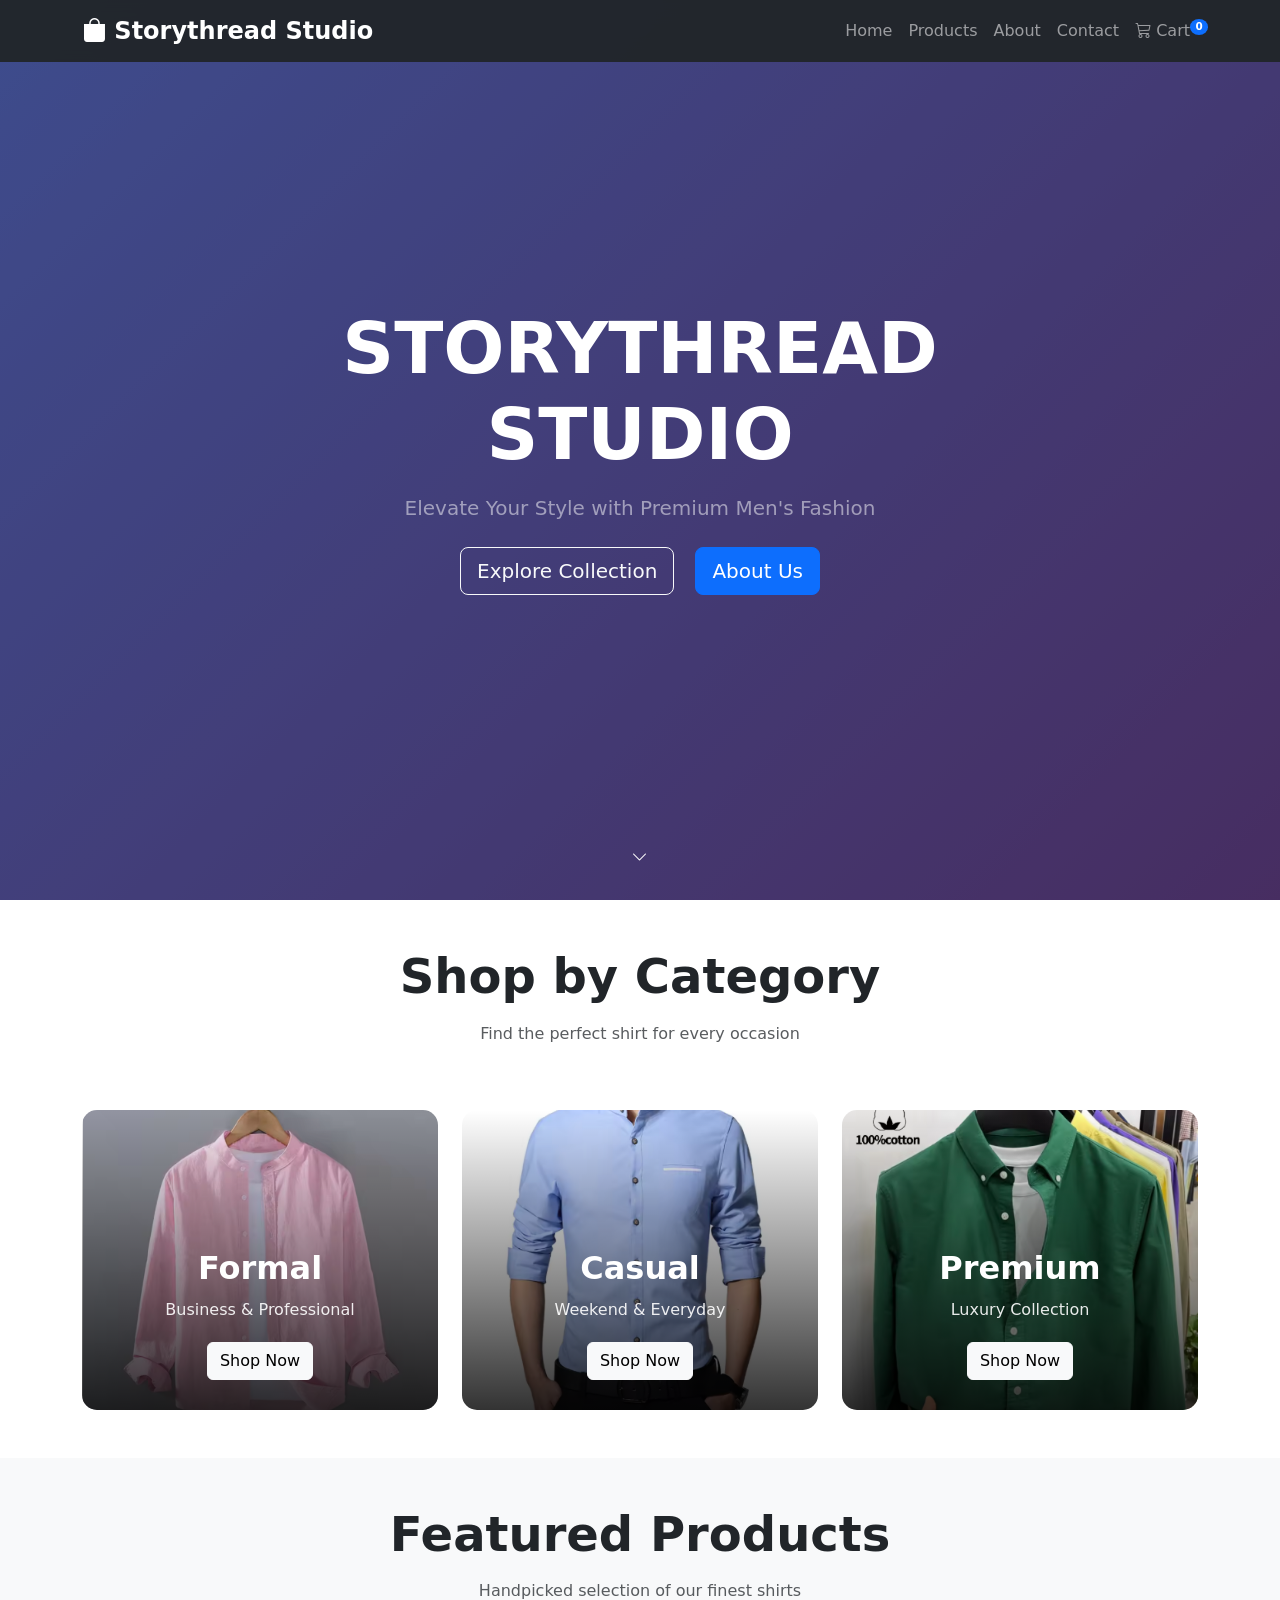
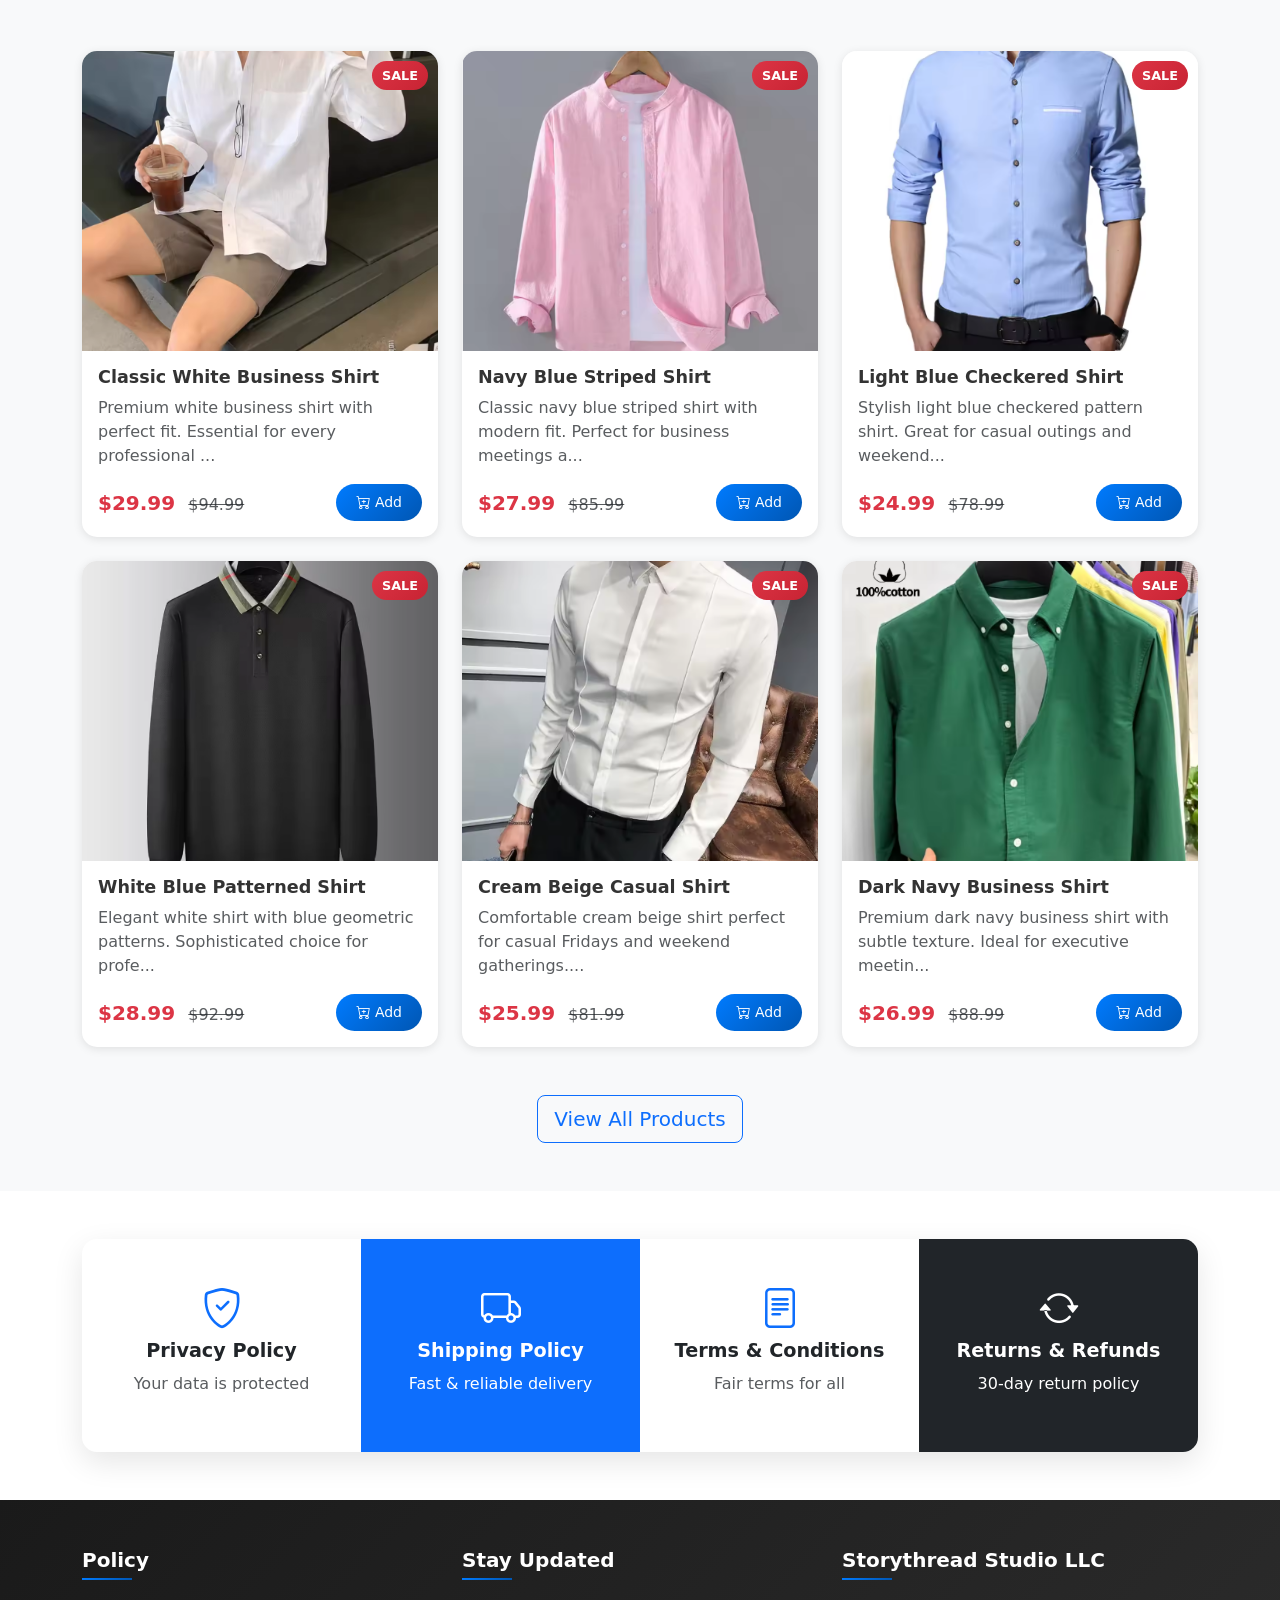
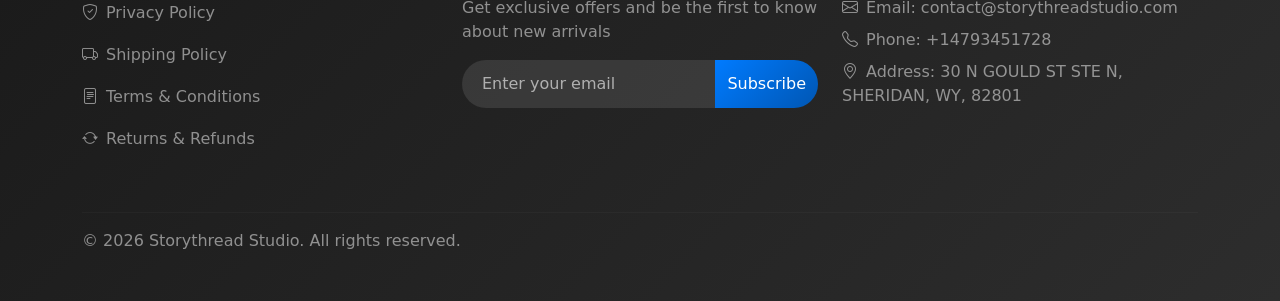
<file: index.html>
<!DOCTYPE html>
<html lang="en">
<head>
    <meta charset="UTF-8">
    <meta name="viewport" content="width=device-width, initial-scale=1.0">
    <title>Storythread Studio - Premium Men's Fashion</title>
    
    <!-- Bootstrap CSS -->
    <link href="https://cdn.jsdelivr.net/npm/bootstrap@5.3.0/dist/css/bootstrap.min.css" rel="stylesheet">
    <!-- Bootstrap Icons -->
    <link rel="stylesheet" href="https://cdn.jsdelivr.net/npm/bootstrap-icons@1.11.0/font/bootstrap-icons.css">
    <!-- Custom CSS -->
    <link rel="stylesheet" href="css/style.css">
</head>
<body>
    <!-- Navigation -->
    <nav class="navbar navbar-expand-lg navbar-dark bg-dark fixed-top">
        <div class="container">
            <a class="navbar-brand" href="index.html">
                <i class="bi bi-bag-fill"></i> Storythread Studio
            </a>
            <button class="navbar-toggler" type="button" data-bs-toggle="collapse" data-bs-target="#navbarNav">
                <span class="navbar-toggler-icon"></span>
            </button>
            <div class="collapse navbar-collapse" id="navbarNav">
                <ul class="navbar-nav ms-auto">
                    <li class="nav-item">
                        <a class="nav-link" href="index.html">Home</a>
                    </li>
                    <li class="nav-item">
                        <a class="nav-link" href="products.html">Products</a>
                    </li>
                    <li class="nav-item">
                        <a class="nav-link" href="about.html">About</a>
                    </li>
                    <li class="nav-item">
                        <a class="nav-link" href="contact.html">Contact</a>
                    </li>
                    <li class="nav-item">
                        <a class="nav-link" href="cart.html">
                            <i class="bi bi-cart3"></i> Cart
                            <span class="badge bg-primary cart-count">0</span>
                        </a>
                    </li>
                </ul>
            </div>
        </div>
    </nav>

    <!-- Hero Section -->
    <section class="hero-section-modern">
        <div class="hero-overlay"></div>
        <div class="container h-100">
            <div class="row h-100 align-items-center">
                <div class="col-lg-12 text-center">
                    <div class="hero-content">
                        <h1 class="display-2 fw-bold text-white mb-3 animate-fade-in">STORYTHREAD STUDIO</h1>
                        <p class="lead text-white-50 mb-4 animate-slide-up">Elevate Your Style with Premium Men's Fashion</p>
                        <div class="hero-buttons animate-slide-up-delay">
                            <a href="#products" class="btn btn-outline-light btn-lg me-3">Explore Collection</a>
                            <a href="about.html" class="btn btn-primary btn-lg">About Us</a>
                        </div>
                    </div>
                </div>
            </div>
        </div>
        <div class="scroll-indicator">
            <i class="bi bi-chevron-down text-white"></i>
        </div>
    </section>

    <!-- Categories Section -->
    <section class="py-5">
        <div class="container">
            <div class="row text-center mb-5">
                <div class="col-lg-8 mx-auto">
                    <h2 class="display-5 fw-bold mb-3">Shop by Category</h2>
                    <p class="text-muted">Find the perfect shirt for every occasion</p>
                </div>
            </div>
            <div class="row g-4">
                <div class="col-md-4">
                    <div class="category-card">
                        <div class="category-image">
                            <img src="san pham 2/Ảnh chụp màn hình 2026-03-25 174828.png" alt="Formal Shirts">
                        </div>
                        <div class="category-overlay">
                            <h3>Formal</h3>
                            <p>Business & Professional</p>
                            <a href="products.html?category=formal" class="btn btn-light">Shop Now</a>
                        </div>
                    </div>
                </div>
                <div class="col-md-4">
                    <div class="category-card">
                        <div class="category-image">
                            <img src="san pham 3/Ảnh chụp màn hình 2026-03-25 175047.png" alt="Casual Shirts">
                        </div>
                        <div class="category-overlay">
                            <h3>Casual</h3>
                            <p>Weekend & Everyday</p>
                            <a href="products.html?category=casual" class="btn btn-light">Shop Now</a>
                        </div>
                    </div>
                </div>
                <div class="col-md-4">
                    <div class="category-card">
                        <div class="category-image">
                            <img src="san pham 6/Ảnh chụp màn hình 2026-03-25 175507.png" alt="Premium Collection">
                        </div>
                        <div class="category-overlay">
                            <h3>Premium</h3>
                            <p>Luxury Collection</p>
                            <a href="products.html?category=premium" class="btn btn-light">Shop Now</a>
                        </div>
                    </div>
                </div>
            </div>
        </div>
    </section>

    <!-- Featured Products -->
    <section id="products" class="py-5 bg-light">
        <div class="container">
            <div class="text-center mb-5">
                <h2 class="display-5 fw-bold mb-3">Featured Products</h2>
                <p class="text-muted">Handpicked selection of our finest shirts</p>
            </div>
            <div class="row" id="product-grid">
                <!-- Products will be loaded here by JavaScript -->
            </div>
            <div class="text-center mt-4">
                <a href="products.html" class="btn btn-outline-primary btn-lg">View All Products</a>
            </div>
        </div>
    </section>

    <!-- Features Grid -->
    <section class="py-5">
        <div class="container">
            <div class="row g-0 features-grid">
                <div class="col-lg-3 col-md-6 feature-item">
                    <div class="feature-content text-center">
                        <i class="bi bi-shield-check fs-1 text-primary mb-3"></i>
                        <h4><a href="privacy-policy.html" class="text-decoration-none text-dark">Privacy Policy</a></h4>
                        <p class="text-muted">Your data is protected</p>
                    </div>
                </div>
                <div class="col-lg-3 col-md-6 feature-item bg-primary">
                    <div class="feature-content text-center text-white">
                        <i class="bi bi-truck fs-1 mb-3"></i>
                        <h4><a href="shipping-policy.html" class="text-decoration-none text-white">Shipping Policy</a></h4>
                        <p>Fast & reliable delivery</p>
                    </div>
                </div>
                <div class="col-lg-3 col-md-6 feature-item">
                    <div class="feature-content text-center">
                        <i class="bi bi-file-text fs-1 text-primary mb-3"></i>
                        <h4><a href="terms-conditions.html" class="text-decoration-none text-dark">Terms & Conditions</a></h4>
                        <p class="text-muted">Fair terms for all</p>
                    </div>
                </div>
                <div class="col-lg-3 col-md-6 feature-item bg-dark">
                    <div class="feature-content text-center text-white">
                        <i class="bi bi-arrow-repeat fs-1 mb-3"></i>
                        <h4><a href="returns-refunds.html" class="text-decoration-none text-white">Returns & Refunds</a></h4>
                        <p>30-day return policy</p>
                    </div>
                </div>
            </div>
        </div>
    </section>

    <!-- Newsletter Section -->

    <!-- Footer -->
    <footer class="bg-dark text-white py-5">
        <div class="container">
            <div class="row">
                <!-- Policy Section -->
                <div class="col-lg-4 col-md-6 mb-4">
                    <h5 class="mb-3">Policy</h5>
                    <ul class="list-unstyled">
                        <li class="mb-2">
                            <a href="privacy-policy.html" class="text-white-50 text-decoration-none">
                                <i class="bi bi-shield-check me-2"></i>Privacy Policy
                            </a>
                        </li>
                        <li class="mb-2">
                            <a href="shipping-policy.html" class="text-white-50 text-decoration-none">
                                <i class="bi bi-truck me-2"></i>Shipping Policy
                            </a>
                        </li>
                        <li class="mb-2">
                            <a href="terms-conditions.html" class="text-white-50 text-decoration-none">
                                <i class="bi bi-file-text me-2"></i>Terms & Conditions
                            </a>
                        </li>
                        <li class="mb-2">
                            <a href="returns-refunds.html" class="text-white-50 text-decoration-none">
                                <i class="bi bi-arrow-repeat me-2"></i>Returns & Refunds
                            </a>
                        </li>
                    </ul>
                </div>
                
                <!-- Stay Updated Section -->
                <div class="col-lg-4 col-md-6 mb-4">
                    <h5 class="mb-3">Stay Updated</h5>
                    <p class="text-white-50 mb-3">Get exclusive offers and be the first to know about new arrivals</p>
                    <form class="newsletter-form">
                        <div class="input-group mb-3">
                            <input type="email" class="form-control" placeholder="Enter your email" required>
                            <button class="btn btn-primary" type="submit">Subscribe</button>
                        </div>
                    </form>
                </div>
                
                <!-- Storythread Studio Section -->
                <div class="col-lg-4 col-md-12 mb-4">
                    <h5 class="mb-3">Storythread Studio LLC</h5>
                    <p class="text-white-50 mb-2">
                        <i class="bi bi-envelope me-2"></i>Email: contact@storythreadstudio.com
                    </p>
                    <p class="text-white-50 mb-2">
                        <i class="bi bi-telephone me-2"></i>Phone: +14793451728
                    </p>
                    <p class="text-white-50 mb-0">
                        <i class="bi bi-geo-alt me-2"></i>Address: 30 N GOULD ST STE N, SHERIDAN, WY, 82801
                    </p>
                </div>
            </div>
            
            <!-- Bottom Footer -->
            <hr class="border-secondary">
            <div class="row">
                <div class="col-md-6">
                    <p class="text-white-50 mb-0">&copy; 2026 Storythread Studio. All rights reserved.</p>
                </div>
            </div>
        </div>
    </footer>

    <!-- Bootstrap JS -->
    <script src="https://cdn.jsdelivr.net/npm/bootstrap@5.3.0/dist/js/bootstrap.bundle.min.js"></script>
    <!-- Custom JS -->
    <script src="js/main.js"></script>
</body>
</html>
</file>
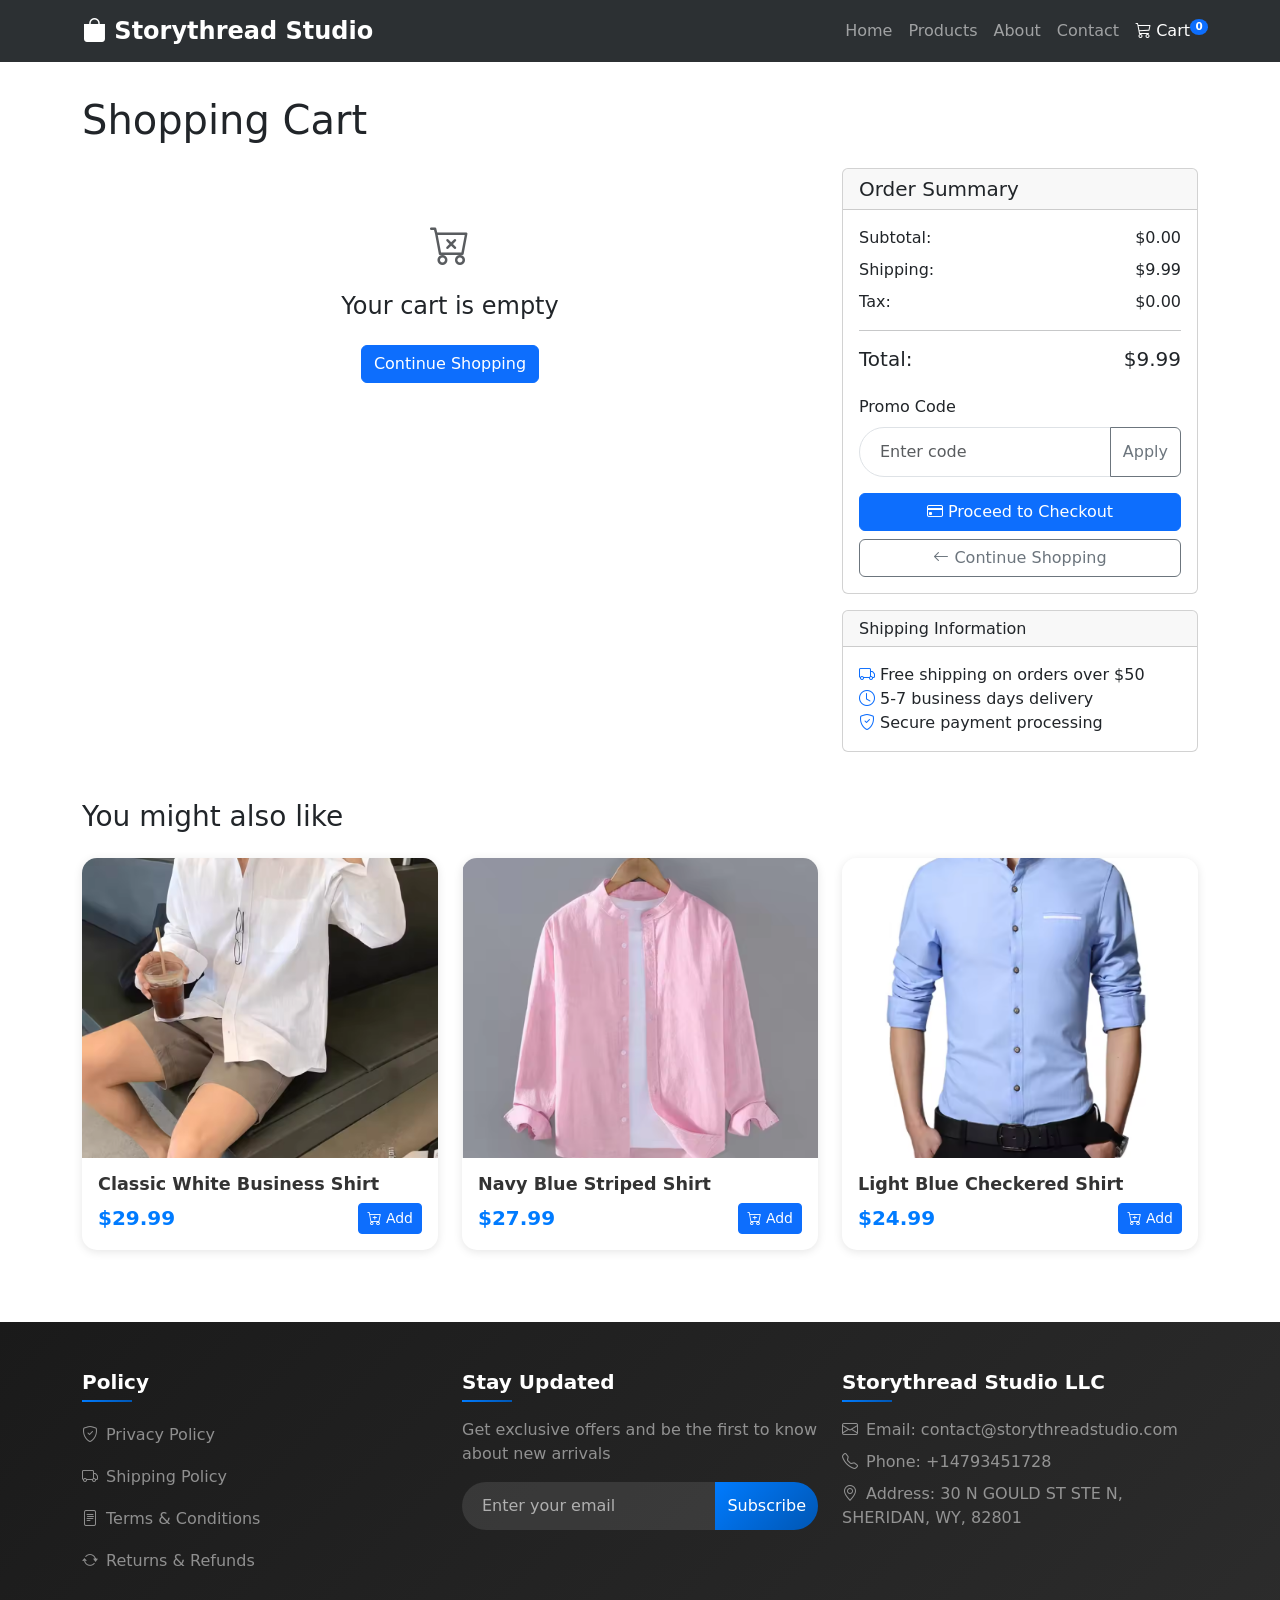
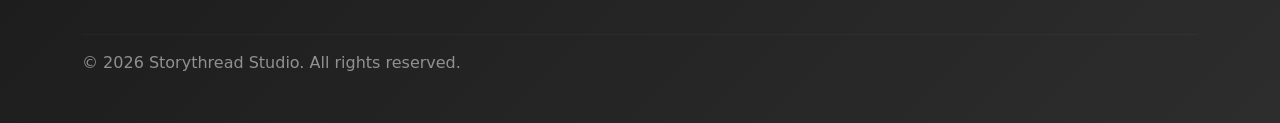
<file: cart.html>
<!DOCTYPE html>
<html lang="en">
<head>
    <meta charset="UTF-8">
    <meta name="viewport" content="width=device-width, initial-scale=1.0">
    <title>Shopping Cart - Storythread Studio</title>
    
    <!-- Bootstrap CSS -->
    <link href="https://cdn.jsdelivr.net/npm/bootstrap@5.3.0/dist/css/bootstrap.min.css" rel="stylesheet">
    <!-- Bootstrap Icons -->
    <link rel="stylesheet" href="https://cdn.jsdelivr.net/npm/bootstrap-icons@1.11.0/font/bootstrap-icons.css">
    <!-- Custom CSS -->
    <link rel="stylesheet" href="css/style.css">
</head>
<body>
    <!-- Navigation -->
    <nav class="navbar navbar-expand-lg navbar-dark bg-dark fixed-top">
        <div class="container">
            <a class="navbar-brand" href="index.html">
                <i class="bi bi-bag-fill"></i> Storythread Studio
            </a>
            <button class="navbar-toggler" type="button" data-bs-toggle="collapse" data-bs-target="#navbarNav">
                <span class="navbar-toggler-icon"></span>
            </button>
            <div class="collapse navbar-collapse" id="navbarNav">
                <ul class="navbar-nav ms-auto">
                    <li class="nav-item">
                        <a class="nav-link" href="index.html">Home</a>
                    </li>
                    <li class="nav-item">
                        <a class="nav-link" href="products.html">Products</a>
                    </li>
                    <li class="nav-item">
                        <a class="nav-link" href="about.html">About</a>
                    </li>
                    <li class="nav-item">
                        <a class="nav-link" href="contact.html">Contact</a>
                    </li>
                    <li class="nav-item">
                        <a class="nav-link active" href="cart.html">
                            <i class="bi bi-cart3"></i> Cart
                            <span class="badge bg-primary cart-count">0</span>
                        </a>
                    </li>
                </ul>
            </div>
        </div>
    </nav>

    <!-- Cart Section -->
    <section class="py-5 mt-5">
        <div class="container">
            <h1 class="mb-4">Shopping Cart</h1>
            
            <div class="row">
                <div class="col-lg-8">
                    <div id="cart-items">
                        <!-- Cart items will be loaded by JavaScript -->
                    </div>
                </div>
                
                <div class="col-lg-4">
                    <div class="card">
                        <div class="card-header">
                            <h5 class="mb-0">Order Summary</h5>
                        </div>
                        <div class="card-body">
                            <div class="d-flex justify-content-between mb-2">
                                <span>Subtotal:</span>
                                <span id="cart-subtotal">$0.00</span>
                            </div>
                            <div class="d-flex justify-content-between mb-2">
                                <span>Shipping:</span>
                                <span id="shipping-cost">$0.00</span>
                            </div>
                            <div class="d-flex justify-content-between mb-2">
                                <span>Tax:</span>
                                <span id="tax-cost">$0.00</span>
                            </div>
                            <hr>
                            <div class="d-flex justify-content-between mb-3">
                                <h5>Total:</h5>
                                <h5 id="cart-total">$0.00</h5>
                            </div>
                            
                            <div class="mb-3">
                                <label for="promo-code" class="form-label">Promo Code</label>
                                <div class="input-group">
                                    <input type="text" class="form-control" id="promo-code" placeholder="Enter code">
                                    <button class="btn btn-outline-secondary" type="button" onclick="applyPromoCode()">Apply</button>
                                </div>
                            </div>
                            
                            <button class="btn btn-primary w-100 mb-2" onclick="proceedToCheckout()">
                                <i class="bi bi-credit-card"></i> Proceed to Checkout
                            </button>
                            <a href="index.html" class="btn btn-outline-secondary w-100">
                                <i class="bi bi-arrow-left"></i> Continue Shopping
                            </a>
                        </div>
                    </div>
                    
                    <!-- Shipping Info -->
                    <div class="card mt-3">
                        <div class="card-header">
                            <h6 class="mb-0">Shipping Information</h6>
                        </div>
                        <div class="card-body">
                            <ul class="list-unstyled mb-0">
                                <li><i class="bi bi-truck text-primary"></i> Free shipping on orders over $50</li>
                                <li><i class="bi bi-clock text-primary"></i> 5-7 business days delivery</li>
                                <li><i class="bi bi-shield-check text-primary"></i> Secure payment processing</li>
                            </ul>
                        </div>
                    </div>
                </div>
            </div>
            
            <!-- Recommended Products -->
            <div class="row mt-5">
                <div class="col-12">
                    <h3 class="mb-4">You might also like</h3>
                    <div class="row" id="recommended-products">
                        <!-- Recommended products will be loaded by JavaScript -->
                    </div>
                </div>
            </div>
        </div>
    </section>

    <!-- Checkout Modal -->
    <div class="modal fade" id="checkoutModal" tabindex="-1">
        <div class="modal-dialog modal-lg">
            <div class="modal-content">
                <div class="modal-header">
                    <h5 class="modal-title">Checkout</h5>
                    <button type="button" class="btn-close" data-bs-dismiss="modal"></button>
                </div>
                <div class="modal-body">
                    <form id="checkout-form">
                        <div class="row">
                            <div class="col-md-6">
                                <h6 class="mb-3">Billing Information</h6>
                                <div class="mb-3">
                                    <label for="firstName" class="form-label">First Name</label>
                                    <input type="text" class="form-control" id="firstName" required>
                                </div>
                                <div class="mb-3">
                                    <label for="lastName" class="form-label">Last Name</label>
                                    <input type="text" class="form-control" id="lastName" required>
                                </div>
                                <div class="mb-3">
                                    <label for="email" class="form-label">Email</label>
                                    <input type="email" class="form-control" id="email" required>
                                </div>
                                <div class="mb-3">
                                    <label for="phone" class="form-label">Phone</label>
                                    <input type="tel" class="form-control" id="phone" required>
                                </div>
                            </div>
                            <div class="col-md-6">
                                <h6 class="mb-3">Shipping Address</h6>
                                <div class="mb-3">
                                    <label for="address" class="form-label">Address</label>
                                    <input type="text" class="form-control" id="address" required>
                                </div>
                                <div class="mb-3">
                                    <label for="city" class="form-label">City</label>
                                    <input type="text" class="form-control" id="city" required>
                                </div>
                                <div class="mb-3">
                                    <label for="state" class="form-label">State</label>
                                    <input type="text" class="form-control" id="state" required>
                                </div>
                                <div class="mb-3">
                                    <label for="zipCode" class="form-label">ZIP Code</label>
                                    <input type="text" class="form-control" id="zipCode" required>
                                </div>
                            </div>
                        </div>
                        
                        <h6 class="mb-3 mt-4">Payment Information</h6>
                        <div class="mb-3">
                            <label for="cardNumber" class="form-label">Card Number</label>
                            <input type="text" class="form-control" id="cardNumber" placeholder="1234 5678 9012 3456" required>
                        </div>
                        <div class="row">
                            <div class="col-md-6">
                                <div class="mb-3">
                                    <label for="expiry" class="form-label">Expiry Date</label>
                                    <input type="text" class="form-control" id="expiry" placeholder="MM/YY" required>
                                </div>
                            </div>
                            <div class="col-md-6">
                                <div class="mb-3">
                                    <label for="cvv" class="form-label">CVV</label>
                                    <input type="text" class="form-control" id="cvv" placeholder="123" required>
                                </div>
                            </div>
                        </div>
                    </form>
                </div>
                <div class="modal-footer">
                    <button type="button" class="btn btn-secondary" data-bs-dismiss="modal">Cancel</button>
                    <button type="button" class="btn btn-primary" onclick="completeOrder()">Complete Order</button>
                </div>
            </div>
        </div>
    </div>

    <!-- Footer -->
    <footer class="bg-dark text-white py-5">
        <div class="container">
            <div class="row">
                <!-- Policy Section -->
                <div class="col-lg-4 col-md-6 mb-4">
                    <h5 class="mb-3">Policy</h5>
                    <ul class="list-unstyled">
                        <li class="mb-2">
                            <a href="privacy-policy.html" class="text-white-50 text-decoration-none">
                                <i class="bi bi-shield-check me-2"></i>Privacy Policy
                            </a>
                        </li>
                        <li class="mb-2">
                            <a href="shipping-policy.html" class="text-white-50 text-decoration-none">
                                <i class="bi bi-truck me-2"></i>Shipping Policy
                            </a>
                        </li>
                        <li class="mb-2">
                            <a href="terms-conditions.html" class="text-white-50 text-decoration-none">
                                <i class="bi bi-file-text me-2"></i>Terms & Conditions
                            </a>
                        </li>
                        <li class="mb-2">
                            <a href="returns-refunds.html" class="text-white-50 text-decoration-none">
                                <i class="bi bi-arrow-repeat me-2"></i>Returns & Refunds
                            </a>
                        </li>
                    </ul>
                </div>
                
                <!-- Stay Updated Section -->
                <div class="col-lg-4 col-md-6 mb-4">
                    <h5 class="mb-3">Stay Updated</h5>
                    <p class="text-white-50 mb-3">Get exclusive offers and be the first to know about new arrivals</p>
                    <form class="newsletter-form">
                        <div class="input-group mb-3">
                            <input type="email" class="form-control" placeholder="Enter your email" required>
                            <button class="btn btn-primary" type="submit">Subscribe</button>
                        </div>
                    </form>
                </div>
                
                <!-- Storythread Studio Section -->
                <div class="col-lg-4 col-md-12 mb-4">
                    <h5 class="mb-3">Storythread Studio LLC</h5>
                    <p class="text-white-50 mb-2">
                        <i class="bi bi-envelope me-2"></i>Email: contact@storythreadstudio.com
                    </p>
                    <p class="text-white-50 mb-2">
                        <i class="bi bi-telephone me-2"></i>Phone: +14793451728
                    </p>
                    <p class="text-white-50 mb-0">
                        <i class="bi bi-geo-alt me-2"></i>Address: 30 N GOULD ST STE N, SHERIDAN, WY, 82801
                    </p>
                </div>
            </div>
            
            <!-- Bottom Footer -->
            <hr class="border-secondary">
            <div class="row">
                <div class="col-md-6">
                    <p class="text-white-50 mb-0">&copy; 2026 Storythread Studio. All rights reserved.</p>
                </div>
            </div>
        </div>
    </footer>

    <!-- Bootstrap JS -->
    <script src="https://cdn.jsdelivr.net/npm/bootstrap@5.3.0/dist/js/bootstrap.bundle.min.js"></script>
    <!-- Custom JS -->
    <script src="js/main.js"></script>
    
    <script>
        // Additional cart-specific functions
        let promoApplied = false;
        let discountAmount = 0;

        function updateOrderSummary() {
            const subtotal = cart.reduce((sum, item) => sum + (item.price * item.quantity), 0);
            const shipping = subtotal > 50 ? 0 : 9.99;
            const tax = subtotal * 0.08; // 8% tax
            const total = subtotal + shipping + tax - discountAmount;

            document.getElementById('cart-subtotal').textContent = `$${subtotal.toFixed(2)}`;
            document.getElementById('shipping-cost').textContent = shipping === 0 ? 'FREE' : `$${shipping.toFixed(2)}`;
            document.getElementById('tax-cost').textContent = `$${tax.toFixed(2)}`;
            document.getElementById('cart-total').textContent = `$${total.toFixed(2)}`;
        }

        function applyPromoCode() {
            const promoCode = document.getElementById('promo-code').value.toUpperCase();
            
            if (promoApplied) {
                showToast('Promo code already applied', 'error');
                return;
            }

            // Simple promo code logic
            if (promoCode === 'SAVE10') {
                discountAmount = 10;
                promoApplied = true;
                updateOrderSummary();
                showToast('Promo code applied! $10 discount', 'success');
                document.getElementById('promo-code').disabled = true;
            } else if (promoCode === 'SAVE20') {
                const subtotal = cart.reduce((sum, item) => sum + (item.price * item.quantity), 0);
                discountAmount = subtotal * 0.2; // 20% discount
                promoApplied = true;
                updateOrderSummary();
                showToast('Promo code applied! 20% discount', 'success');
                document.getElementById('promo-code').disabled = true;
            } else {
                showToast('Invalid promo code', 'error');
            }
        }

        function proceedToCheckout() {
            if (cart.length === 0) {
                showToast('Your cart is empty', 'error');
                return;
            }
            
            const modal = new bootstrap.Modal(document.getElementById('checkoutModal'));
            modal.show();
        }

        function completeOrder() {
            const form = document.getElementById('checkout-form');
            
            if (!form.checkValidity()) {
                form.reportValidity();
                return;
            }

            // Simulate order completion
            showToast('Order placed successfully! Thank you for your purchase.', 'success');
            
            // Clear cart
            cart = [];
            saveCart();
            updateCartCount();
            displayCart();
            updateOrderSummary();
            
            // Close modal
            const modal = bootstrap.Modal.getInstance(document.getElementById('checkoutModal'));
            modal.hide();
            
            // Reset form
            form.reset();
            promoApplied = false;
            discountAmount = 0;
            document.getElementById('promo-code').disabled = false;
            document.getElementById('promo-code').value = '';
        }

        // Load recommended products
        function loadRecommendedProducts() {
            const recommendedContainer = document.getElementById('recommended-products');
            if (!recommendedContainer) return;

            const recommended = products.slice(0, 3); // Show first 3 products as recommendations
            
            recommendedContainer.innerHTML = recommended.map(product => `
                <div class="col-md-4 mb-4">
                    <div class="card product-card clickable-product" onclick="window.location.href='product-detail.html?id=${product.id}'">
                        <img src="${product.images[0]}" class="card-img-top product-image" alt="${product.name}">
                        <div class="card-body">
                            <h6 class="card-title product-title">${product.name}</h6>
                            <div class="d-flex justify-content-between align-items-center">
                                <span class="product-price">$${product.price}</span>
                                <button class="btn btn-primary btn-sm" onclick="event.stopPropagation(); addToCart(${product.id})">
                                    <i class="bi bi-cart-plus"></i> Add
                                </button>
                            </div>
                        </div>
                    </div>
                </div>
            `).join('');
        }

        // Override the displayCart function to include order summary update
        const originalDisplayCart = displayCart;
        displayCart = function() {
            originalDisplayCart();
            updateOrderSummary();
            loadRecommendedProducts();
        };
    </script>
</body>
</html>
</file>
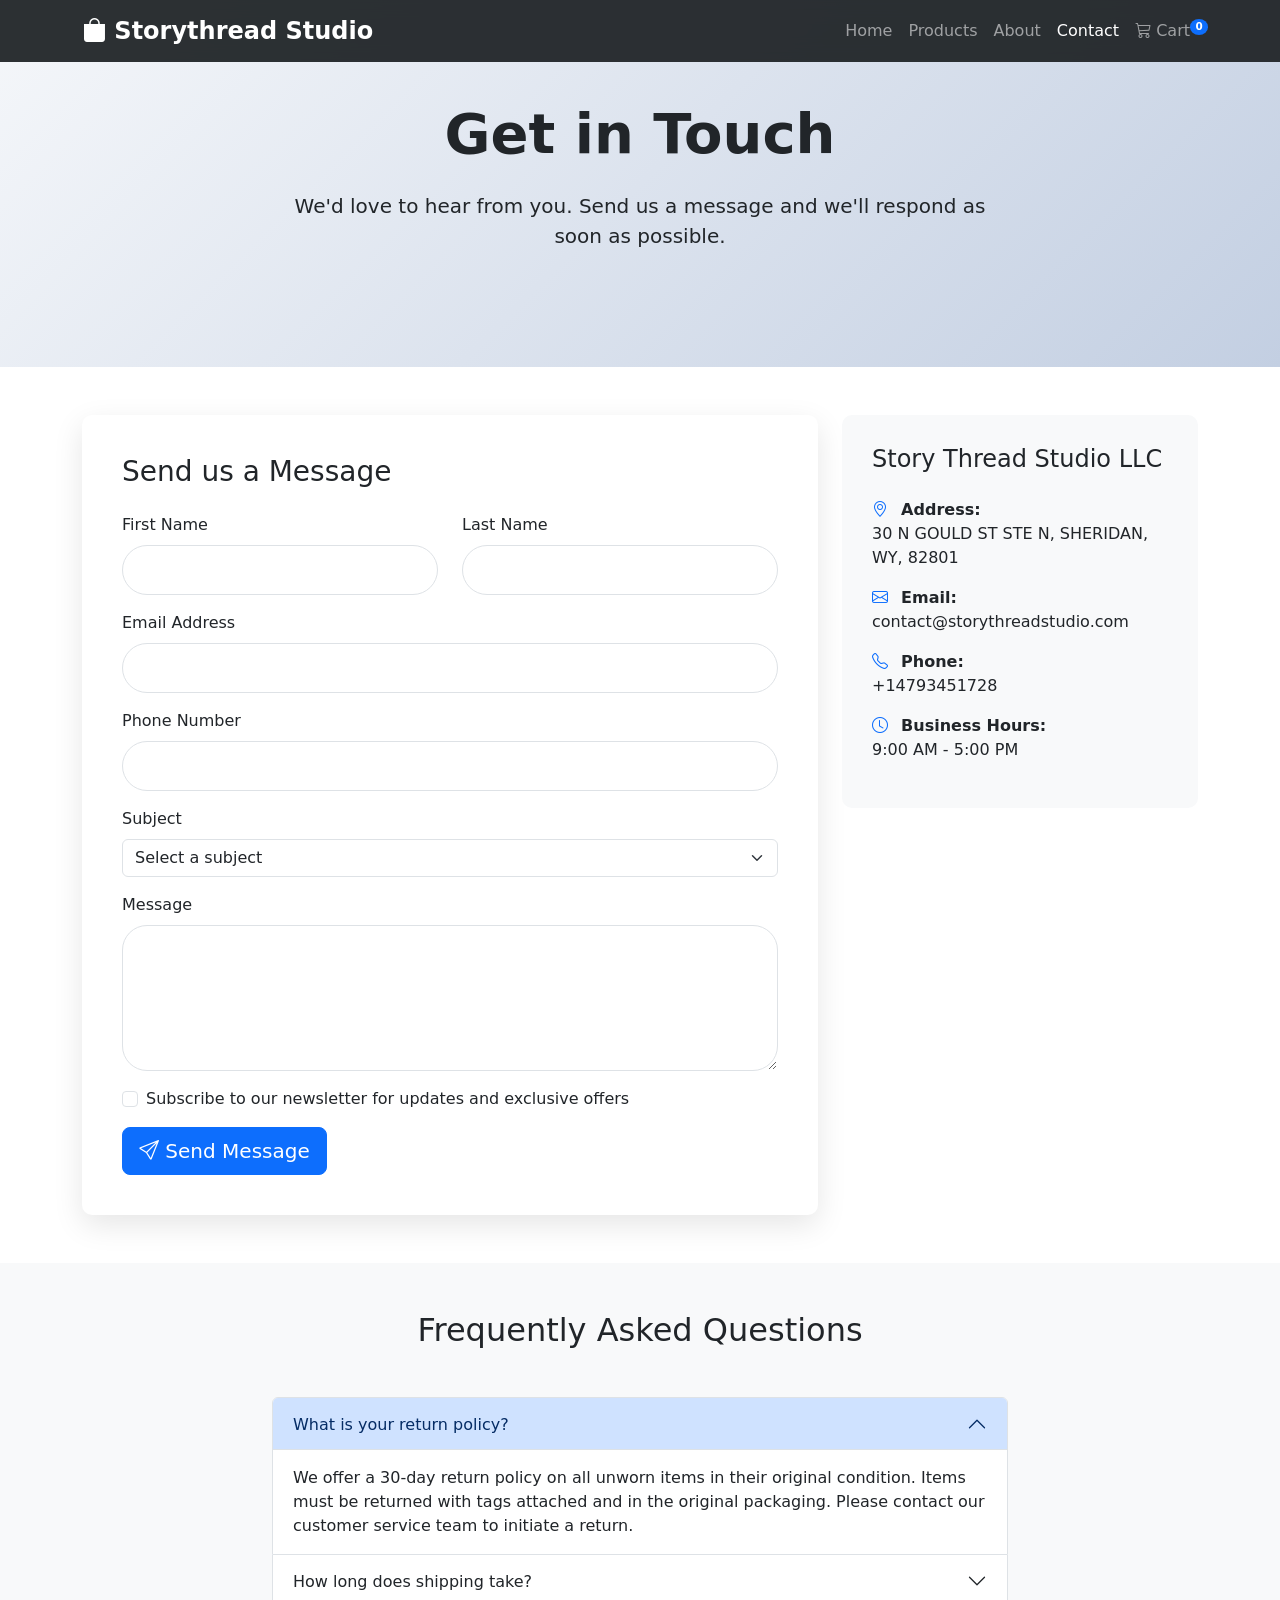
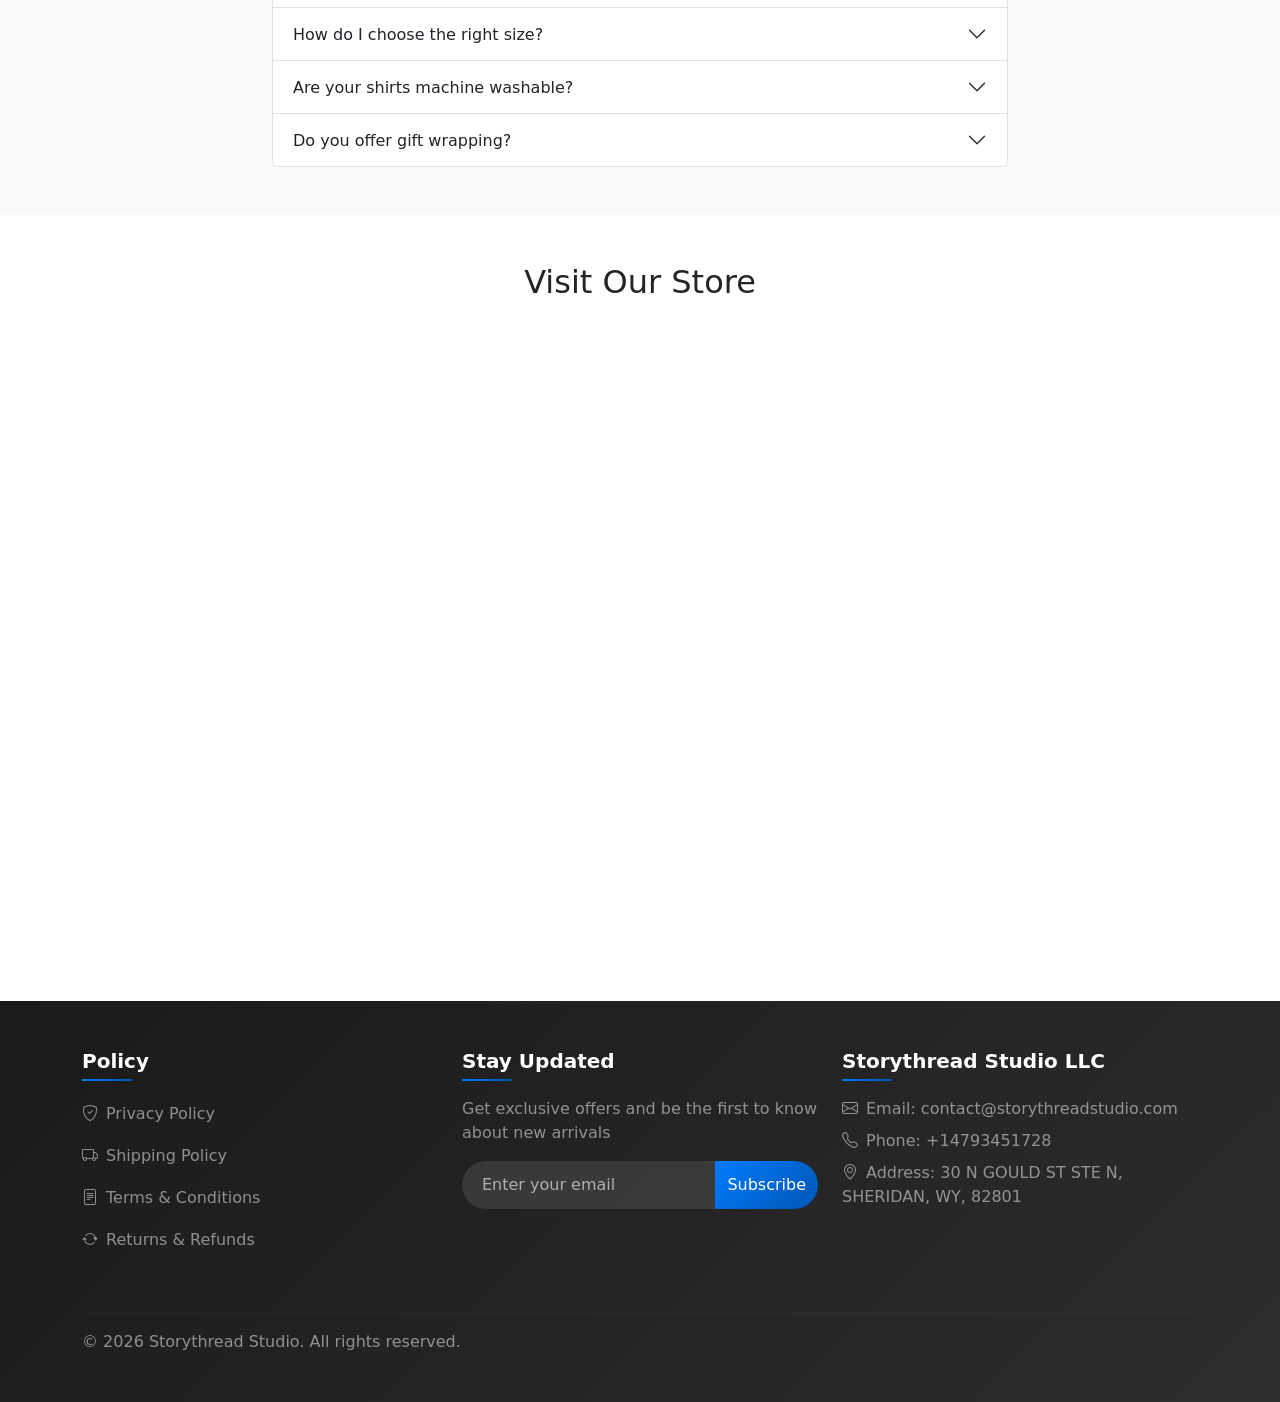
<file: contact.html>
<!DOCTYPE html>
<html lang="en">
<head>
    <meta charset="UTF-8">
    <meta name="viewport" content="width=device-width, initial-scale=1.0">
    <title>Contact Us - Storythread Studio</title>
    
    <!-- Bootstrap CSS -->
    <link href="https://cdn.jsdelivr.net/npm/bootstrap@5.3.0/dist/css/bootstrap.min.css" rel="stylesheet">
    <!-- Bootstrap Icons -->
    <link rel="stylesheet" href="https://cdn.jsdelivr.net/npm/bootstrap-icons@1.11.0/font/bootstrap-icons.css">
    <!-- Custom CSS -->
    <link rel="stylesheet" href="css/style.css">
</head>
<body>
    <!-- Navigation -->
    <nav class="navbar navbar-expand-lg navbar-dark bg-dark fixed-top">
        <div class="container">
            <a class="navbar-brand" href="index.html">
                <i class="bi bi-bag-fill"></i> Storythread Studio
            </a>
            <button class="navbar-toggler" type="button" data-bs-toggle="collapse" data-bs-target="#navbarNav">
                <span class="navbar-toggler-icon"></span>
            </button>
            <div class="collapse navbar-collapse" id="navbarNav">
                <ul class="navbar-nav ms-auto">
                    <li class="nav-item">
                        <a class="nav-link" href="index.html">Home</a>
                    </li>
                    <li class="nav-item">
                        <a class="nav-link" href="products.html">Products</a>
                    </li>
                    <li class="nav-item">
                        <a class="nav-link" href="about.html">About</a>
                    </li>
                    <li class="nav-item">
                        <a class="nav-link active" href="contact.html">Contact</a>
                    </li>
                    <li class="nav-item">
                        <a class="nav-link" href="cart.html">
                            <i class="bi bi-cart3"></i> Cart
                            <span class="badge bg-primary cart-count">0</span>
                        </a>
                    </li>
                </ul>
            </div>
        </div>
    </nav>

    <!-- Contact Hero Section -->
    <section class="about-hero">
        <div class="container">
            <div class="row">
                <div class="col-lg-8 mx-auto text-center">
                    <h1 class="display-4 fw-bold mb-4">Get in Touch</h1>
                    <p class="lead">We'd love to hear from you. Send us a message and we'll respond as soon as possible.</p>
                </div>
            </div>
        </div>
    </section>

    <!-- Contact Section -->
    <section class="py-5">
        <div class="container">
            <div class="row">
                <div class="col-lg-8">
                    <div class="contact-form">
                        <h3 class="mb-4">Send us a Message</h3>
                        <form id="contact-form">
                            <div class="row">
                                <div class="col-md-6 mb-3">
                                    <label for="firstName" class="form-label">First Name</label>
                                    <input type="text" class="form-control" id="firstName" required>
                                </div>
                                <div class="col-md-6 mb-3">
                                    <label for="lastName" class="form-label">Last Name</label>
                                    <input type="text" class="form-control" id="lastName" required>
                                </div>
                            </div>
                            <div class="mb-3">
                                <label for="email" class="form-label">Email Address</label>
                                <input type="email" class="form-control" id="email" required>
                            </div>
                            <div class="mb-3">
                                <label for="phone" class="form-label">Phone Number</label>
                                <input type="tel" class="form-control" id="phone">
                            </div>
                            <div class="mb-3">
                                <label for="subject" class="form-label">Subject</label>
                                <select class="form-select" id="subject" required>
                                    <option value="">Select a subject</option>
                                    <option value="general">General Inquiry</option>
                                    <option value="order">Order Status</option>
                                    <option value="return">Returns & Exchanges</option>
                                    <option value="product">Product Information</option>
                                    <option value="feedback">Feedback</option>
                                </select>
                            </div>
                            <div class="mb-3">
                                <label for="message" class="form-label">Message</label>
                                <textarea class="form-control" id="message" rows="5" required></textarea>
                            </div>
                            <div class="mb-3 form-check">
                                <input type="checkbox" class="form-check-input" id="newsletter">
                                <label class="form-check-label" for="newsletter">
                                    Subscribe to our newsletter for updates and exclusive offers
                                </label>
                            </div>
                            <button type="submit" class="btn btn-primary btn-lg">
                                <i class="bi bi-send"></i> Send Message
                            </button>
                        </form>
                    </div>
                </div>
                
                <div class="col-lg-4">
                    <div class="contact-info mb-4">
                        <h4 class="mb-4">Story Thread Studio LLC</h4>
                        <div class="mb-3">
                            <i class="bi bi-geo-alt text-primary me-2"></i>
                            <strong>Address:</strong><br>
                            30 N GOULD ST STE N, SHERIDAN, WY, 82801
                        </div>
                        <div class="mb-3">
                            <i class="bi bi-envelope text-primary me-2"></i>
                            <strong>Email:</strong><br>
                            contact@storythreadstudio.com
                        </div>
                        <div class="mb-3">
                            <i class="bi bi-telephone text-primary me-2"></i>
                            <strong>Phone:</strong><br>
                            +14793451728
                        </div>
                        <div class="mb-3">
                            <i class="bi bi-clock text-primary me-2"></i>
                            <strong>Business Hours:</strong><br>
                            9:00 AM - 5:00 PM
                        </div>
                    </div>
                </div>
            </div>
        </div>
    </section>

    <!-- FAQ Section -->
    <section class="py-5 bg-light">
        <div class="container">
            <h2 class="text-center mb-5">Frequently Asked Questions</h2>
            <div class="row">
                <div class="col-lg-8 mx-auto">
                    <div class="accordion" id="faqAccordion">
                        <div class="accordion-item">
                            <h2 class="accordion-header" id="heading1">
                                <button class="accordion-button" type="button" data-bs-toggle="collapse" data-bs-target="#collapse1">
                                    What is your return policy?
                                </button>
                            </h2>
                            <div id="collapse1" class="accordion-collapse collapse show" data-bs-parent="#faqAccordion">
                                <div class="accordion-body">
                                    We offer a 30-day return policy on all unworn items in their original condition. Items must be returned with tags attached and in the original packaging. Please contact our customer service team to initiate a return.
                                </div>
                            </div>
                        </div>
                        <div class="accordion-item">
                            <h2 class="accordion-header" id="heading2">
                                <button class="accordion-button collapsed" type="button" data-bs-toggle="collapse" data-bs-target="#collapse2">
                                    How long does shipping take?
                                </button>
                            </h2>
                            <div id="collapse2" class="accordion-collapse collapse" data-bs-parent="#faqAccordion">
                                <div class="accordion-body">
                                    Standard shipping takes 5-7 business days. Express shipping (2-3 business days) is available for an additional fee. Free shipping is offered on orders over $50. International shipping times vary by location.
                                </div>
                            </div>
                        </div>
                        <div class="accordion-item">
                            <h2 class="accordion-header" id="heading3">
                                <button class="accordion-button collapsed" type="button" data-bs-toggle="collapse" data-bs-target="#collapse3">
                                    How do I choose the right size?
                                </button>
                            </h2>
                            <div id="collapse3" class="accordion-collapse collapse" data-bs-parent="#faqAccordion">
                                <div class="accordion-body">
                                    We provide a detailed size chart on each product page. We recommend measuring your chest and neck circumference and comparing with our size guide. If you're between sizes, we suggest sizing up for a more comfortable fit.
                                </div>
                            </div>
                        </div>
                        <div class="accordion-item">
                            <h2 class="accordion-header" id="heading4">
                                <button class="accordion-button collapsed" type="button" data-bs-toggle="collapse" data-bs-target="#collapse4">
                                    Are your shirts machine washable?
                                </button>
                            </h2>
                            <div id="collapse4" class="accordion-collapse collapse" data-bs-parent="#faqAccordion">
                                <div class="accordion-body">
                                    Yes, all our shirts are machine washable. We recommend washing in cold water on a gentle cycle and tumble drying on low heat. For best results, iron while slightly damp to maintain a crisp appearance.
                                </div>
                            </div>
                        </div>
                        <div class="accordion-item">
                            <h2 class="accordion-header" id="heading5">
                                <button class="accordion-button collapsed" type="button" data-bs-toggle="collapse" data-bs-target="#collapse5">
                                    Do you offer gift wrapping?
                                </button>
                            </h2>
                            <div id="collapse5" class="accordion-collapse collapse" data-bs-parent="#faqAccordion">
                                <div class="accordion-body">
                                    Yes, we offer premium gift wrapping services for a small additional fee. You can select this option during checkout and include a personalized message with your gift.
                                </div>
                            </div>
                        </div>
                    </div>
                </div>
            </div>
        </div>
    </section>

    <!-- Map Section -->
    <section class="py-5">
        <div class="container">
            <h2 class="text-center mb-4">Visit Our Store</h2>
            <div class="row">
                <div class="col-12">
                    <div class="ratio ratio-16x9">
                        <iframe src="https://www.google.com/maps/embed?pb=!1m18!1m12!1m3!1d3022.9663095919355!2d-74.00425878459418!3d40.74844097933028!2m3!1f0!2f0!3f0!3m2!1i1024!2i768!4f13.1!3m3!1m2!1s0x89c2593c6b5b4b6b%3A0x1234567890abcdef!2sEmpire%20State%20Building!5e0!3m2!1sen!2sus!4v1234567890" 
                                style="border:0;" allowfullscreen="" loading="lazy"></iframe>
                    </div>
                </div>
            </div>
        </div>
    </section>

    <!-- Footer -->
    <footer class="bg-dark text-white py-5">
        <div class="container">
            <div class="row">
                <!-- Policy Section -->
                <div class="col-lg-4 col-md-6 mb-4">
                    <h5 class="mb-3">Policy</h5>
                    <ul class="list-unstyled">
                        <li class="mb-2">
                            <a href="privacy-policy.html" class="text-white-50 text-decoration-none">
                                <i class="bi bi-shield-check me-2"></i>Privacy Policy
                            </a>
                        </li>
                        <li class="mb-2">
                            <a href="shipping-policy.html" class="text-white-50 text-decoration-none">
                                <i class="bi bi-truck me-2"></i>Shipping Policy
                            </a>
                        </li>
                        <li class="mb-2">
                            <a href="terms-conditions.html" class="text-white-50 text-decoration-none">
                                <i class="bi bi-file-text me-2"></i>Terms & Conditions
                            </a>
                        </li>
                        <li class="mb-2">
                            <a href="returns-refunds.html" class="text-white-50 text-decoration-none">
                                <i class="bi bi-arrow-repeat me-2"></i>Returns & Refunds
                            </a>
                        </li>
                    </ul>
                </div>
                
                <!-- Stay Updated Section -->
                <div class="col-lg-4 col-md-6 mb-4">
                    <h5 class="mb-3">Stay Updated</h5>
                    <p class="text-white-50 mb-3">Get exclusive offers and be the first to know about new arrivals</p>
                    <form class="newsletter-form">
                        <div class="input-group mb-3">
                            <input type="email" class="form-control" placeholder="Enter your email" required>
                            <button class="btn btn-primary" type="submit">Subscribe</button>
                        </div>
                    </form>
                </div>
                
                <!-- Storythread Studio Section -->
                <div class="col-lg-4 col-md-12 mb-4">
                    <h5 class="mb-3">Storythread Studio LLC</h5>
                    <p class="text-white-50 mb-2">
                        <i class="bi bi-envelope me-2"></i>Email: contact@storythreadstudio.com
                    </p>
                    <p class="text-white-50 mb-2">
                        <i class="bi bi-telephone me-2"></i>Phone: +14793451728
                    </p>
                    <p class="text-white-50 mb-0">
                        <i class="bi bi-geo-alt me-2"></i>Address: 30 N GOULD ST STE N, SHERIDAN, WY, 82801
                    </p>
                </div>
            </div>
            
            <!-- Bottom Footer -->
            <hr class="border-secondary">
            <div class="row">
                <div class="col-md-6">
                    <p class="text-white-50 mb-0">&copy; 2026 Storythread Studio. All rights reserved.</p>
                </div>
            </div>
        </div>
    </footer>

    <!-- Bootstrap JS -->
    <script src="https://cdn.jsdelivr.net/npm/bootstrap@5.3.0/dist/js/bootstrap.bundle.min.js"></script>
    <!-- Custom JS -->
    <script src="js/main.js"></script>
    
    <script>
        // Contact form submission
        document.getElementById('contact-form').addEventListener('submit', function(e) {
            e.preventDefault();
            
            // Get form data
            const formData = {
                firstName: document.getElementById('firstName').value,
                lastName: document.getElementById('lastName').value,
                email: document.getElementById('email').value,
                phone: document.getElementById('phone').value,
                subject: document.getElementById('subject').value,
                message: document.getElementById('message').value,
                newsletter: document.getElementById('newsletter').checked
            };
            
            // Simulate form submission
            showToast('Thank you for your message! We will get back to you soon.', 'success');
            
            // Reset form
            this.reset();
            
            // Log form data (in a real application, this would be sent to a server)
            console.log('Contact form submitted:', formData);
        });
    </script>
</body>
</html>
</file>
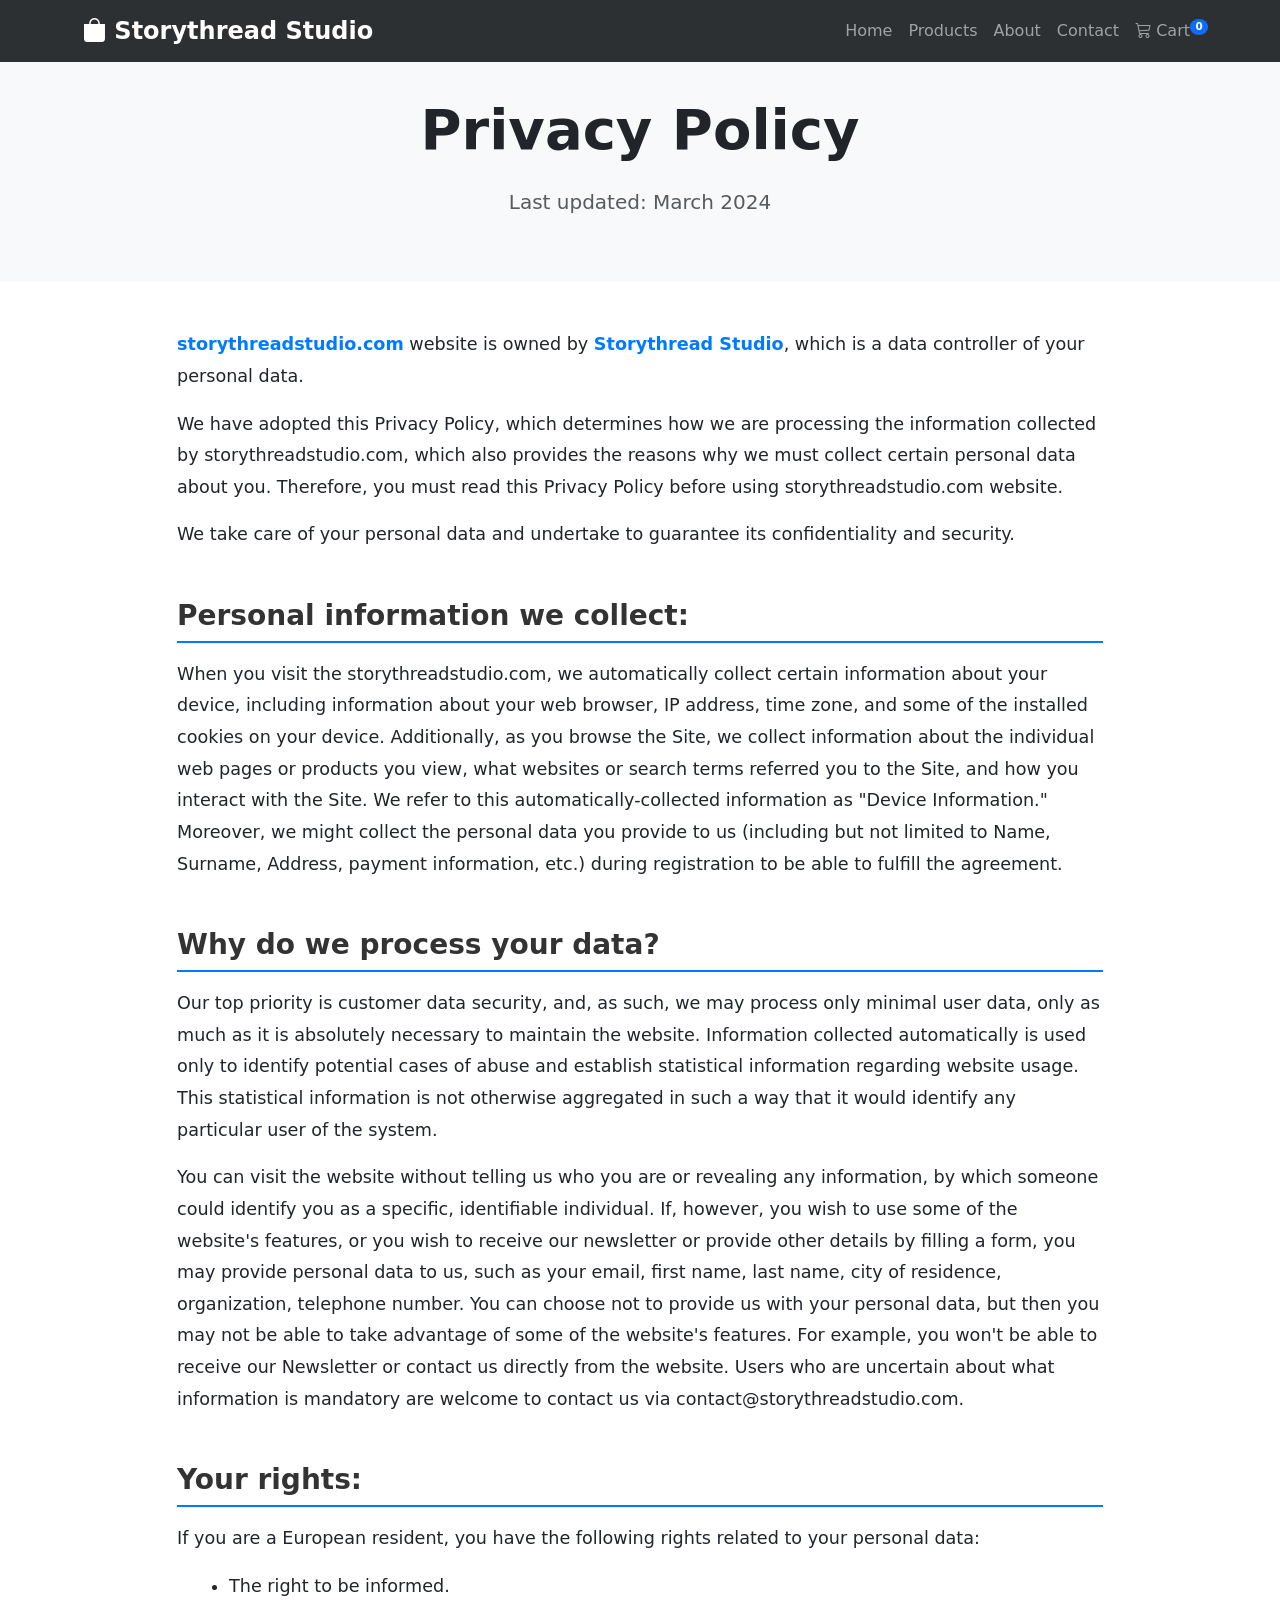
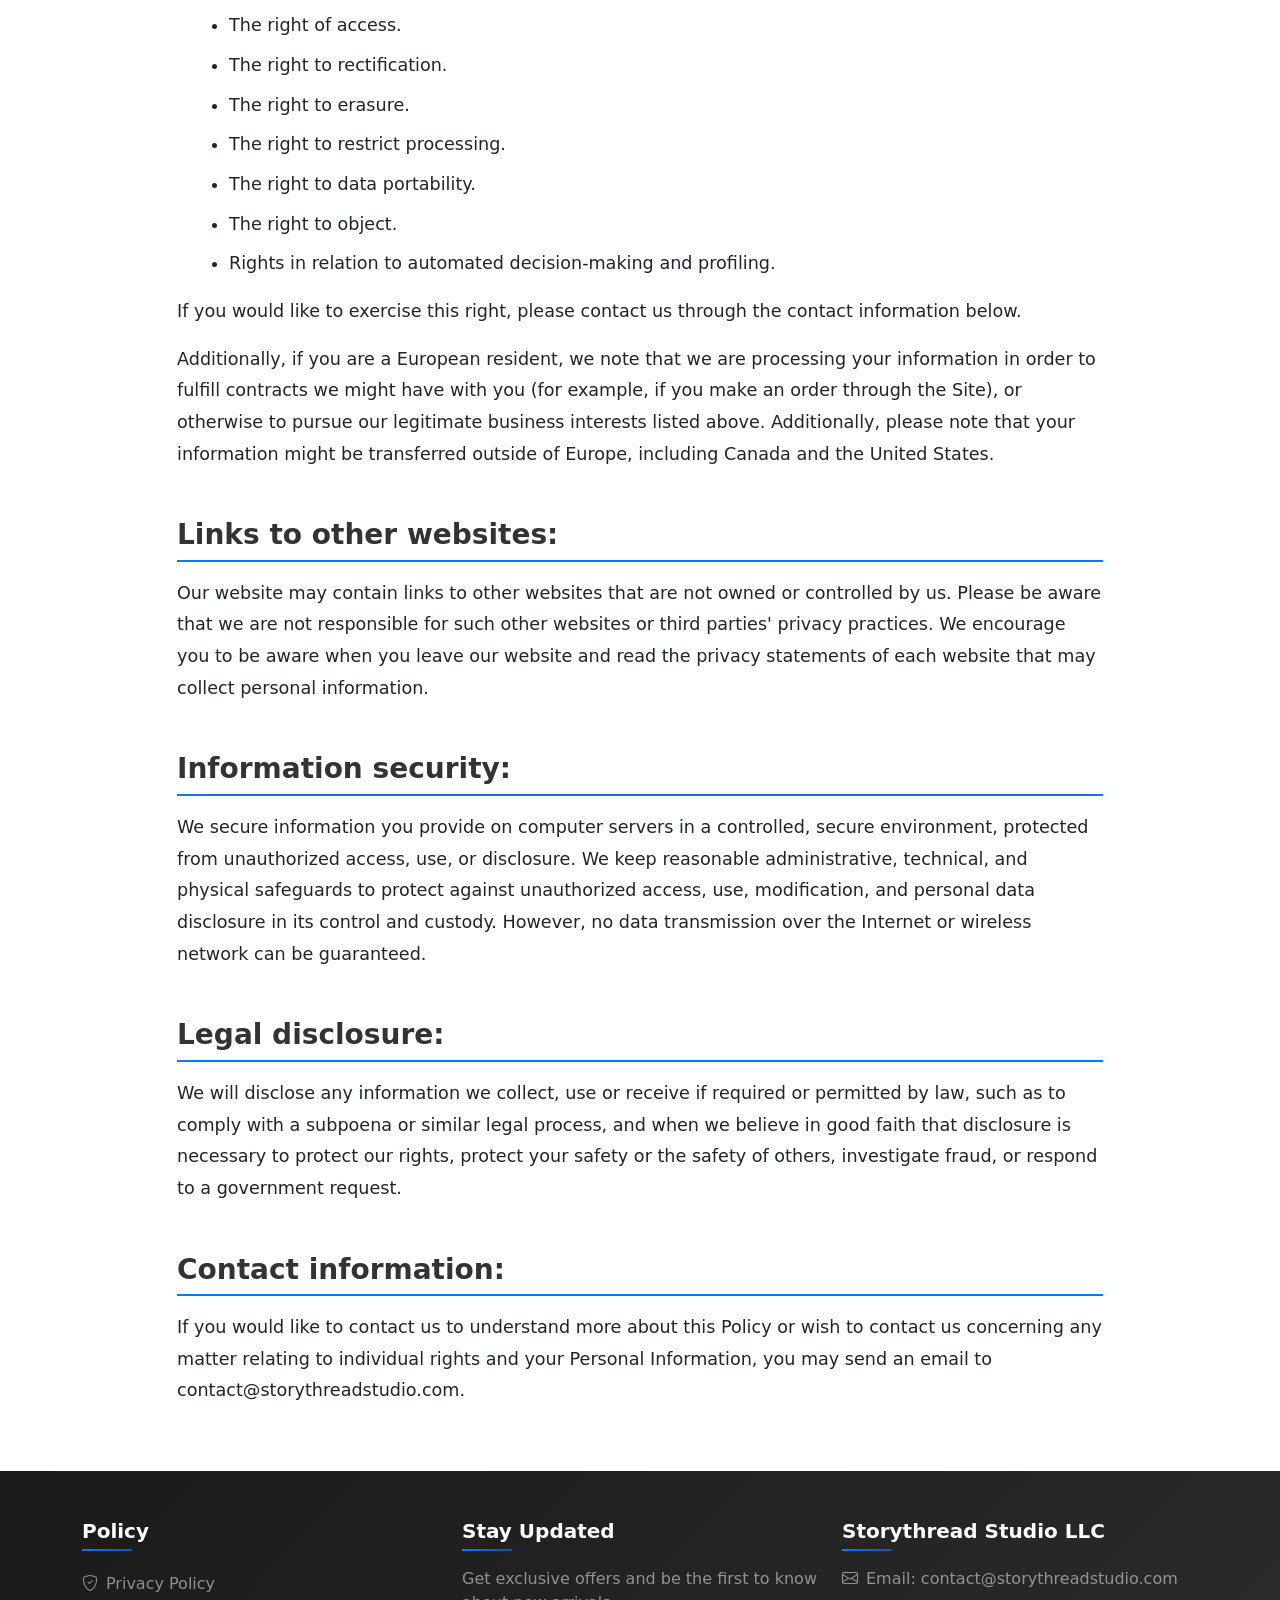
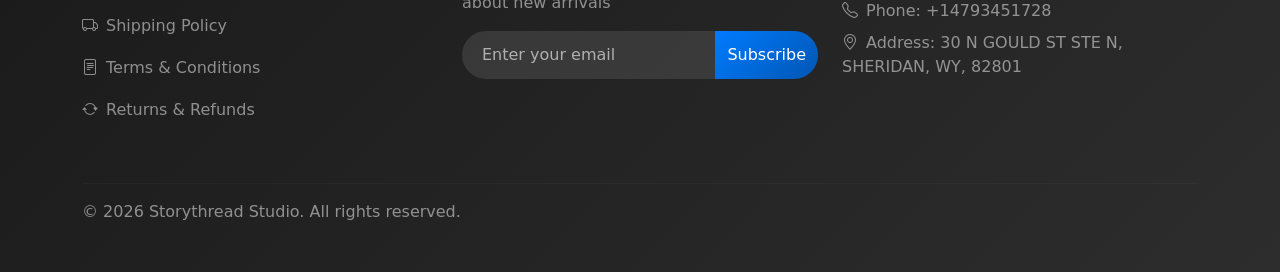
<file: privacy-policy.html>
<!DOCTYPE html>
<html lang="en">
<head>
    <meta charset="UTF-8">
    <meta name="viewport" content="width=device-width, initial-scale=1.0">
    <title>Privacy Policy - Storythread Studio</title>
    
    <!-- Bootstrap CSS -->
    <link href="https://cdn.jsdelivr.net/npm/bootstrap@5.3.0/dist/css/bootstrap.min.css" rel="stylesheet">
    <!-- Bootstrap Icons -->
    <link rel="stylesheet" href="https://cdn.jsdelivr.net/npm/bootstrap-icons@1.11.0/font/bootstrap-icons.css">
    <!-- Custom CSS -->
    <link rel="stylesheet" href="css/style.css">
</head>
<body>
    <!-- Navigation -->
    <nav class="navbar navbar-expand-lg navbar-dark bg-dark fixed-top">
        <div class="container">
            <a class="navbar-brand" href="index.html">
                <i class="bi bi-bag-fill"></i> Storythread Studio
            </a>
            <button class="navbar-toggler" type="button" data-bs-toggle="collapse" data-bs-target="#navbarNav">
                <span class="navbar-toggler-icon"></span>
            </button>
            <div class="collapse navbar-collapse" id="navbarNav">
                <ul class="navbar-nav ms-auto">
                    <li class="nav-item">
                        <a class="nav-link" href="index.html">Home</a>
                    </li>
                    <li class="nav-item">
                        <a class="nav-link" href="products.html">Products</a>
                    </li>
                    <li class="nav-item">
                        <a class="nav-link" href="about.html">About</a>
                    </li>
                    <li class="nav-item">
                        <a class="nav-link" href="contact.html">Contact</a>
                    </li>
                    <li class="nav-item">
                        <a class="nav-link" href="cart.html">
                            <i class="bi bi-cart3"></i> Cart
                            <span class="badge bg-primary cart-count">0</span>
                        </a>
                    </li>
                </ul>
            </div>
        </div>
    </nav>

    <!-- Privacy Policy Header -->
    <section class="py-5 mt-5 bg-light">
        <div class="container">
            <div class="row">
                <div class="col-lg-8 mx-auto text-center">
                    <h1 class="display-4 fw-bold mb-4">Privacy Policy</h1>
                    <p class="lead text-muted">Last updated: March 2024</p>
                </div>
            </div>
        </div>
    </section>

    <!-- Privacy Policy Content -->
    <section class="py-5">
        <div class="container">
            <div class="row">
                <div class="col-lg-10 mx-auto">
                    <div class="privacy-content">
                        <p><strong>storythreadstudio.com</strong> website is owned by <strong>Storythread Studio</strong>, which is a data controller of your personal data.</p>
                        
                        <p>We have adopted this Privacy Policy, which determines how we are processing the information collected by storythreadstudio.com, which also provides the reasons why we must collect certain personal data about you. Therefore, you must read this Privacy Policy before using storythreadstudio.com website.</p>
                        
                        <p>We take care of your personal data and undertake to guarantee its confidentiality and security.</p>
                        
                        <h3 class="mt-5 mb-3">Personal information we collect:</h3>
                        <p>When you visit the storythreadstudio.com, we automatically collect certain information about your device, including information about your web browser, IP address, time zone, and some of the installed cookies on your device. Additionally, as you browse the Site, we collect information about the individual web pages or products you view, what websites or search terms referred you to the Site, and how you interact with the Site. We refer to this automatically-collected information as "Device Information." Moreover, we might collect the personal data you provide to us (including but not limited to Name, Surname, Address, payment information, etc.) during registration to be able to fulfill the agreement.</p>
                        
                        <h3 class="mt-5 mb-3">Why do we process your data?</h3>
                        <p>Our top priority is customer data security, and, as such, we may process only minimal user data, only as much as it is absolutely necessary to maintain the website. Information collected automatically is used only to identify potential cases of abuse and establish statistical information regarding website usage. This statistical information is not otherwise aggregated in such a way that it would identify any particular user of the system.</p>
                        
                        <p>You can visit the website without telling us who you are or revealing any information, by which someone could identify you as a specific, identifiable individual. If, however, you wish to use some of the website's features, or you wish to receive our newsletter or provide other details by filling a form, you may provide personal data to us, such as your email, first name, last name, city of residence, organization, telephone number. You can choose not to provide us with your personal data, but then you may not be able to take advantage of some of the website's features. For example, you won't be able to receive our Newsletter or contact us directly from the website. Users who are uncertain about what information is mandatory are welcome to contact us via contact@storythreadstudio.com.</p>
                        
                        <h3 class="mt-5 mb-3">Your rights:</h3>
                        <p>If you are a European resident, you have the following rights related to your personal data:</p>
                        <ul>
                            <li>The right to be informed.</li>
                            <li>The right of access.</li>
                            <li>The right to rectification.</li>
                            <li>The right to erasure.</li>
                            <li>The right to restrict processing.</li>
                            <li>The right to data portability.</li>
                            <li>The right to object.</li>
                            <li>Rights in relation to automated decision-making and profiling.</li>
                        </ul>
                        
                        <p>If you would like to exercise this right, please contact us through the contact information below.</p>
                        
                        <p>Additionally, if you are a European resident, we note that we are processing your information in order to fulfill contracts we might have with you (for example, if you make an order through the Site), or otherwise to pursue our legitimate business interests listed above. Additionally, please note that your information might be transferred outside of Europe, including Canada and the United States.</p>
                        
                        <h3 class="mt-5 mb-3">Links to other websites:</h3>
                        <p>Our website may contain links to other websites that are not owned or controlled by us. Please be aware that we are not responsible for such other websites or third parties' privacy practices. We encourage you to be aware when you leave our website and read the privacy statements of each website that may collect personal information.</p>
                        
                        <h3 class="mt-5 mb-3">Information security:</h3>
                        <p>We secure information you provide on computer servers in a controlled, secure environment, protected from unauthorized access, use, or disclosure. We keep reasonable administrative, technical, and physical safeguards to protect against unauthorized access, use, modification, and personal data disclosure in its control and custody. However, no data transmission over the Internet or wireless network can be guaranteed.</p>
                        
                        <h3 class="mt-5 mb-3">Legal disclosure:</h3>
                        <p>We will disclose any information we collect, use or receive if required or permitted by law, such as to comply with a subpoena or similar legal process, and when we believe in good faith that disclosure is necessary to protect our rights, protect your safety or the safety of others, investigate fraud, or respond to a government request.</p>
                        
                        <h3 class="mt-5 mb-3">Contact information:</h3>
                        <p>If you would like to contact us to understand more about this Policy or wish to contact us concerning any matter relating to individual rights and your Personal Information, you may send an email to contact@storythreadstudio.com.</p>
                    </div>
                </div>
            </div>
        </div>
    </section>

    <!-- Footer -->
    <footer class="bg-dark text-white py-5">
        <div class="container">
            <div class="row">
                <!-- Policy Section -->
                <div class="col-lg-4 col-md-6 mb-4">
                    <h5 class="mb-3">Policy</h5>
                    <ul class="list-unstyled">
                        <li class="mb-2">
                            <a href="privacy-policy.html" class="text-white-50 text-decoration-none">
                                <i class="bi bi-shield-check me-2"></i>Privacy Policy
                            </a>
                        </li>
                        <li class="mb-2">
                            <a href="shipping-policy.html" class="text-white-50 text-decoration-none">
                                <i class="bi bi-truck me-2"></i>Shipping Policy
                            </a>
                        </li>
                        <li class="mb-2">
                            <a href="terms-conditions.html" class="text-white-50 text-decoration-none">
                                <i class="bi bi-file-text me-2"></i>Terms & Conditions
                            </a>
                        </li>
                        <li class="mb-2">
                            <a href="returns-refunds.html" class="text-white-50 text-decoration-none">
                                <i class="bi bi-arrow-repeat me-2"></i>Returns & Refunds
                            </a>
                        </li>
                    </ul>
                </div>
                
                <!-- Stay Updated Section -->
                <div class="col-lg-4 col-md-6 mb-4">
                    <h5 class="mb-3">Stay Updated</h5>
                    <p class="text-white-50 mb-3">Get exclusive offers and be the first to know about new arrivals</p>
                    <form class="newsletter-form">
                        <div class="input-group mb-3">
                            <input type="email" class="form-control" placeholder="Enter your email" required>
                            <button class="btn btn-primary" type="submit">Subscribe</button>
                        </div>
                    </form>
                </div>
                
                <!-- Storythread Studio Section -->
                <div class="col-lg-4 col-md-12 mb-4">
                    <h5 class="mb-3">Storythread Studio LLC</h5>
                    <p class="text-white-50 mb-2">
                        <i class="bi bi-envelope me-2"></i>Email: contact@storythreadstudio.com
                    </p>
                    <p class="text-white-50 mb-2">
                        <i class="bi bi-telephone me-2"></i>Phone: +14793451728
                    </p>
                    <p class="text-white-50 mb-0">
                        <i class="bi bi-geo-alt me-2"></i>Address: 30 N GOULD ST STE N, SHERIDAN, WY, 82801
                    </p>
                </div>
            </div>
            
            <!-- Bottom Footer -->
            <hr class="border-secondary">
            <div class="row">
                <div class="col-md-6">
                    <p class="text-white-50 mb-0">&copy; 2026 Storythread Studio. All rights reserved.</p>
                </div>
            </div>
        </div>
    </footer>

    <!-- Bootstrap JS -->
    <script src="https://cdn.jsdelivr.net/npm/bootstrap@5.3.0/dist/js/bootstrap.bundle.min.js"></script>
    <!-- Custom JS -->
    <script src="js/main.js"></script>
</body>
</html>
</file>
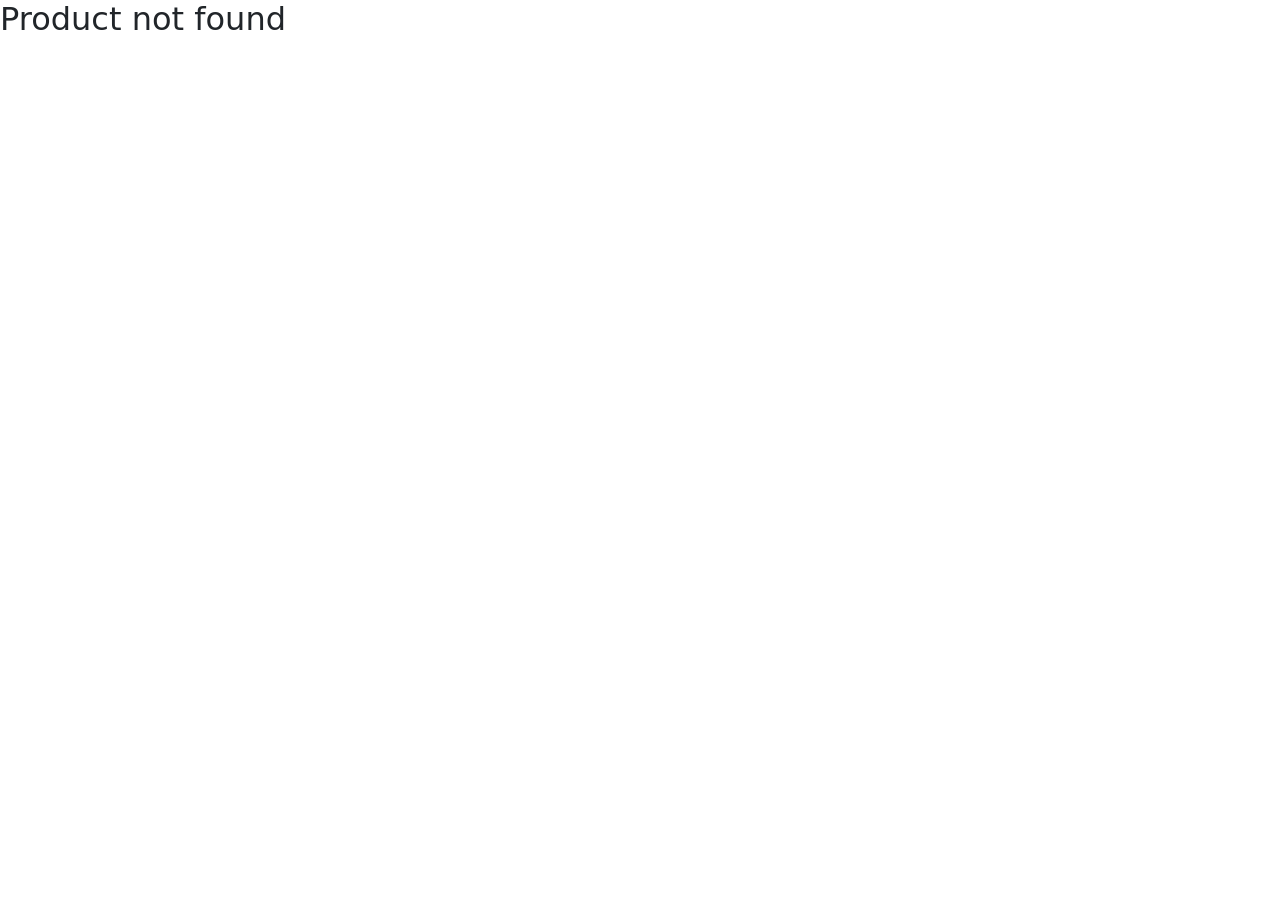
<file: product-detail.html>
<!DOCTYPE html>
<html lang="en">
<head>
    <meta charset="UTF-8">
    <meta name="viewport" content="width=device-width, initial-scale=1.0">
    <title>Product Details - Storythread Studio</title>
    <link href="https://cdn.jsdelivr.net/npm/bootstrap@5.3.0/dist/css/bootstrap.min.css" rel="stylesheet">
    <link href="https://cdn.jsdelivr.net/npm/bootstrap-icons@1.11.0/font/bootstrap-icons.css" rel="stylesheet">
    <link href="css/style.css" rel="stylesheet">
    <style>
        .product-detail-section {
            padding: 80px 0;
            background: linear-gradient(135deg, #f5f7fa 0%, #c3cfe2 100%);
            min-height: 100vh;
        }
        
        .product-image-container {
            position: relative;
            overflow: hidden;
            border-radius: 20px;
            box-shadow: 0 20px 40px rgba(0,0,0,0.1);
            background: white;
            padding: 20px;
        }
        
        .main-product-image {
            width: 100%;
            height: 500px;
            object-fit: cover;
            border-radius: 15px;
            transition: transform 0.3s ease;
        }
        
        .main-product-image:hover {
            transform: scale(1.05);
        }
        
        .thumbnail-container {
            display: flex;
            gap: 10px;
            margin-top: 20px;
            overflow-x: auto;
            padding: 10px 0;
        }
        
        .thumbnail {
            width: 80px;
            height: 80px;
            object-fit: cover;
            border-radius: 10px;
            cursor: pointer;
            border: 3px solid transparent;
            transition: all 0.3s ease;
        }
        
        .thumbnail:hover {
            border-color: #667eea;
            transform: translateY(-5px);
        }
        
        .thumbnail.active {
            border-color: #667eea;
            box-shadow: 0 5px 15px rgba(102, 126, 234, 0.3);
        }
        
        .product-info {
            background: white;
            padding: 40px;
            border-radius: 20px;
            box-shadow: 0 20px 40px rgba(0,0,0,0.1);
            height: 100%;
        }
        
        .product-title {
            font-size: 2.5rem;
            font-weight: 700;
            color: #2c3e50;
            margin-bottom: 20px;
            line-height: 1.2;
        }
        
        .product-price-container {
            display: flex;
            align-items: center;
            gap: 15px;
            margin-bottom: 25px;
        }
        
        .product-price {
            font-size: 2rem;
            font-weight: 700;
            color: #e74c3c;
        }
        
        .original-price {
            font-size: 1.2rem;
            color: #95a5a6;
            text-decoration: line-through;
        }
        
        .discount-badge {
            background: linear-gradient(135deg, #e74c3c, #c0392b);
            color: white;
            padding: 5px 15px;
            border-radius: 25px;
            font-size: 0.9rem;
            font-weight: 600;
        }
        
        .product-description {
            color: #7f8c8d;
            font-size: 1.1rem;
            line-height: 1.8;
            margin-bottom: 30px;
        }
        
        .size-selector {
            margin-bottom: 30px;
        }
        
        .size-label {
            font-weight: 600;
            color: #2c3e50;
            margin-bottom: 15px;
            font-size: 1.1rem;
        }
        
        .size-buttons {
            display: flex;
            gap: 10px;
            flex-wrap: wrap;
        }
        
        .size-btn {
            padding: 12px 20px;
            border: 2px solid #ddd;
            background: white;
            border-radius: 10px;
            cursor: pointer;
            transition: all 0.3s ease;
            font-weight: 600;
            min-width: 50px;
        }
        
        .size-btn:hover {
            border-color: #667eea;
            background: #f8f9fa;
        }
        
        .size-btn.selected {
            background: linear-gradient(135deg, #667eea, #764ba2);
            color: white;
            border-color: #667eea;
        }
        
        .quantity-selector {
            display: flex;
            align-items: center;
            gap: 15px;
            margin-bottom: 30px;
        }
        
        .quantity-label {
            font-weight: 600;
            color: #2c3e50;
        }
        
        .quantity-controls {
            display: flex;
            align-items: center;
            border: 2px solid #ddd;
            border-radius: 10px;
            overflow: hidden;
        }
        
        .quantity-btn {
            padding: 10px 15px;
            border: none;
            background: #f8f9fa;
            cursor: pointer;
            transition: background 0.3s ease;
        }
        
        .quantity-btn:hover {
            background: #e9ecef;
        }
        
        .quantity-input {
            width: 60px;
            text-align: center;
            border: none;
            padding: 10px;
            font-weight: 600;
        }
        
        .action-buttons {
            display: flex;
            gap: 15px;
            margin-bottom: 30px;
        }
        
        .btn-add-cart {
            background: linear-gradient(135deg, #667eea, #764ba2);
            color: white;
            border: none;
            padding: 15px 30px;
            border-radius: 10px;
            font-weight: 600;
            transition: all 0.3s ease;
            flex: 1;
        }
        
        .btn-add-cart:hover {
            transform: translateY(-2px);
            box-shadow: 0 10px 20px rgba(102, 126, 234, 0.3);
        }
        
        .btn-buy-now {
            background: linear-gradient(135deg, #e74c3c, #c0392b);
            color: white;
            border: none;
            padding: 15px 30px;
            border-radius: 10px;
            font-weight: 600;
            transition: all 0.3s ease;
            flex: 1;
        }
        
        .btn-buy-now:hover {
            transform: translateY(-2px);
            box-shadow: 0 10px 20px rgba(231, 76, 60, 0.3);
        }
        
        .product-meta {
            display: flex;
            gap: 30px;
            padding-top: 30px;
            border-top: 1px solid #ecf0f1;
        }
        
        .meta-item {
            display: flex;
            align-items: center;
            gap: 10px;
            color: #7f8c8d;
        }
        
        .meta-item i {
            color: #667eea;
            font-size: 1.2rem;
        }
        
        .related-products {
            padding: 80px 0;
            background: white;
        }
        
        .section-title {
            font-size: 2.5rem;
            font-weight: 700;
            color: #2c3e50;
            text-align: center;
            margin-bottom: 50px;
        }
        
        .related-product-card {
            background: white;
            border-radius: 15px;
            overflow: hidden;
            box-shadow: 0 10px 30px rgba(0,0,0,0.1);
            transition: all 0.3s ease;
            cursor: pointer;
        }
        
        .related-product-card:hover {
            transform: translateY(-10px);
            box-shadow: 0 20px 40px rgba(0,0,0,0.15);
        }
        
        .related-product-image {
            width: 100%;
            height: 200px;
            object-fit: cover;
        }
        
        .related-product-body {
            padding: 20px;
        }
        
        .related-product-title {
            font-size: 1.1rem;
            font-weight: 600;
            color: #2c3e50;
            margin-bottom: 10px;
        }
        
        .related-product-price {
            font-size: 1.2rem;
            font-weight: 700;
            color: #e74c3c;
        }
        
        .toast-container {
            position: fixed;
            top: 20px;
            right: 20px;
            z-index: 9999;
        }
        
        .custom-toast {
            background: white;
            border-radius: 10px;
            padding: 15px 20px;
            box-shadow: 0 10px 30px rgba(0,0,0,0.2);
            margin-bottom: 10px;
            display: flex;
            align-items: center;
            gap: 10px;
            animation: slideIn 0.3s ease;
        }
        
        @keyframes slideIn {
            from {
                transform: translateX(100%);
                opacity: 0;
            }
            to {
                transform: translateX(0);
                opacity: 1;
            }
        }
        
        .toast-success {
            border-left: 4px solid #27ae60;
        }
        
        .toast-error {
            border-left: 4px solid #e74c3c;
        }
        
        @media (max-width: 768px) {
            .product-title {
                font-size: 1.8rem;
            }
            
            .product-info {
                padding: 20px;
            }
            
            .action-buttons {
                flex-direction: column;
            }
            
            .main-product-image {
                height: 300px;
            }
        }
    </style>
</head>
<body>
    <!-- Navigation -->
    <nav class="navbar navbar-expand-lg navbar-dark bg-dark fixed-top">
        <div class="container">
            <a class="navbar-brand" href="index.html">
                <i class="bi bi-bag-fill"></i> Storythread Studio
            </a>
            <button class="navbar-toggler" type="button" data-bs-toggle="collapse" data-bs-target="#navbarNav">
                <span class="navbar-toggler-icon"></span>
            </button>
            <div class="collapse navbar-collapse" id="navbarNav">
                <ul class="navbar-nav ms-auto">
                    <li class="nav-item">
                        <a class="nav-link" href="index.html">Home</a>
                    </li>
                    <li class="nav-item">
                        <a class="nav-link" href="products.html">Products</a>
                    </li>
                    <li class="nav-item">
                        <a class="nav-link" href="about.html">About</a>
                    </li>
                    <li class="nav-item">
                        <a class="nav-link" href="contact.html">Contact</a>
                    </li>
                    <li class="nav-item">
                        <a class="nav-link" href="cart.html">
                            <i class="bi bi-cart3"></i> Cart
                            <span class="badge bg-primary cart-count">0</span>
                        </a>
                    </li>
                </ul>
            </div>
        </div>
    </nav>

    <!-- Product Detail Section -->
    <section class="product-detail-section">
        <div class="container">
            <div class="row">
                <div class="col-lg-6 mb-4">
                    <div class="product-image-container">
                        <img id="main-product-image" class="main-product-image" src="" alt="Product">
                        <div class="thumbnail-container" id="thumbnail-container">
                            <!-- Thumbnails will be generated by JavaScript -->
                        </div>
                    </div>
                </div>
                <div class="col-lg-6 mb-4">
                    <div class="product-info">
                        <h1 class="product-title" id="product-title">Product Name</h1>
                        
                        <div class="product-price-container">
                            <span class="product-price" id="product-price">$0.00</span>
                            <span class="original-price" id="original-price">$0.00</span>
                            <span class="discount-badge" id="discount-badge">0% OFF</span>
                        </div>
                        
                        <p class="product-description" id="product-description">Product description goes here...</p>
                        
                        <div class="size-selector">
                            <div class="size-label">Select Size:</div>
                            <div class="size-buttons" id="size-buttons">
                                <!-- Size buttons will be generated by JavaScript -->
                            </div>
                        </div>
                        
                        <div class="quantity-selector">
                            <div class="quantity-label">Quantity:</div>
                            <div class="quantity-controls">
                                <button class="quantity-btn" onclick="decreaseQuantity()">-</button>
                                <input type="number" class="quantity-input" id="quantity-input" value="1" min="1" max="10">
                                <button class="quantity-btn" onclick="increaseQuantity()">+</button>
                            </div>
                        </div>
                        
                        <div class="action-buttons">
                            <button class="btn btn-add-cart w-100" onclick="addToCartAndRedirect()">
                                <i class="bi bi-cart-plus"></i> Add to Cart
                            </button>
                        </div>
                        
                        <div class="product-meta">
                            <div class="meta-item">
                                <i class="bi bi-truck"></i>
                                <span>Free Shipping</span>
                            </div>
                            <div class="meta-item">
                                <i class="bi bi-shield-check"></i>
                                <span>Quality Guaranteed</span>
                            </div>
                            <div class="meta-item">
                                <i class="bi bi-arrow-repeat"></i>
                                <span>Easy Returns</span>
                            </div>
                        </div>
                    </div>
                </div>
            </div>
        </div>
    </section>

    <!-- Related Products Section -->
    <section class="related-products">
        <div class="container">
            <h2 class="section-title">Related Products</h2>
            <div class="row" id="related-products">
                <!-- Related products will be generated by JavaScript -->
            </div>
        </div>
    </section>

    <!-- Footer -->
    <footer class="bg-dark text-white py-5">
        <div class="container">
            <div class="row">
                <!-- Policy Section -->
                <div class="col-lg-4 col-md-6 mb-4">
                    <h5 class="mb-3">Policy</h5>
                    <ul class="list-unstyled">
                        <li class="mb-2">
                            <a href="privacy-policy.html" class="text-white-50 text-decoration-none">
                                <i class="bi bi-shield-check me-2"></i>Privacy Policy
                            </a>
                        </li>
                        <li class="mb-2">
                            <a href="shipping-policy.html" class="text-white-50 text-decoration-none">
                                <i class="bi bi-truck me-2"></i>Shipping Policy
                            </a>
                        </li>
                        <li class="mb-2">
                            <a href="terms-conditions.html" class="text-white-50 text-decoration-none">
                                <i class="bi bi-file-text me-2"></i>Terms & Conditions
                            </a>
                        </li>
                        <li class="mb-2">
                            <a href="returns-refunds.html" class="text-white-50 text-decoration-none">
                                <i class="bi bi-arrow-repeat me-2"></i>Returns & Refunds
                            </a>
                        </li>
                    </ul>
                </div>
                
                <!-- Stay Updated Section -->
                <div class="col-lg-4 col-md-6 mb-4">
                    <h5 class="mb-3">Stay Updated</h5>
                    <p class="text-white-50 mb-3">Get exclusive offers and be the first to know about new arrivals</p>
                    <form class="newsletter-form">
                        <div class="input-group mb-3">
                            <input type="email" class="form-control" placeholder="Enter your email" required>
                            <button class="btn btn-primary" type="submit">Subscribe</button>
                        </div>
                    </form>
                </div>
                
                <!-- Storythread Studio Section -->
                <div class="col-lg-4 col-md-12 mb-4">
                    <h5 class="mb-3">Storythread Studio LLC</h5>
                    <p class="text-white-50 mb-2">
                        <i class="bi bi-envelope me-2"></i>Email: contact@storythreadstudio.com
                    </p>
                    <p class="text-white-50 mb-2">
                        <i class="bi bi-telephone me-2"></i>Phone: +14793451728
                    </p>
                    <p class="text-white-50 mb-0">
                        <i class="bi bi-geo-alt me-2"></i>Address: 30 N GOULD ST STE N, SHERIDAN, WY, 82801
                    </p>
                </div>
            </div>
            
            <!-- Bottom Footer -->
            <hr class="border-secondary">
            <div class="row">
                <div class="col-md-6">
                    <p class="text-white-50 mb-0">&copy; 2026 Storythread Studio. All rights reserved.</p>
                </div>
            </div>
        </div>
    </footer>

    <!-- Toast Container -->
    <div class="toast-container" id="toast-container"></div>

    <script src="https://cdn.jsdelivr.net/npm/bootstrap@5.3.0/dist/js/bootstrap.bundle.min.js"></script>
    <script src="js/main.js"></script>
    <script>
        let currentProduct = null;
        let selectedSize = null;
        let currentQuantity = 1;

        // Load product detail on page load
        document.addEventListener('DOMContentLoaded', function() {
            loadProductDetail();
            updateCartCount();
        });

        function loadProductDetail() {
            const urlParams = new URLSearchParams(window.location.search);
            const productId = parseInt(urlParams.get('id'));
            
            currentProduct = products.find(p => p.id === productId);
            if (!currentProduct) {
                showToast('Product not found', 'error');
                return;
            }
            
            // Update product information
            document.getElementById('product-title').textContent = currentProduct.name;
            document.getElementById('product-price').textContent = `$${currentProduct.price}`;
            document.getElementById('original-price').textContent = `$${currentProduct.originalPrice}`;
            document.getElementById('product-description').textContent = currentProduct.description;
            
            // Calculate discount
            const discount = Math.round(((currentProduct.originalPrice - currentProduct.price) / currentProduct.originalPrice) * 100);
            document.getElementById('discount-badge').textContent = `${discount}% OFF`;
            
            // Set main image
            if (currentProduct.images && currentProduct.images.length > 0) {
                document.getElementById('main-product-image').src = currentProduct.images[0];
                
                // Generate thumbnails
                const thumbnailContainer = document.getElementById('thumbnail-container');
                thumbnailContainer.innerHTML = currentProduct.images.map((img, index) => `
                    <img class="thumbnail ${index === 0 ? 'active' : ''}" 
                         src="${img}" 
                         alt="Product view ${index + 1}"
                         onclick="changeMainImage('${img}', this)">
                `).join('');
            }
            
            // Generate size buttons
            const sizeButtons = document.getElementById('size-buttons');
            sizeButtons.innerHTML = currentProduct.sizes.map(size => `
                <button class="size-btn" onclick="selectSize('${size}', this)">${size}</button>
            `).join('');
            
            // Load related products
            loadRelatedProducts();
        }

        function changeMainImage(imageSrc, thumbnail) {
            document.getElementById('main-product-image').src = imageSrc;
            
            // Update thumbnail states
            document.querySelectorAll('.thumbnail').forEach(thumb => {
                thumb.classList.remove('active');
            });
            thumbnail.classList.add('active');
        }

        function selectSize(size, button) {
            selectedSize = size;
            
            // Update button states
            document.querySelectorAll('.size-btn').forEach(btn => {
                btn.classList.remove('selected');
            });
            button.classList.add('selected');
        }

        function increaseQuantity() {
            const input = document.getElementById('quantity-input');
            const currentValue = parseInt(input.value);
            if (currentValue < 10) {
                input.value = currentValue + 1;
                currentQuantity = currentValue + 1;
            }
        }

        function decreaseQuantity() {
            const input = document.getElementById('quantity-input');
            const currentValue = parseInt(input.value);
            if (currentValue > 1) {
                input.value = currentValue - 1;
                currentQuantity = currentValue - 1;
            }
        }

        function addToCartAndRedirect() {
            if (!selectedSize) {
                showToast('Please select a size', 'error');
                return;
            }
            
            if (!currentProduct) {
                showToast('Product not available', 'error');
                return;
            }
            
            // Add to cart logic (using existing addToCart function from main.js)
            for (let i = 0; i < currentQuantity; i++) {
                addToCart(currentProduct.id, selectedSize);
            }
            
            showToast(`Added ${currentQuantity} item(s) to cart`, 'success');
            
            // Redirect to cart page
            setTimeout(() => {
                window.location.href = 'cart.html';
            }, 1000);
        }

        function loadRelatedProducts() {
            const relatedContainer = document.getElementById('related-products');
            if (!currentProduct) return;
            
            const relatedProducts = products.filter(p => 
                p.category === currentProduct.category && p.id !== currentProduct.id
            ).slice(0, 4);
            
            relatedContainer.innerHTML = relatedProducts.map(product => `
                <div class="col-md-3 mb-4">
                    <div class="related-product-card" onclick="window.location.href='product-detail.html?id=${product.id}'">
                        <img src="${product.images[0]}" class="related-product-image" alt="${product.name}">
                        <div class="related-product-body">
                            <h6 class="related-product-title">${product.name}</h6>
                            <div class="related-product-price">$${product.price}</div>
                        </div>
                    </div>
                </div>
            `).join('');
        }

        function showToast(message, type = 'success') {
            const toastContainer = document.getElementById('toast-container');
            const toast = document.createElement('div');
            toast.className = `custom-toast toast-${type}`;
            
            const icon = type === 'success' ? 'bi-check-circle-fill' : 'bi-exclamation-circle-fill';
            const color = type === 'success' ? '#27ae60' : '#e74c3c';
            
            toast.innerHTML = `
                <i class="bi ${icon}" style="color: ${color}; font-size: 1.2rem;"></i>
                <span>${message}</span>
            `;
            
            toastContainer.appendChild(toast);
            
            setTimeout(() => {
                toast.remove();
            }, 3000);
        }
    </script>
</body>
</html>
</file>
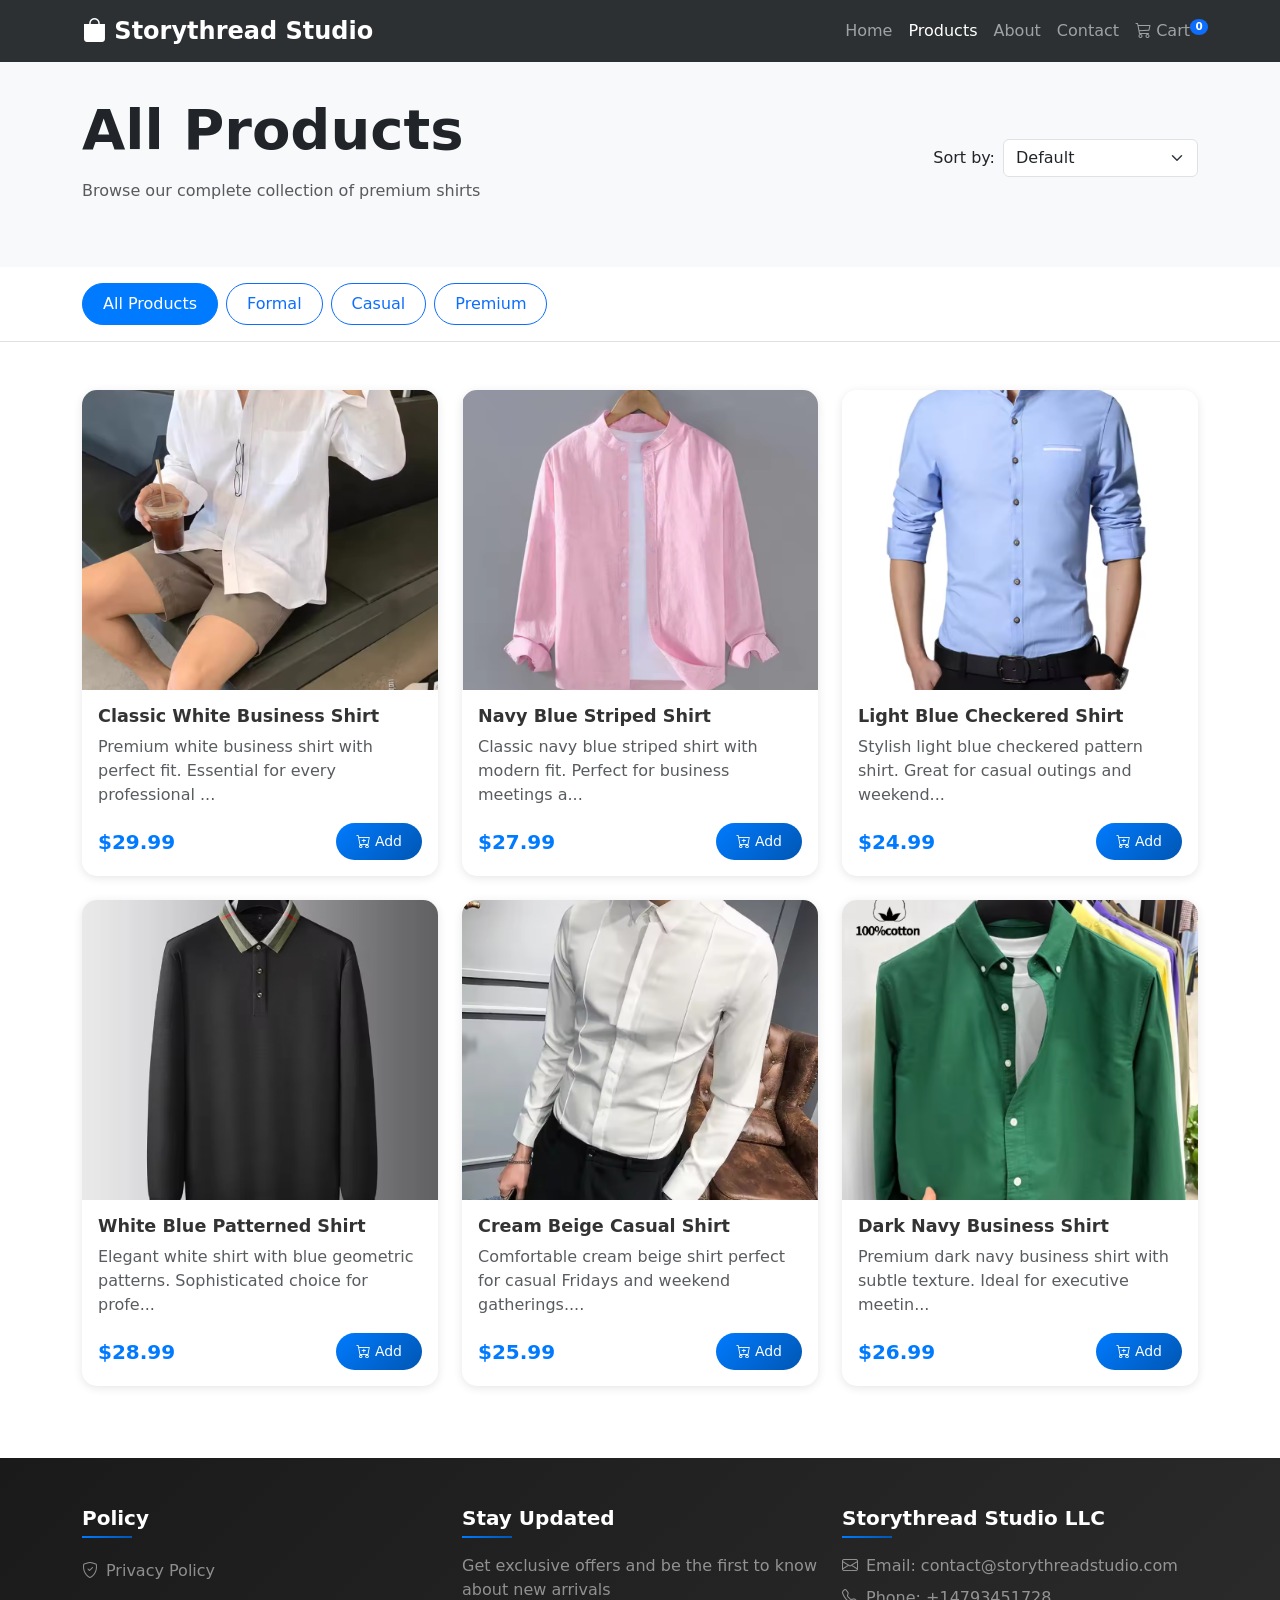
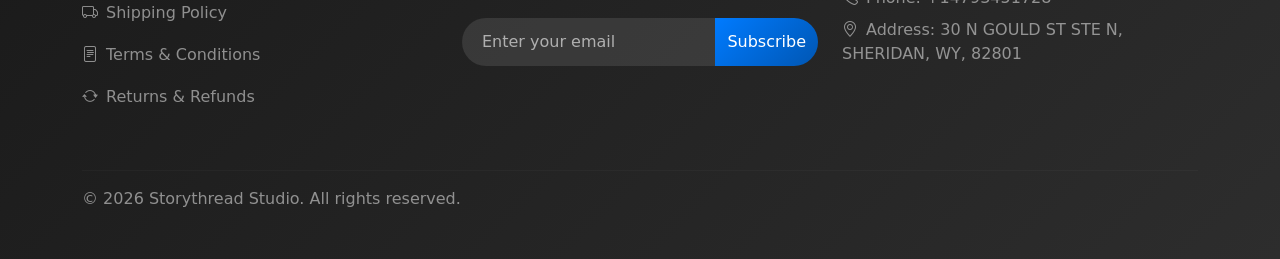
<file: products.html>
<!DOCTYPE html>
<html lang="en">
<head>
    <meta charset="UTF-8">
    <meta name="viewport" content="width=device-width, initial-scale=1.0">
    <title>Products - Storythread Studio</title>
    
    <!-- Bootstrap CSS -->
    <link href="https://cdn.jsdelivr.net/npm/bootstrap@5.3.0/dist/css/bootstrap.min.css" rel="stylesheet">
    <!-- Bootstrap Icons -->
    <link rel="stylesheet" href="https://cdn.jsdelivr.net/npm/bootstrap-icons@1.11.0/font/bootstrap-icons.css">
    <!-- Custom CSS -->
    <link rel="stylesheet" href="css/style.css">
</head>
<body>
    <!-- Navigation -->
    <nav class="navbar navbar-expand-lg navbar-dark bg-dark fixed-top">
        <div class="container">
            <a class="navbar-brand" href="index.html">
                <i class="bi bi-bag-fill"></i> Storythread Studio
            </a>
            <button class="navbar-toggler" type="button" data-bs-toggle="collapse" data-bs-target="#navbarNav">
                <span class="navbar-toggler-icon"></span>
            </button>
            <div class="collapse navbar-collapse" id="navbarNav">
                <ul class="navbar-nav ms-auto">
                    <li class="nav-item">
                        <a class="nav-link" href="index.html">Home</a>
                    </li>
                    <li class="nav-item">
                        <a class="nav-link active" href="products.html">Products</a>
                    </li>
                    <li class="nav-item">
                        <a class="nav-link" href="about.html">About</a>
                    </li>
                    <li class="nav-item">
                        <a class="nav-link" href="contact.html">Contact</a>
                    </li>
                    <li class="nav-item">
                        <a class="nav-link" href="cart.html">
                            <i class="bi bi-cart3"></i> Cart
                            <span class="badge bg-primary cart-count">0</span>
                        </a>
                    </li>
                </ul>
            </div>
        </div>
    </nav>

    <!-- Products Header -->
    <section class="py-5 mt-5 bg-light">
        <div class="container">
            <div class="row align-items-center">
                <div class="col-md-8">
                    <h1 id="page-title" class="display-4 fw-bold mb-3">All Products</h1>
                    <p id="page-description" class="text-muted">Browse our complete collection of premium shirts</p>
                </div>
                <div class="col-md-4 text-md-end">
                    <div class="d-flex align-items-center justify-content-md-end gap-2">
                        <label for="sort-select" class="form-label mb-0">Sort by:</label>
                        <select class="form-select" id="sort-select" style="width: auto;">
                            <option value="default">Default</option>
                            <option value="price-low">Price: Low to High</option>
                            <option value="price-high">Price: High to Low</option>
                            <option value="name">Name</option>
                        </select>
                    </div>
                </div>
            </div>
        </div>
    </section>

    <!-- Filter Pills -->
    <section class="py-3 bg-white border-bottom">
        <div class="container">
            <div class="d-flex flex-wrap gap-2">
                <a href="products.html" class="btn btn-outline-primary filter-btn">All Products</a>
                <a href="products.html?category=formal" class="btn btn-outline-primary filter-btn">Formal</a>
                <a href="products.html?category=casual" class="btn btn-outline-primary filter-btn">Casual</a>
                <a href="products.html?category=premium" class="btn btn-outline-primary filter-btn">Premium</a>
            </div>
        </div>
    </section>

    <!-- Products Grid -->
    <section class="py-5">
        <div class="container">
            <div class="row" id="all-products-grid">
                <!-- Products will be loaded here by JavaScript -->
            </div>
            
            <!-- No Results Message -->
            <div id="no-results" class="text-center py-5" style="display: none;">
                <i class="bi bi-search fs-1 text-muted mb-3"></i>
                <h4>No products found</h4>
                <p class="text-muted">Try adjusting your filters or browse all products.</p>
                <a href="products.html" class="btn btn-primary mt-3">View All Products</a>
            </div>
        </div>
    </section>

    <!-- Footer -->
    <footer class="bg-dark text-white py-5">
        <div class="container">
            <div class="row">
                <!-- Policy Section -->
                <div class="col-lg-4 col-md-6 mb-4">
                    <h5 class="mb-3">Policy</h5>
                    <ul class="list-unstyled">
                        <li class="mb-2">
                            <a href="privacy-policy.html" class="text-white-50 text-decoration-none">
                                <i class="bi bi-shield-check me-2"></i>Privacy Policy
                            </a>
                        </li>
                        <li class="mb-2">
                            <a href="shipping-policy.html" class="text-white-50 text-decoration-none">
                                <i class="bi bi-truck me-2"></i>Shipping Policy
                            </a>
                        </li>
                        <li class="mb-2">
                            <a href="terms-conditions.html" class="text-white-50 text-decoration-none">
                                <i class="bi bi-file-text me-2"></i>Terms & Conditions
                            </a>
                        </li>
                        <li class="mb-2">
                            <a href="returns-refunds.html" class="text-white-50 text-decoration-none">
                                <i class="bi bi-arrow-repeat me-2"></i>Returns & Refunds
                            </a>
                        </li>
                    </ul>
                </div>
                
                <!-- Stay Updated Section -->
                <div class="col-lg-4 col-md-6 mb-4">
                    <h5 class="mb-3">Stay Updated</h5>
                    <p class="text-white-50 mb-3">Get exclusive offers and be the first to know about new arrivals</p>
                    <form class="newsletter-form">
                        <div class="input-group mb-3">
                            <input type="email" class="form-control" placeholder="Enter your email" required>
                            <button class="btn btn-primary" type="submit">Subscribe</button>
                        </div>
                    </form>
                </div>
                
                <!-- Storythread Studio Section -->
                <div class="col-lg-4 col-md-12 mb-4">
                    <h5 class="mb-3">Storythread Studio LLC</h5>
                    <p class="text-white-50 mb-2">
                        <i class="bi bi-envelope me-2"></i>Email: contact@storythreadstudio.com
                    </p>
                    <p class="text-white-50 mb-2">
                        <i class="bi bi-telephone me-2"></i>Phone: +14793451728
                    </p>
                    <p class="text-white-50 mb-0">
                        <i class="bi bi-geo-alt me-2"></i>Address: 30 N GOULD ST STE N, SHERIDAN, WY, 82801
                    </p>
                </div>
            </div>
            
            <!-- Bottom Footer -->
            <hr class="border-secondary">
            <div class="row">
                <div class="col-md-6">
                    <p class="text-white-50 mb-0">&copy; 2026 Storythread Studio. All rights reserved.</p>
                </div>
            </div>
        </div>
    </footer>

    <!-- Bootstrap JS -->
    <script src="https://cdn.jsdelivr.net/npm/bootstrap@5.3.0/dist/js/bootstrap.bundle.min.js"></script>
    <!-- Custom JS -->
    <script src="js/main.js"></script>
    
    <script>
        // Additional JavaScript for products page
        document.addEventListener('DOMContentLoaded', function() {
            loadProductsPage();
            
            // Sort functionality
            document.getElementById('sort-select').addEventListener('change', function() {
                sortProducts(this.value);
            });
            
            // Update active filter button
            updateActiveFilter();
        });
        
        function loadProductsPage() {
            const urlParams = new URLSearchParams(window.location.search);
            const category = urlParams.get('category');
            
            let filteredProducts = products;
            let pageTitle = 'All Products';
            let pageDescription = 'Browse our complete collection of premium shirts';
            
            if (category) {
                filteredProducts = products.filter(p => p.category.toLowerCase() === category.toLowerCase());
                pageTitle = category.charAt(0).toUpperCase() + category.slice(1) + ' Shirts';
                pageDescription = `Discover our collection of ${category} shirts for every occasion`;
            }
            
            // Update page header
            document.getElementById('page-title').textContent = pageTitle;
            document.getElementById('page-description').textContent = pageDescription;
            
            // Update document title
            document.title = pageTitle + ' - Gentleman\'s Shirts';
            
            // Display products
            displayFilteredProducts(filteredProducts);
        }
        
        function displayFilteredProducts(productsToShow) {
            const productGrid = document.getElementById('all-products-grid');
            const noResults = document.getElementById('no-results');
            
            if (productsToShow.length === 0) {
                productGrid.innerHTML = '';
                noResults.style.display = 'block';
                return;
            }
            
            noResults.style.display = 'none';
            
            productGrid.innerHTML = productsToShow.map(product => `
                <div class="col-md-4 mb-4 fade-in">
                    <div class="card product-card clickable-product" onclick="window.location.href='product-detail.html?id=${product.id}'">
                        <img src="${product.images[0]}" class="card-img-top product-image" alt="${product.name}">
                        <div class="card-body">
                            <h5 class="card-title product-title">${product.name}</h5>
                            <p class="card-text text-muted">${product.description.substring(0, 80)}...</p>
                            <div class="d-flex justify-content-between align-items-center">
                                <span class="product-price">$${product.price}</span>
                                <button class="btn btn-primary btn-sm btn-add-cart" onclick="event.stopPropagation(); addToCart(${product.id})">
                                    <i class="bi bi-cart-plus"></i> Add
                                </button>
                            </div>
                        </div>
                    </div>
                </div>
            `).join('');
        }
        
        function sortProducts(sortBy) {
            const urlParams = new URLSearchParams(window.location.search);
            const category = urlParams.get('category');
            
            let sortedProducts = category ? 
                products.filter(p => p.category.toLowerCase() === category.toLowerCase()) : 
                [...products];
            
            switch(sortBy) {
                case 'price-low':
                    sortedProducts.sort((a, b) => a.price - b.price);
                    break;
                case 'price-high':
                    sortedProducts.sort((a, b) => b.price - a.price);
                    break;
                case 'name':
                    sortedProducts.sort((a, b) => a.name.localeCompare(b.name));
                    break;
                default:
                    // Keep original order
                    break;
            }
            
            displayFilteredProducts(sortedProducts);
        }
        
        function updateActiveFilter() {
            const urlParams = new URLSearchParams(window.location.search);
            const category = urlParams.get('category');
            
            // Remove active class from all buttons
            document.querySelectorAll('.filter-btn').forEach(btn => {
                btn.classList.remove('active');
            });
            
            // Add active class to current filter
            if (category) {
                const activeBtn = document.querySelector(`.filter-btn[href*="${category}"]`);
                if (activeBtn) {
                    activeBtn.classList.add('active');
                }
            } else {
                const allBtn = document.querySelector('.filter-btn[href="products.html"]');
                if (allBtn) {
                    allBtn.classList.add('active');
                }
            }
        }
    </script>
</body>
</html>
</file>
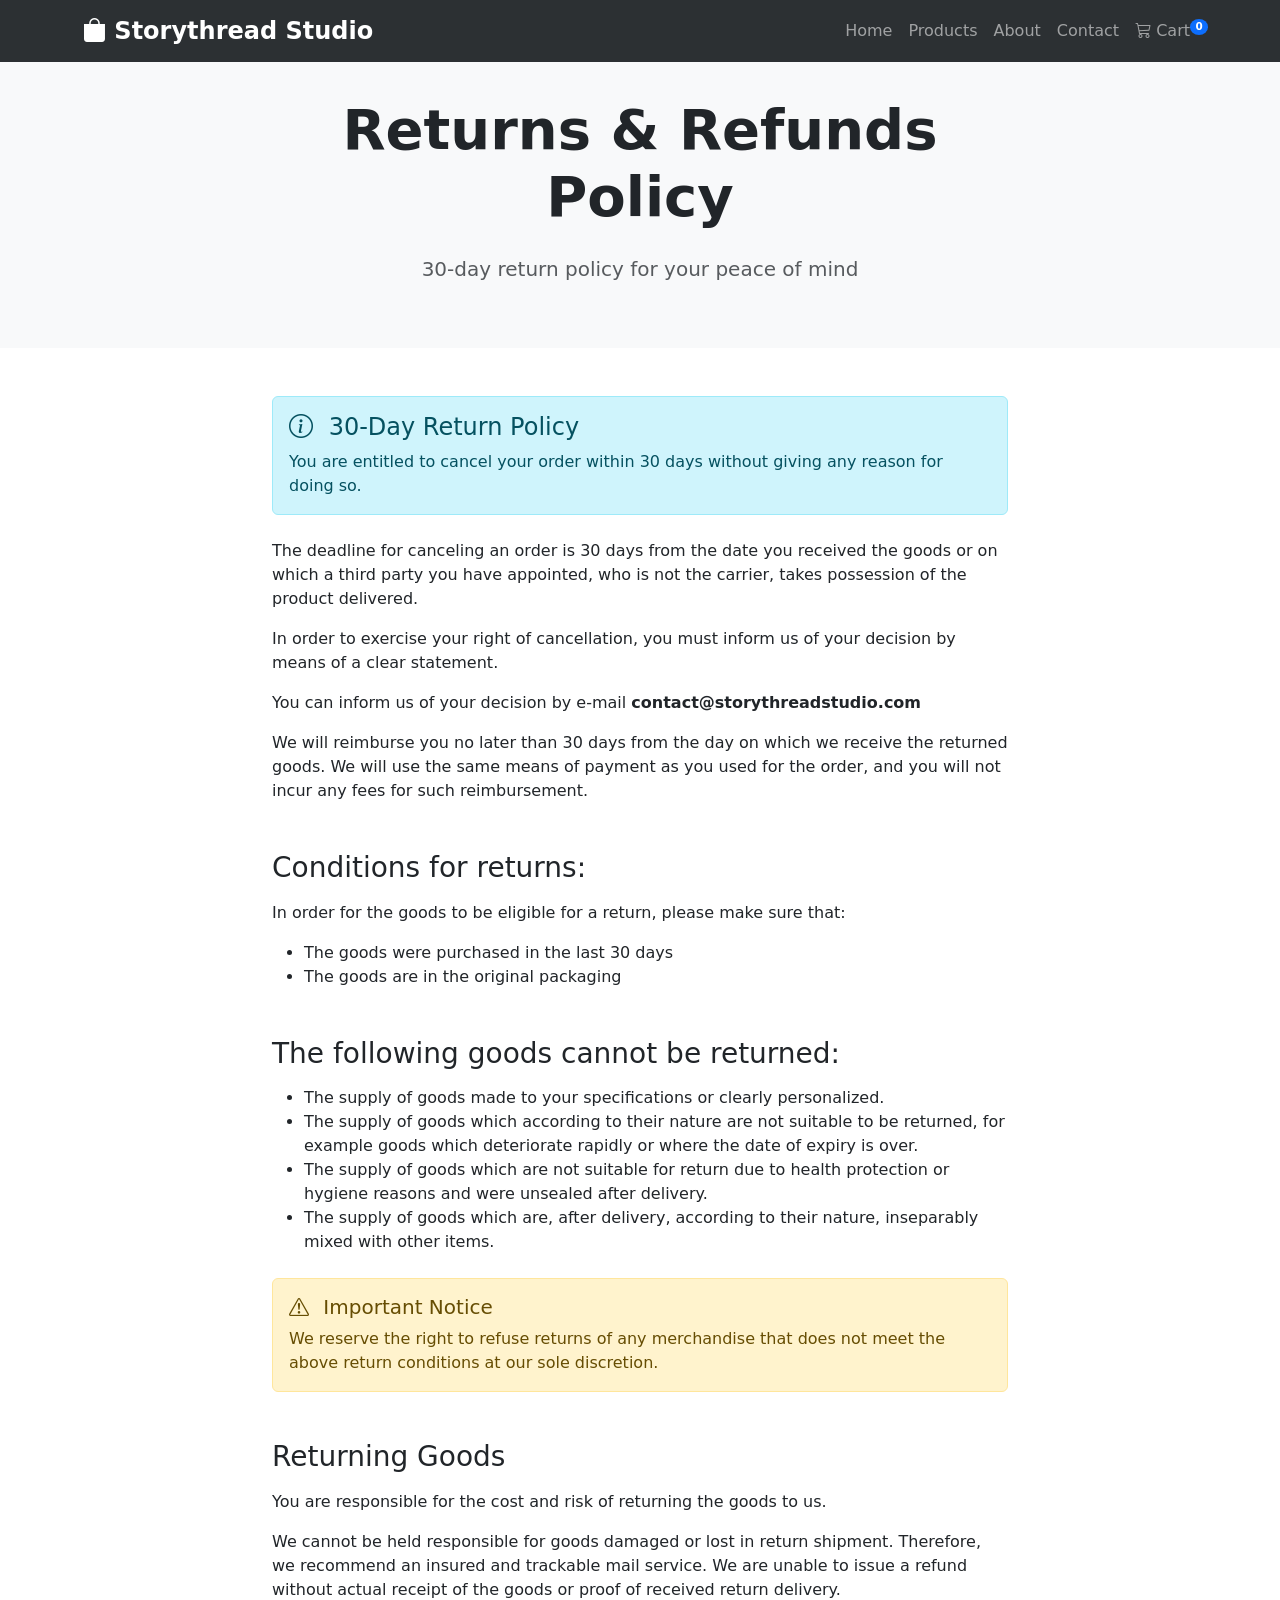
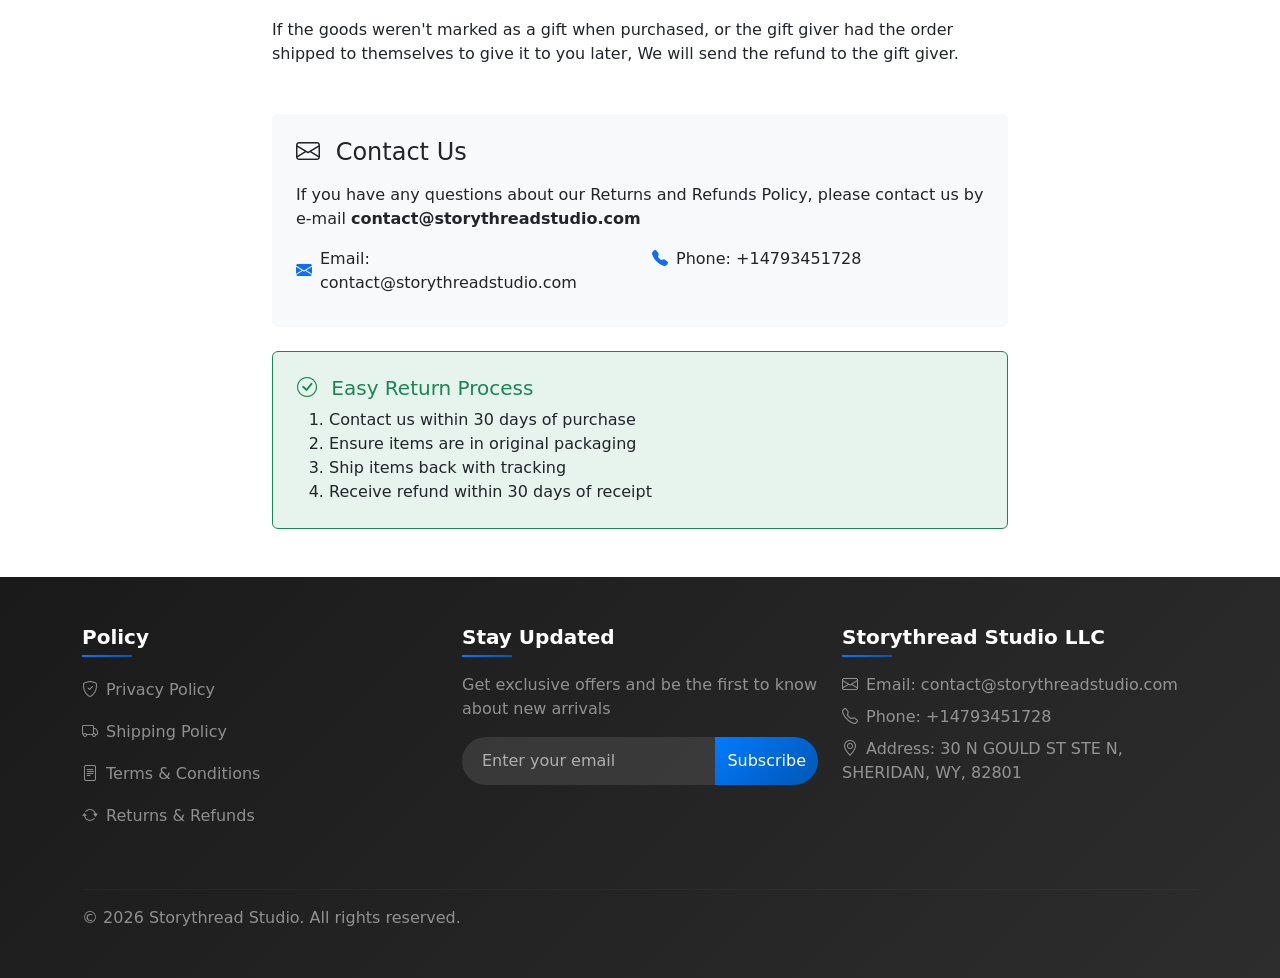
<file: returns-refunds.html>
<!DOCTYPE html>
<html lang="en">
<head>
    <meta charset="UTF-8">
    <meta name="viewport" content="width=device-width, initial-scale=1.0">
    <title>Returns & Refunds Policy - Storythread Studio</title>
    
    <!-- Bootstrap CSS -->
    <link href="https://cdn.jsdelivr.net/npm/bootstrap@5.3.0/dist/css/bootstrap.min.css" rel="stylesheet">
    <!-- Bootstrap Icons -->
    <link rel="stylesheet" href="https://cdn.jsdelivr.net/npm/bootstrap-icons@1.11.0/font/bootstrap-icons.css">
    <!-- Custom CSS -->
    <link rel="stylesheet" href="css/style.css">
</head>
<body>
    <!-- Navigation -->
    <nav class="navbar navbar-expand-lg navbar-dark bg-dark fixed-top">
        <div class="container">
            <a class="navbar-brand" href="index.html">
                <i class="bi bi-bag-fill"></i> Storythread Studio
            </a>
            <button class="navbar-toggler" type="button" data-bs-toggle="collapse" data-bs-target="#navbarNav">
                <span class="navbar-toggler-icon"></span>
            </button>
            <div class="collapse navbar-collapse" id="navbarNav">
                <ul class="navbar-nav ms-auto">
                    <li class="nav-item">
                        <a class="nav-link" href="index.html">Home</a>
                    </li>
                    <li class="nav-item">
                        <a class="nav-link" href="products.html">Products</a>
                    </li>
                    <li class="nav-item">
                        <a class="nav-link" href="about.html">About</a>
                    </li>
                    <li class="nav-item">
                        <a class="nav-link" href="contact.html">Contact</a>
                    </li>
                    <li class="nav-item">
                        <a class="nav-link" href="cart.html">
                            <i class="bi bi-cart3"></i> Cart
                            <span class="badge bg-primary cart-count">0</span>
                        </a>
                    </li>
                </ul>
            </div>
        </div>
    </nav>

    <!-- Returns Header -->
    <section class="py-5 mt-5 bg-light">
        <div class="container">
            <div class="row">
                <div class="col-lg-8 mx-auto text-center">
                    <h1 class="display-4 fw-bold mb-4">Returns & Refunds Policy</h1>
                    <p class="lead text-muted">30-day return policy for your peace of mind</p>
                </div>
            </div>
        </div>
    </section>

    <!-- Returns Content -->
    <section class="py-5">
        <div class="container">
            <div class="row">
                <div class="col-lg-8 mx-auto">
                    <div class="returns-content">
                        <div class="alert alert-info mb-4">
                            <h4 class="alert-heading"><i class="bi bi-info-circle me-2"></i> 30-Day Return Policy</h4>
                            <p class="mb-0">You are entitled to cancel your order within 30 days without giving any reason for doing so.</p>
                        </div>

                        <p>The deadline for canceling an order is 30 days from the date you received the goods or on which a third party you have appointed, who is not the carrier, takes possession of the product delivered.</p>

                        <p>In order to exercise your right of cancellation, you must inform us of your decision by means of a clear statement.</p>

                        <p>You can inform us of your decision by e-mail <strong>contact@storythreadstudio.com</strong></p>

                        <p>We will reimburse you no later than 30 days from the day on which we receive the returned goods. We will use the same means of payment as you used for the order, and you will not incur any fees for such reimbursement.</p>

                        <h3 class="mt-5 mb-3">Conditions for returns:</h3>
                        <p>In order for the goods to be eligible for a return, please make sure that:</p>
                        <ul>
                            <li>The goods were purchased in the last 30 days</li>
                            <li>The goods are in the original packaging</li>
                        </ul>

                        <h3 class="mt-5 mb-3">The following goods cannot be returned:</h3>
                        <ul>
                            <li>The supply of goods made to your specifications or clearly personalized.</li>
                            <li>The supply of goods which according to their nature are not suitable to be returned, for example goods which deteriorate rapidly or where the date of expiry is over.</li>
                            <li>The supply of goods which are not suitable for return due to health protection or hygiene reasons and were unsealed after delivery.</li>
                            <li>The supply of goods which are, after delivery, according to their nature, inseparably mixed with other items.</li>
                        </ul>

                        <div class="alert alert-warning mt-4">
                            <h5 class="alert-heading"><i class="bi bi-exclamation-triangle me-2"></i> Important Notice</h5>
                            <p class="mb-0">We reserve the right to refuse returns of any merchandise that does not meet the above return conditions at our sole discretion.</p>
                        </div>

                        <h3 class="mt-5 mb-3">Returning Goods</h3>
                        <p>You are responsible for the cost and risk of returning the goods to us.</p>

                        <p>We cannot be held responsible for goods damaged or lost in return shipment. Therefore, we recommend an insured and trackable mail service. We are unable to issue a refund without actual receipt of the goods or proof of received return delivery.</p>

                        <p>If the goods weren't marked as a gift when purchased, or the gift giver had the order shipped to themselves to give it to you later, We will send the refund to the gift giver.</p>

                        <div class="mt-5 p-4 bg-light rounded">
                            <h4 class="mb-3"><i class="bi bi-envelope me-2"></i> Contact Us</h4>
                            <p>If you have any questions about our Returns and Refunds Policy, please contact us by e-mail <strong>contact@storythreadstudio.com</strong></p>
                            
                            <div class="row mt-3">
                                <div class="col-md-6">
                                    <div class="d-flex align-items-center mb-2">
                                        <i class="bi bi-envelope-fill text-primary me-2"></i>
                                        <span>Email: contact@storythreadstudio.com</span>
                                    </div>
                                </div>
                                <div class="col-md-6">
                                    <div class="d-flex align-items-center mb-2">
                                        <i class="bi bi-telephone-fill text-primary me-2"></i>
                                        <span>Phone: +14793451728</span>
                                    </div>
                                </div>
                            </div>
                        </div>

                        <div class="mt-4 p-4 bg-success bg-opacity-10 rounded border border-success">
                            <h5 class="text-success"><i class="bi bi-check-circle me-2"></i> Easy Return Process</h5>
                            <ol class="mb-0">
                                <li>Contact us within 30 days of purchase</li>
                                <li>Ensure items are in original packaging</li>
                                <li>Ship items back with tracking</li>
                                <li>Receive refund within 30 days of receipt</li>
                            </ol>
                        </div>
                    </div>
                </div>
            </div>
        </div>
    </section>

    <!-- Footer -->
    <footer class="bg-dark text-white py-5">
        <div class="container">
            <div class="row">
                <!-- Policy Section -->
                <div class="col-lg-4 col-md-6 mb-4">
                    <h5 class="mb-3">Policy</h5>
                    <ul class="list-unstyled">
                        <li class="mb-2">
                            <a href="privacy-policy.html" class="text-white-50 text-decoration-none">
                                <i class="bi bi-shield-check me-2"></i>Privacy Policy
                            </a>
                        </li>
                        <li class="mb-2">
                            <a href="shipping-policy.html" class="text-white-50 text-decoration-none">
                                <i class="bi bi-truck me-2"></i>Shipping Policy
                            </a>
                        </li>
                        <li class="mb-2">
                            <a href="terms-conditions.html" class="text-white-50 text-decoration-none">
                                <i class="bi bi-file-text me-2"></i>Terms & Conditions
                            </a>
                        </li>
                        <li class="mb-2">
                            <a href="returns-refunds.html" class="text-white-50 text-decoration-none">
                                <i class="bi bi-arrow-repeat me-2"></i>Returns & Refunds
                            </a>
                        </li>
                    </ul>
                </div>
                
                <!-- Stay Updated Section -->
                <div class="col-lg-4 col-md-6 mb-4">
                    <h5 class="mb-3">Stay Updated</h5>
                    <p class="text-white-50 mb-3">Get exclusive offers and be the first to know about new arrivals</p>
                    <form class="newsletter-form">
                        <div class="input-group mb-3">
                            <input type="email" class="form-control" placeholder="Enter your email" required>
                            <button class="btn btn-primary" type="submit">Subscribe</button>
                        </div>
                    </form>
                </div>
                
                <!-- Storythread Studio Section -->
                <div class="col-lg-4 col-md-12 mb-4">
                    <h5 class="mb-3">Storythread Studio LLC</h5>
                    <p class="text-white-50 mb-2">
                        <i class="bi bi-envelope me-2"></i>Email: contact@storythreadstudio.com
                    </p>
                    <p class="text-white-50 mb-2">
                        <i class="bi bi-telephone me-2"></i>Phone: +14793451728
                    </p>
                    <p class="text-white-50 mb-0">
                        <i class="bi bi-geo-alt me-2"></i>Address: 30 N GOULD ST STE N, SHERIDAN, WY, 82801
                    </p>
                </div>
            </div>
            
            <!-- Bottom Footer -->
            <hr class="border-secondary">
            <div class="row">
                <div class="col-md-6">
                    <p class="text-white-50 mb-0">&copy; 2026 Storythread Studio. All rights reserved.</p>
                </div>
            </div>
        </div>
    </footer>

    <!-- Bootstrap JS -->
    <script src="https://cdn.jsdelivr.net/npm/bootstrap@5.3.0/dist/js/bootstrap.bundle.min.js"></script>
    <!-- Custom JS -->
    <script src="js/main.js"></script>
</body>
</html>
</file>
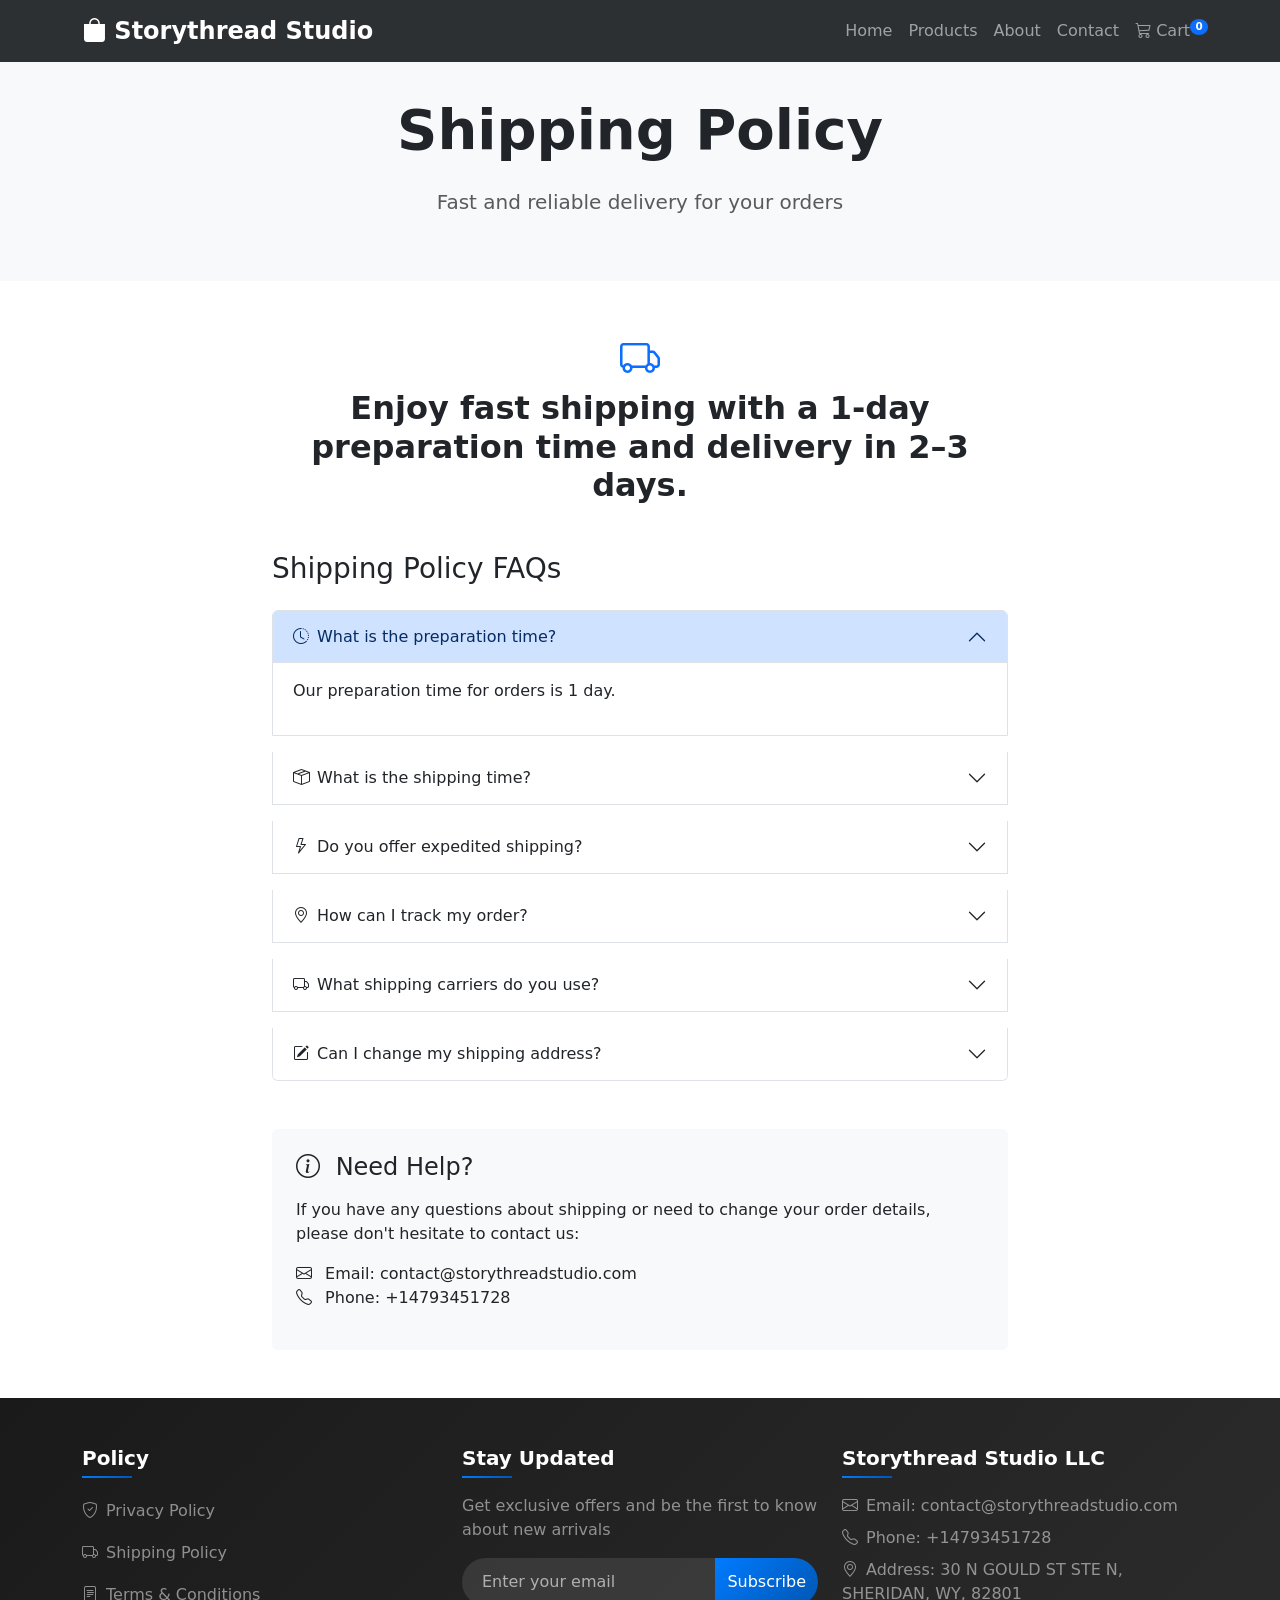
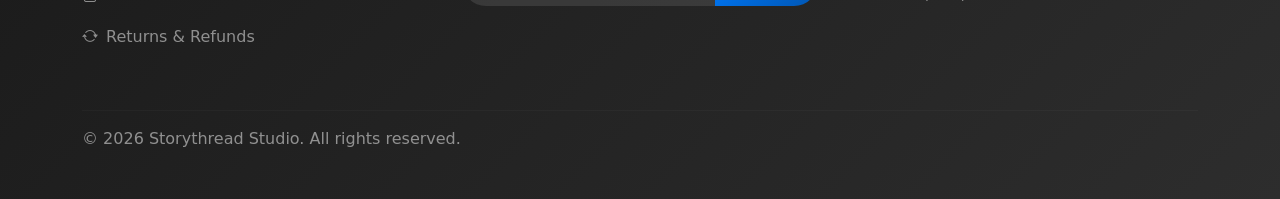
<file: shipping-policy.html>
<!DOCTYPE html>
<html lang="en">
<head>
    <meta charset="UTF-8">
    <meta name="viewport" content="width=device-width, initial-scale=1.0">
    <title>Shipping Policy - Storythread Studio</title>
    
    <!-- Bootstrap CSS -->
    <link href="https://cdn.jsdelivr.net/npm/bootstrap@5.3.0/dist/css/bootstrap.min.css" rel="stylesheet">
    <!-- Bootstrap Icons -->
    <link rel="stylesheet" href="https://cdn.jsdelivr.net/npm/bootstrap-icons@1.11.0/font/bootstrap-icons.css">
    <!-- Custom CSS -->
    <link rel="stylesheet" href="css/style.css">
</head>
<body>
    <!-- Navigation -->
    <nav class="navbar navbar-expand-lg navbar-dark bg-dark fixed-top">
        <div class="container">
            <a class="navbar-brand" href="index.html">
                <i class="bi bi-bag-fill"></i> Storythread Studio
            </a>
            <button class="navbar-toggler" type="button" data-bs-toggle="collapse" data-bs-target="#navbarNav">
                <span class="navbar-toggler-icon"></span>
            </button>
            <div class="collapse navbar-collapse" id="navbarNav">
                <ul class="navbar-nav ms-auto">
                    <li class="nav-item">
                        <a class="nav-link" href="index.html">Home</a>
                    </li>
                    <li class="nav-item">
                        <a class="nav-link" href="products.html">Products</a>
                    </li>
                    <li class="nav-item">
                        <a class="nav-link" href="about.html">About</a>
                    </li>
                    <li class="nav-item">
                        <a class="nav-link" href="contact.html">Contact</a>
                    </li>
                    <li class="nav-item">
                        <a class="nav-link" href="cart.html">
                            <i class="bi bi-cart3"></i> Cart
                            <span class="badge bg-primary cart-count">0</span>
                        </a>
                    </li>
                </ul>
            </div>
        </div>
    </nav>

    <!-- Shipping Policy Header -->
    <section class="py-5 mt-5 bg-light">
        <div class="container">
            <div class="row">
                <div class="col-lg-8 mx-auto text-center">
                    <h1 class="display-4 fw-bold mb-4">Shipping Policy</h1>
                    <p class="lead text-muted">Fast and reliable delivery for your orders</p>
                </div>
            </div>
        </div>
    </section>

    <!-- Shipping Policy Content -->
    <section class="py-5">
        <div class="container">
            <div class="row">
                <div class="col-lg-8 mx-auto">
                    <div class="shipping-content">
                        <div class="text-center mb-5">
                            <i class="bi bi-truck fs-1 text-primary mb-3"></i>
                            <h2 class="fw-bold">Enjoy fast shipping with a 1-day preparation time and delivery in 2–3 days.</h2>
                        </div>

                        <h3 class="mt-5 mb-4">Shipping Policy FAQs</h3>
                        
                        <div class="accordion" id="shippingFAQ">
                            <div class="accordion-item mb-3">
                                <h2 class="accordion-header" id="heading1">
                                    <button class="accordion-button" type="button" data-bs-toggle="collapse" data-bs-target="#collapse1">
                                        <i class="bi bi-clock-history me-2"></i> What is the preparation time?
                                    </button>
                                </h2>
                                <div id="collapse1" class="accordion-collapse collapse show" data-bs-parent="#shippingFAQ">
                                    <div class="accordion-body">
                                        <p>Our preparation time for orders is 1 day.</p>
                                    </div>
                                </div>
                            </div>
                            
                            <div class="accordion-item mb-3">
                                <h2 class="accordion-header" id="heading2">
                                    <button class="accordion-button collapsed" type="button" data-bs-toggle="collapse" data-bs-target="#collapse2">
                                        <i class="bi bi-box-seam me-2"></i> What is the shipping time?
                                    </button>
                                </h2>
                                <div id="collapse2" class="accordion-collapse collapse" data-bs-parent="#shippingFAQ">
                                    <div class="accordion-body">
                                        <p>Shipping typically takes 2–3 days after preparation.</p>
                                    </div>
                                </div>
                            </div>
                            
                            <div class="accordion-item mb-3">
                                <h2 class="accordion-header" id="heading3">
                                    <button class="accordion-button collapsed" type="button" data-bs-toggle="collapse" data-bs-target="#collapse3">
                                        <i class="bi bi-lightning me-2"></i> Do you offer expedited shipping?
                                    </button>
                                </h2>
                                <div id="collapse3" class="accordion-collapse collapse" data-bs-parent="#shippingFAQ">
                                    <div class="accordion-body">
                                        <p>Currently, we do not offer expedited shipping options. Standard shipping is 2–3 days.</p>
                                    </div>
                                </div>
                            </div>
                            
                            <div class="accordion-item mb-3">
                                <h2 class="accordion-header" id="heading4">
                                    <button class="accordion-button collapsed" type="button" data-bs-toggle="collapse" data-bs-target="#collapse4">
                                        <i class="bi bi-geo-alt me-2"></i> How can I track my order?
                                    </button>
                                </h2>
                                <div id="collapse4" class="accordion-collapse collapse" data-bs-parent="#shippingFAQ">
                                    <div class="accordion-body">
                                        <p>You will receive a tracking number via email once your order has shipped.</p>
                                    </div>
                                </div>
                            </div>
                            
                            <div class="accordion-item mb-3">
                                <h2 class="accordion-header" id="heading5">
                                    <button class="accordion-button collapsed" type="button" data-bs-toggle="collapse" data-bs-target="#collapse5">
                                        <i class="bi bi-truck me-2"></i> What shipping carriers do you use?
                                    </button>
                                </h2>
                                <div id="collapse5" class="accordion-collapse collapse" data-bs-parent="#shippingFAQ">
                                    <div class="accordion-body">
                                        <p>We use reliable carriers to ensure timely delivery of your orders.</p>
                                    </div>
                                </div>
                            </div>
                            
                            <div class="accordion-item mb-3">
                                <h2 class="accordion-header" id="heading6">
                                    <button class="accordion-button collapsed" type="button" data-bs-toggle="collapse" data-bs-target="#collapse6">
                                        <i class="bi bi-pencil-square me-2"></i> Can I change my shipping address?
                                    </button>
                                </h2>
                                <div id="collapse6" class="accordion-collapse collapse" data-bs-parent="#shippingFAQ">
                                    <div class="accordion-body">
                                        <p>Please contact us immediately if you need to change your shipping address before your order is shipped.</p>
                                    </div>
                                </div>
                            </div>
                        </div>

                        <div class="mt-5 p-4 bg-light rounded">
                            <h4 class="mb-3"><i class="bi bi-info-circle me-2"></i> Need Help?</h4>
                            <p>If you have any questions about shipping or need to change your order details, please don't hesitate to contact us:</p>
                            <ul class="list-unstyled">
                                <li><i class="bi bi-envelope me-2"></i> Email: contact@storythreadstudio.com</li>
                                <li><i class="bi bi-telephone me-2"></i> Phone: +14793451728</li>
                            </ul>
                        </div>
                    </div>
                </div>
            </div>
        </div>
    </section>

    <!-- Footer -->
    <footer class="bg-dark text-white py-5">
        <div class="container">
            <div class="row">
                <!-- Policy Section -->
                <div class="col-lg-4 col-md-6 mb-4">
                    <h5 class="mb-3">Policy</h5>
                    <ul class="list-unstyled">
                        <li class="mb-2">
                            <a href="privacy-policy.html" class="text-white-50 text-decoration-none">
                                <i class="bi bi-shield-check me-2"></i>Privacy Policy
                            </a>
                        </li>
                        <li class="mb-2">
                            <a href="shipping-policy.html" class="text-white-50 text-decoration-none">
                                <i class="bi bi-truck me-2"></i>Shipping Policy
                            </a>
                        </li>
                        <li class="mb-2">
                            <a href="terms-conditions.html" class="text-white-50 text-decoration-none">
                                <i class="bi bi-file-text me-2"></i>Terms & Conditions
                            </a>
                        </li>
                        <li class="mb-2">
                            <a href="returns-refunds.html" class="text-white-50 text-decoration-none">
                                <i class="bi bi-arrow-repeat me-2"></i>Returns & Refunds
                            </a>
                        </li>
                    </ul>
                </div>
                
                <!-- Stay Updated Section -->
                <div class="col-lg-4 col-md-6 mb-4">
                    <h5 class="mb-3">Stay Updated</h5>
                    <p class="text-white-50 mb-3">Get exclusive offers and be the first to know about new arrivals</p>
                    <form class="newsletter-form">
                        <div class="input-group mb-3">
                            <input type="email" class="form-control" placeholder="Enter your email" required>
                            <button class="btn btn-primary" type="submit">Subscribe</button>
                        </div>
                    </form>
                </div>
                
                <!-- Storythread Studio Section -->
                <div class="col-lg-4 col-md-12 mb-4">
                    <h5 class="mb-3">Storythread Studio LLC</h5>
                    <p class="text-white-50 mb-2">
                        <i class="bi bi-envelope me-2"></i>Email: contact@storythreadstudio.com
                    </p>
                    <p class="text-white-50 mb-2">
                        <i class="bi bi-telephone me-2"></i>Phone: +14793451728
                    </p>
                    <p class="text-white-50 mb-0">
                        <i class="bi bi-geo-alt me-2"></i>Address: 30 N GOULD ST STE N, SHERIDAN, WY, 82801
                    </p>
                </div>
            </div>
            
            <!-- Bottom Footer -->
            <hr class="border-secondary">
            <div class="row">
                <div class="col-md-6">
                    <p class="text-white-50 mb-0">&copy; 2026 Storythread Studio. All rights reserved.</p>
                </div>
            </div>
        </div>
    </footer>

    <!-- Bootstrap JS -->
    <script src="https://cdn.jsdelivr.net/npm/bootstrap@5.3.0/dist/js/bootstrap.bundle.min.js"></script>
    <!-- Custom JS -->
    <script src="js/main.js"></script>
</body>
</html>
</file>
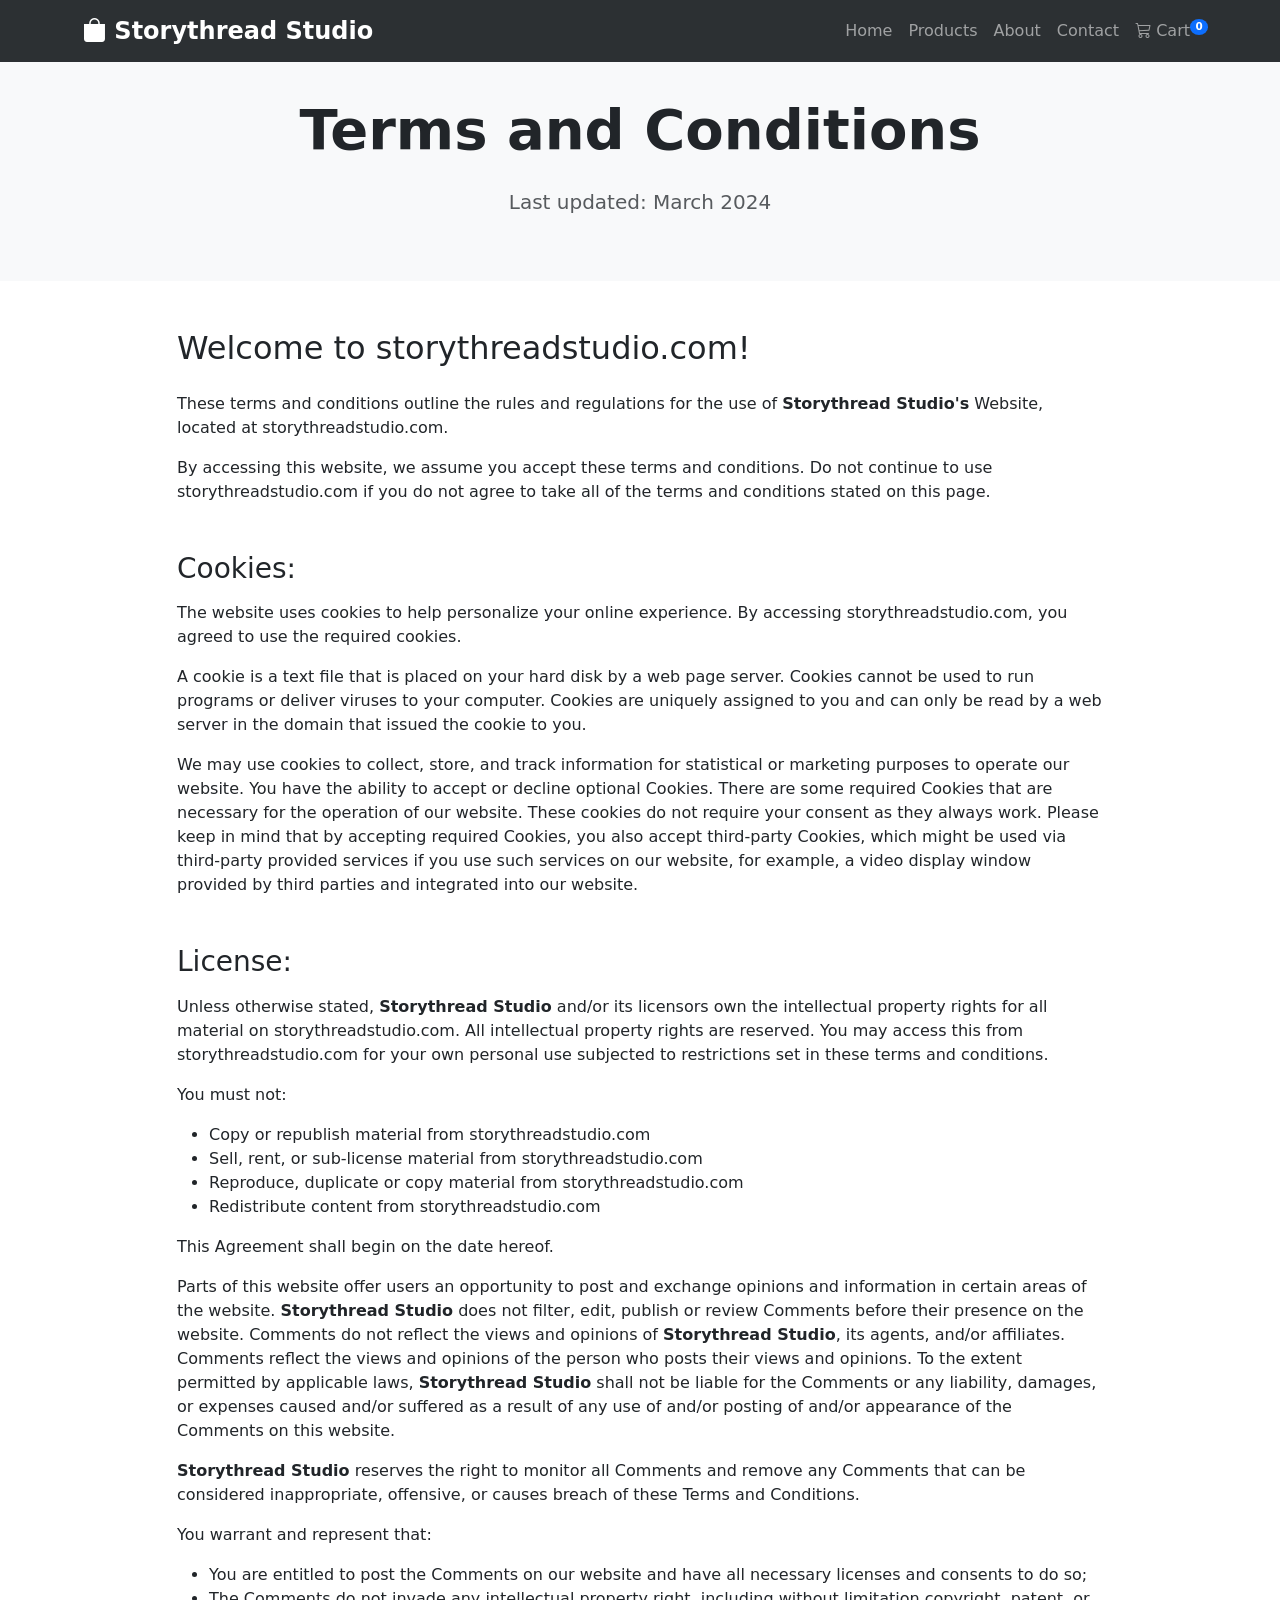
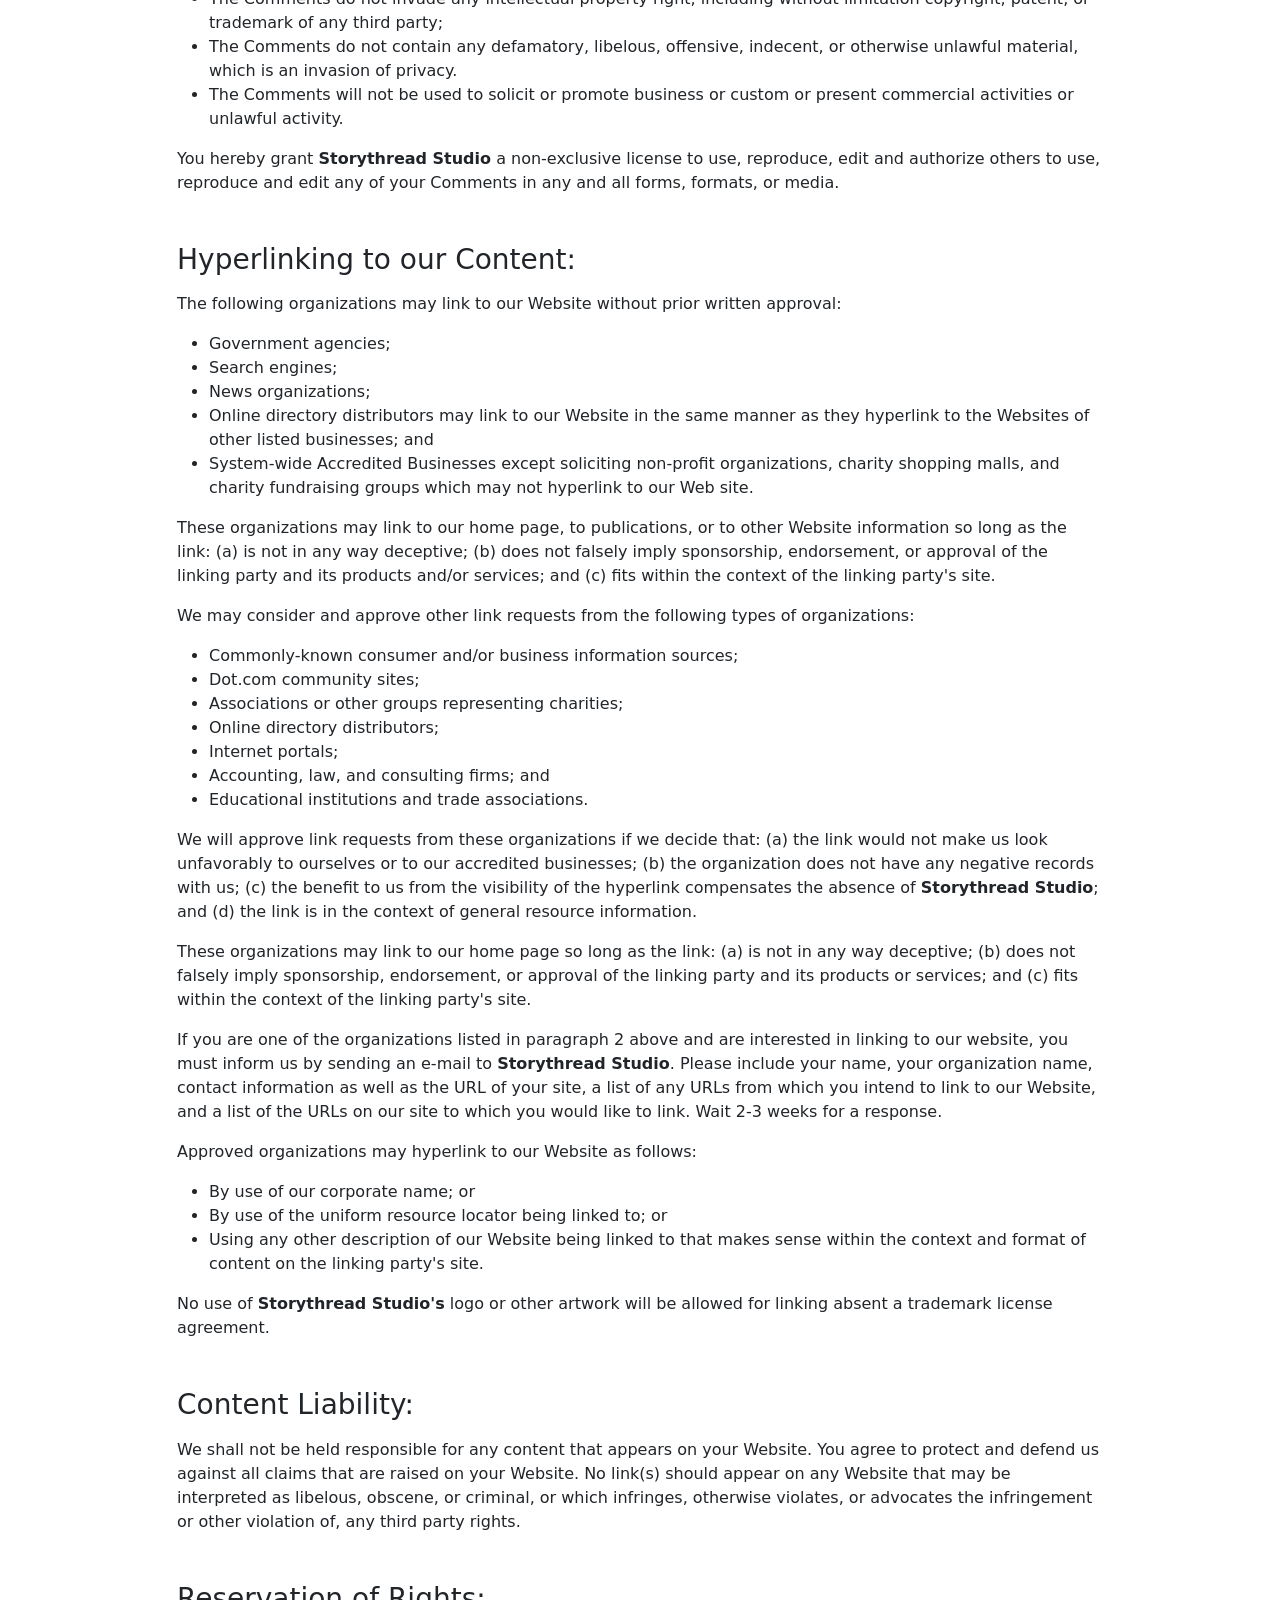
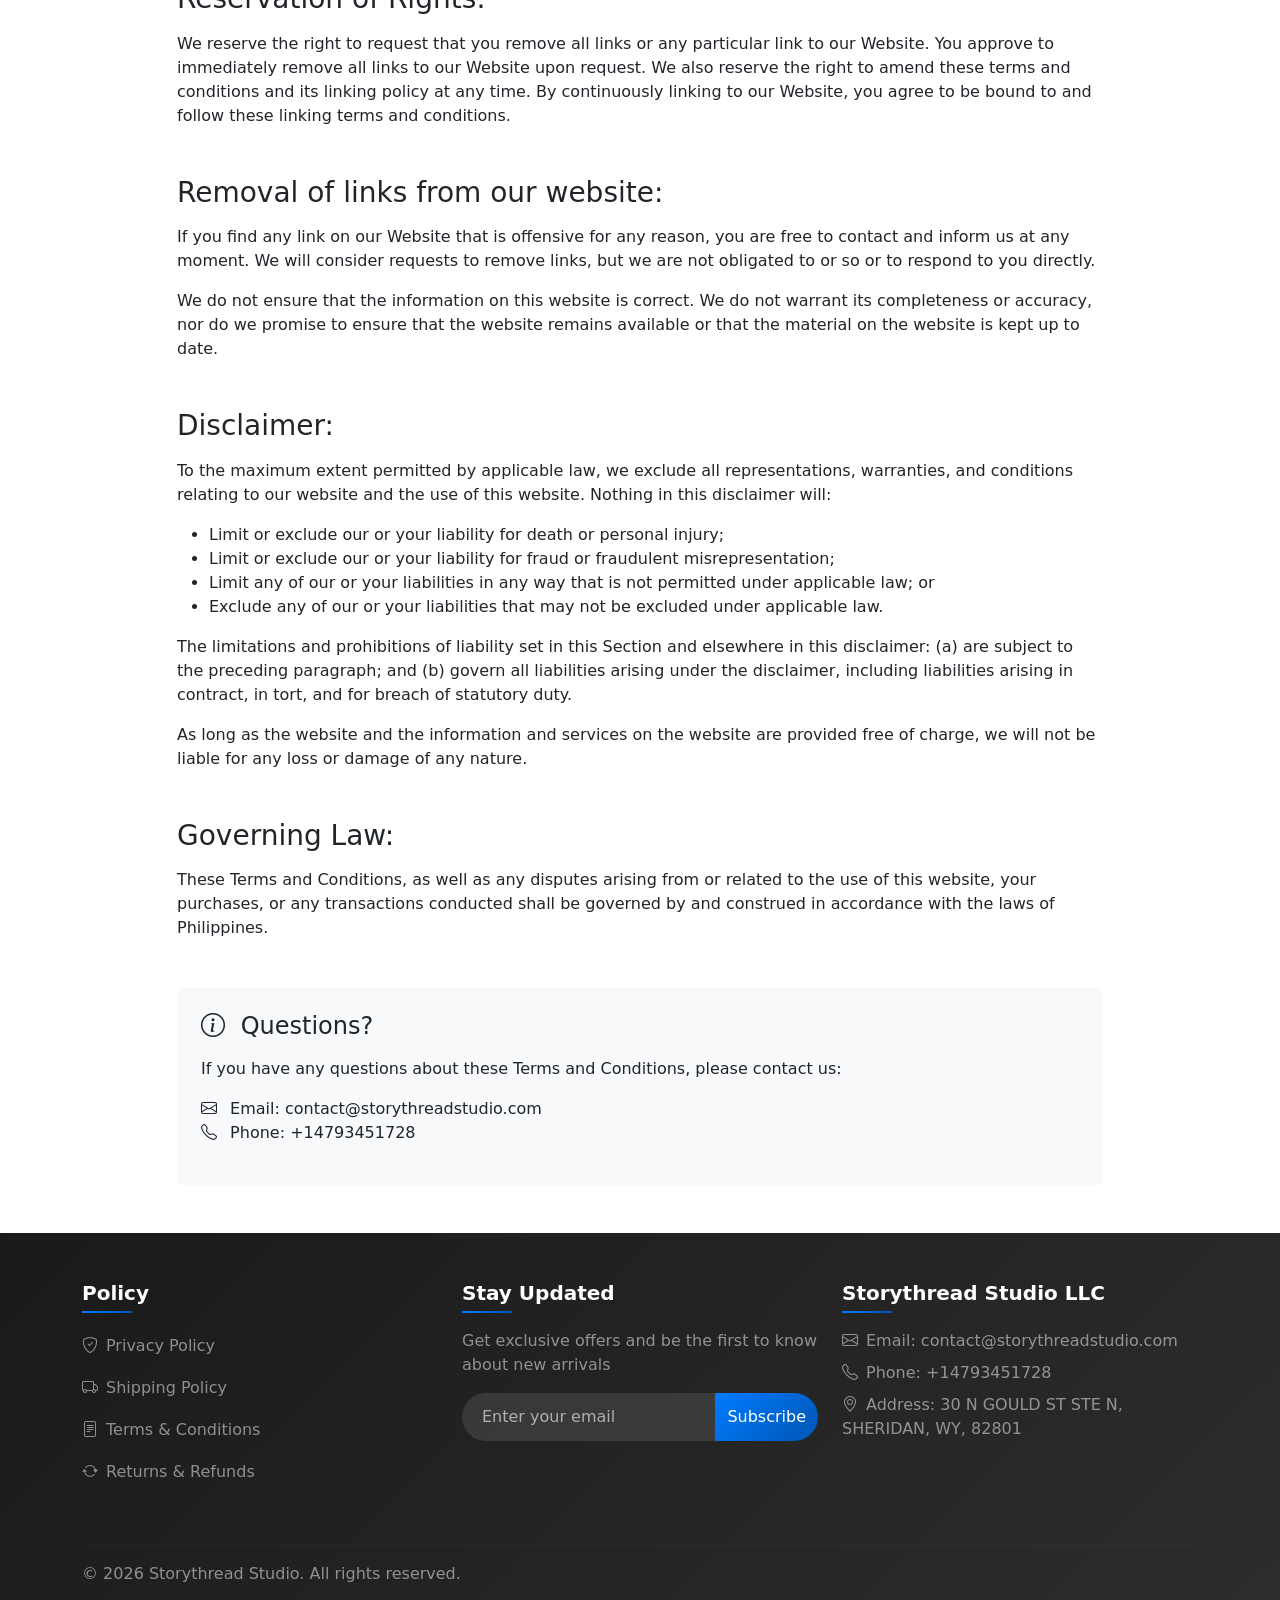
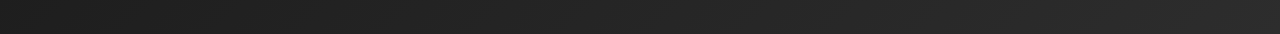
<file: terms-conditions.html>
<!DOCTYPE html>
<html lang="en">
<head>
    <meta charset="UTF-8">
    <meta name="viewport" content="width=device-width, initial-scale=1.0">
    <title>Terms and Conditions - Storythread Studio</title>
    
    <!-- Bootstrap CSS -->
    <link href="https://cdn.jsdelivr.net/npm/bootstrap@5.3.0/dist/css/bootstrap.min.css" rel="stylesheet">
    <!-- Bootstrap Icons -->
    <link rel="stylesheet" href="https://cdn.jsdelivr.net/npm/bootstrap-icons@1.11.0/font/bootstrap-icons.css">
    <!-- Custom CSS -->
    <link rel="stylesheet" href="css/style.css">
</head>
<body>
    <!-- Navigation -->
    <nav class="navbar navbar-expand-lg navbar-dark bg-dark fixed-top">
        <div class="container">
            <a class="navbar-brand" href="index.html">
                <i class="bi bi-bag-fill"></i> Storythread Studio
            </a>
            <button class="navbar-toggler" type="button" data-bs-toggle="collapse" data-bs-target="#navbarNav">
                <span class="navbar-toggler-icon"></span>
            </button>
            <div class="collapse navbar-collapse" id="navbarNav">
                <ul class="navbar-nav ms-auto">
                    <li class="nav-item">
                        <a class="nav-link" href="index.html">Home</a>
                    </li>
                    <li class="nav-item">
                        <a class="nav-link" href="products.html">Products</a>
                    </li>
                    <li class="nav-item">
                        <a class="nav-link" href="about.html">About</a>
                    </li>
                    <li class="nav-item">
                        <a class="nav-link" href="contact.html">Contact</a>
                    </li>
                    <li class="nav-item">
                        <a class="nav-link" href="cart.html">
                            <i class="bi bi-cart3"></i> Cart
                            <span class="badge bg-primary cart-count">0</span>
                        </a>
                    </li>
                </ul>
            </div>
        </div>
    </nav>

    <!-- Terms Header -->
    <section class="py-5 mt-5 bg-light">
        <div class="container">
            <div class="row">
                <div class="col-lg-8 mx-auto text-center">
                    <h1 class="display-4 fw-bold mb-4">Terms and Conditions</h1>
                    <p class="lead text-muted">Last updated: March 2024</p>
                </div>
            </div>
        </div>
    </section>

    <!-- Terms Content -->
    <section class="py-5">
        <div class="container">
            <div class="row">
                <div class="col-lg-10 mx-auto">
                    <div class="terms-content">
                        <h2 class="mb-4">Welcome to storythreadstudio.com!</h2>
                        
                        <p>These terms and conditions outline the rules and regulations for the use of <strong>Storythread Studio's</strong> Website, located at storythreadstudio.com.</p>
                        
                        <p>By accessing this website, we assume you accept these terms and conditions. Do not continue to use storythreadstudio.com if you do not agree to take all of the terms and conditions stated on this page.</p>
                        
                        <h3 class="mt-5 mb-3">Cookies:</h3>
                        <p>The website uses cookies to help personalize your online experience. By accessing storythreadstudio.com, you agreed to use the required cookies.</p>
                        
                        <p>A cookie is a text file that is placed on your hard disk by a web page server. Cookies cannot be used to run programs or deliver viruses to your computer. Cookies are uniquely assigned to you and can only be read by a web server in the domain that issued the cookie to you.</p>
                        
                        <p>We may use cookies to collect, store, and track information for statistical or marketing purposes to operate our website. You have the ability to accept or decline optional Cookies. There are some required Cookies that are necessary for the operation of our website. These cookies do not require your consent as they always work. Please keep in mind that by accepting required Cookies, you also accept third-party Cookies, which might be used via third-party provided services if you use such services on our website, for example, a video display window provided by third parties and integrated into our website.</p>
                        
                        <h3 class="mt-5 mb-3">License:</h3>
                        <p>Unless otherwise stated, <strong>Storythread Studio</strong> and/or its licensors own the intellectual property rights for all material on storythreadstudio.com. All intellectual property rights are reserved. You may access this from storythreadstudio.com for your own personal use subjected to restrictions set in these terms and conditions.</p>
                        
                        <p>You must not:</p>
                        <ul>
                            <li>Copy or republish material from storythreadstudio.com</li>
                            <li>Sell, rent, or sub-license material from storythreadstudio.com</li>
                            <li>Reproduce, duplicate or copy material from storythreadstudio.com</li>
                            <li>Redistribute content from storythreadstudio.com</li>
                        </ul>
                        
                        <p>This Agreement shall begin on the date hereof.</p>
                        
                        <p>Parts of this website offer users an opportunity to post and exchange opinions and information in certain areas of the website. <strong>Storythread Studio</strong> does not filter, edit, publish or review Comments before their presence on the website. Comments do not reflect the views and opinions of <strong>Storythread Studio</strong>, its agents, and/or affiliates. Comments reflect the views and opinions of the person who posts their views and opinions. To the extent permitted by applicable laws, <strong>Storythread Studio</strong> shall not be liable for the Comments or any liability, damages, or expenses caused and/or suffered as a result of any use of and/or posting of and/or appearance of the Comments on this website.</p>
                        
                        <p><strong>Storythread Studio</strong> reserves the right to monitor all Comments and remove any Comments that can be considered inappropriate, offensive, or causes breach of these Terms and Conditions.</p>
                        
                        <p>You warrant and represent that:</p>
                        <ul>
                            <li>You are entitled to post the Comments on our website and have all necessary licenses and consents to do so;</li>
                            <li>The Comments do not invade any intellectual property right, including without limitation copyright, patent, or trademark of any third party;</li>
                            <li>The Comments do not contain any defamatory, libelous, offensive, indecent, or otherwise unlawful material, which is an invasion of privacy.</li>
                            <li>The Comments will not be used to solicit or promote business or custom or present commercial activities or unlawful activity.</li>
                        </ul>
                        
                        <p>You hereby grant <strong>Storythread Studio</strong> a non-exclusive license to use, reproduce, edit and authorize others to use, reproduce and edit any of your Comments in any and all forms, formats, or media.</p>
                        
                        <h3 class="mt-5 mb-3">Hyperlinking to our Content:</h3>
                        <p>The following organizations may link to our Website without prior written approval:</p>
                        <ul>
                            <li>Government agencies;</li>
                            <li>Search engines;</li>
                            <li>News organizations;</li>
                            <li>Online directory distributors may link to our Website in the same manner as they hyperlink to the Websites of other listed businesses; and</li>
                            <li>System-wide Accredited Businesses except soliciting non-profit organizations, charity shopping malls, and charity fundraising groups which may not hyperlink to our Web site.</li>
                        </ul>
                        
                        <p>These organizations may link to our home page, to publications, or to other Website information so long as the link: (a) is not in any way deceptive; (b) does not falsely imply sponsorship, endorsement, or approval of the linking party and its products and/or services; and (c) fits within the context of the linking party's site.</p>
                        
                        <p>We may consider and approve other link requests from the following types of organizations:</p>
                        <ul>
                            <li>Commonly-known consumer and/or business information sources;</li>
                            <li>Dot.com community sites;</li>
                            <li>Associations or other groups representing charities;</li>
                            <li>Online directory distributors;</li>
                            <li>Internet portals;</li>
                            <li>Accounting, law, and consulting firms; and</li>
                            <li>Educational institutions and trade associations.</li>
                        </ul>
                        
                        <p>We will approve link requests from these organizations if we decide that: (a) the link would not make us look unfavorably to ourselves or to our accredited businesses; (b) the organization does not have any negative records with us; (c) the benefit to us from the visibility of the hyperlink compensates the absence of <strong>Storythread Studio</strong>; and (d) the link is in the context of general resource information.</p>
                        
                        <p>These organizations may link to our home page so long as the link: (a) is not in any way deceptive; (b) does not falsely imply sponsorship, endorsement, or approval of the linking party and its products or services; and (c) fits within the context of the linking party's site.</p>
                        
                        <p>If you are one of the organizations listed in paragraph 2 above and are interested in linking to our website, you must inform us by sending an e-mail to <strong>Storythread Studio</strong>. Please include your name, your organization name, contact information as well as the URL of your site, a list of any URLs from which you intend to link to our Website, and a list of the URLs on our site to which you would like to link. Wait 2-3 weeks for a response.</p>
                        
                        <p>Approved organizations may hyperlink to our Website as follows:</p>
                        <ul>
                            <li>By use of our corporate name; or</li>
                            <li>By use of the uniform resource locator being linked to; or</li>
                            <li>Using any other description of our Website being linked to that makes sense within the context and format of content on the linking party's site.</li>
                        </ul>
                        
                        <p>No use of <strong>Storythread Studio's</strong> logo or other artwork will be allowed for linking absent a trademark license agreement.</p>
                        
                        <h3 class="mt-5 mb-3">Content Liability:</h3>
                        <p>We shall not be held responsible for any content that appears on your Website. You agree to protect and defend us against all claims that are raised on your Website. No link(s) should appear on any Website that may be interpreted as libelous, obscene, or criminal, or which infringes, otherwise violates, or advocates the infringement or other violation of, any third party rights.</p>
                        
                        <h3 class="mt-5 mb-3">Reservation of Rights:</h3>
                        <p>We reserve the right to request that you remove all links or any particular link to our Website. You approve to immediately remove all links to our Website upon request. We also reserve the right to amend these terms and conditions and its linking policy at any time. By continuously linking to our Website, you agree to be bound to and follow these linking terms and conditions.</p>
                        
                        <h3 class="mt-5 mb-3">Removal of links from our website:</h3>
                        <p>If you find any link on our Website that is offensive for any reason, you are free to contact and inform us at any moment. We will consider requests to remove links, but we are not obligated to or so or to respond to you directly.</p>
                        
                        <p>We do not ensure that the information on this website is correct. We do not warrant its completeness or accuracy, nor do we promise to ensure that the website remains available or that the material on the website is kept up to date.</p>
                        
                        <h3 class="mt-5 mb-3">Disclaimer:</h3>
                        <p>To the maximum extent permitted by applicable law, we exclude all representations, warranties, and conditions relating to our website and the use of this website. Nothing in this disclaimer will:</p>
                        <ul>
                            <li>Limit or exclude our or your liability for death or personal injury;</li>
                            <li>Limit or exclude our or your liability for fraud or fraudulent misrepresentation;</li>
                            <li>Limit any of our or your liabilities in any way that is not permitted under applicable law; or</li>
                            <li>Exclude any of our or your liabilities that may not be excluded under applicable law.</li>
                        </ul>
                        
                        <p>The limitations and prohibitions of liability set in this Section and elsewhere in this disclaimer: (a) are subject to the preceding paragraph; and (b) govern all liabilities arising under the disclaimer, including liabilities arising in contract, in tort, and for breach of statutory duty.</p>
                        
                        <p>As long as the website and the information and services on the website are provided free of charge, we will not be liable for any loss or damage of any nature.</p>
                        
                        <h3 class="mt-5 mb-3">Governing Law:</h3>
                        <p>These Terms and Conditions, as well as any disputes arising from or related to the use of this website, your purchases, or any transactions conducted shall be governed by and construed in accordance with the laws of Philippines.</p>
                        
                        <div class="mt-5 p-4 bg-light rounded">
                            <h4 class="mb-3"><i class="bi bi-info-circle me-2"></i> Questions?</h4>
                            <p>If you have any questions about these Terms and Conditions, please contact us:</p>
                            <ul class="list-unstyled">
                                <li><i class="bi bi-envelope me-2"></i> Email: contact@storythreadstudio.com</li>
                                <li><i class="bi bi-telephone me-2"></i> Phone: +14793451728</li>
                            </ul>
                        </div>
                    </div>
                </div>
            </div>
        </div>
    </section>

    <!-- Footer -->
    <footer class="bg-dark text-white py-5">
        <div class="container">
            <div class="row">
                <!-- Policy Section -->
                <div class="col-lg-4 col-md-6 mb-4">
                    <h5 class="mb-3">Policy</h5>
                    <ul class="list-unstyled">
                        <li class="mb-2">
                            <a href="privacy-policy.html" class="text-white-50 text-decoration-none">
                                <i class="bi bi-shield-check me-2"></i>Privacy Policy
                            </a>
                        </li>
                        <li class="mb-2">
                            <a href="shipping-policy.html" class="text-white-50 text-decoration-none">
                                <i class="bi bi-truck me-2"></i>Shipping Policy
                            </a>
                        </li>
                        <li class="mb-2">
                            <a href="terms-conditions.html" class="text-white-50 text-decoration-none">
                                <i class="bi bi-file-text me-2"></i>Terms & Conditions
                            </a>
                        </li>
                        <li class="mb-2">
                            <a href="returns-refunds.html" class="text-white-50 text-decoration-none">
                                <i class="bi bi-arrow-repeat me-2"></i>Returns & Refunds
                            </a>
                        </li>
                    </ul>
                </div>
                
                <!-- Stay Updated Section -->
                <div class="col-lg-4 col-md-6 mb-4">
                    <h5 class="mb-3">Stay Updated</h5>
                    <p class="text-white-50 mb-3">Get exclusive offers and be the first to know about new arrivals</p>
                    <form class="newsletter-form">
                        <div class="input-group mb-3">
                            <input type="email" class="form-control" placeholder="Enter your email" required>
                            <button class="btn btn-primary" type="submit">Subscribe</button>
                        </div>
                    </form>
                </div>
                
                <!-- Storythread Studio Section -->
                <div class="col-lg-4 col-md-12 mb-4">
                    <h5 class="mb-3">Storythread Studio LLC</h5>
                    <p class="text-white-50 mb-2">
                        <i class="bi bi-envelope me-2"></i>Email: contact@storythreadstudio.com
                    </p>
                    <p class="text-white-50 mb-2">
                        <i class="bi bi-telephone me-2"></i>Phone: +14793451728
                    </p>
                    <p class="text-white-50 mb-0">
                        <i class="bi bi-geo-alt me-2"></i>Address: 30 N GOULD ST STE N, SHERIDAN, WY, 82801
                    </p>
                </div>
            </div>
            
            <!-- Bottom Footer -->
            <hr class="border-secondary">
            <div class="row">
                <div class="col-md-6">
                    <p class="text-white-50 mb-0">&copy; 2026 Storythread Studio. All rights reserved.</p>
                </div>
            </div>
        </div>
    </footer>

    <!-- Bootstrap JS -->
    <script src="https://cdn.jsdelivr.net/npm/bootstrap@5.3.0/dist/js/bootstrap.bundle.min.js"></script>
    <!-- Custom JS -->
    <script src="js/main.js"></script>
</body>
</html>
</file>
<file: css/style.css>
/* Custom Styles for Gentleman's Shirts E-commerce */

/* Modern Hero Section */
.hero-section-modern {
    height: 100vh;
    background: linear-gradient(135deg, #667eea 0%, #764ba2 100%);
    position: relative;
    display: flex;
    align-items: center;
    justify-content: center;
    overflow: hidden;
}

.hero-section-modern::before {
    content: '';
    position: absolute;
    top: 0;
    left: 0;
    right: 0;
    bottom: 0;
    background: url('https://images.unsplash.com/photo-1441986300917-64674bd600d8?ixlib=rb-4.0.3&ixid=M3wxMjA3fDB8MHxwaG90by1wYWdlfHx8fGVufDB8fHx8fA%3D%3D&auto=format&fit=crop&w=1000&q=80') center/cover;
    opacity: 0.2;
    z-index: 1;
}

.hero-overlay {
    position: absolute;
    top: 0;
    left: 0;
    right: 0;
    bottom: 0;
    background: rgba(0, 0, 0, 0.4);
    z-index: 2;
}

.hero-section-modern .container {
    position: relative;
    z-index: 3;
}

.hero-content {
    max-width: 800px;
    margin: 0 auto;
}

.scroll-indicator {
    position: absolute;
    bottom: 30px;
    left: 50%;
    transform: translateX(-50%);
    z-index: 4;
    animation: bounce 2s infinite;
}

@keyframes bounce {
    0%, 20%, 50%, 80%, 100% {
        transform: translateX(-50%) translateY(0);
    }
    40% {
        transform: translateX(-50%) translateY(-10px);
    }
    60% {
        transform: translateX(-50%) translateY(-5px);
    }
}

/* Animations */
.animate-fade-in {
    animation: fadeIn 1s ease-out;
}

.animate-slide-up {
    animation: slideUp 0.8s ease-out 0.3s both;
}

.animate-slide-up-delay {
    animation: slideUp 0.8s ease-out 0.6s both;
}

@keyframes slideUp {
    from {
        opacity: 0;
        transform: translateY(30px);
    }
    to {
        opacity: 1;
        transform: translateY(0);
    }
}

/* Category Cards */
.category-card {
    position: relative;
    overflow: hidden;
    border-radius: 15px;
    height: 300px;
    cursor: pointer;
    transition: transform 0.3s ease;
}

.category-card:hover {
    transform: translateY(-10px);
}

.category-image {
    width: 100%;
    height: 100%;
    overflow: hidden;
}

.category-image img {
    width: 100%;
    height: 100%;
    object-fit: cover;
    transition: transform 0.5s ease;
}

.category-card:hover .category-image img {
    transform: scale(1.1);
}

.category-overlay {
    position: absolute;
    top: 0;
    left: 0;
    right: 0;
    bottom: 0;
    background: linear-gradient(to top, rgba(0,0,0,0.8) 0%, rgba(0,0,0,0.4) 50%, transparent 100%);
    display: flex;
    flex-direction: column;
    justify-content: flex-end;
    align-items: center;
    text-align: center;
    padding: 30px;
    color: white;
    transition: background 0.3s ease;
}

.category-overlay h3 {
    font-size: 2rem;
    font-weight: bold;
    margin-bottom: 10px;
}

.category-overlay p {
    margin-bottom: 20px;
    opacity: 0.9;
}

/* Features Grid */
.features-grid {
    border-radius: 15px;
    overflow: hidden;
    box-shadow: 0 10px 30px rgba(0, 0, 0, 0.1);
}

.feature-item {
    padding: 40px 20px;
    transition: all 0.3s ease;
}

.feature-item:hover {
    transform: translateY(-5px);
    box-shadow: 0 10px 20px rgba(0, 0, 0, 0.1);
}

.feature-content h4 {
    font-size: 1.2rem;
    font-weight: 600;
    margin-bottom: 10px;
}

/* Product Price Styling */
.product-price {
    font-size: 1.3rem;
    font-weight: bold;
    color: #007bff;
}

.original-price {
    font-size: 1rem;
    color: #6c757d;
    text-decoration: line-through;
}

/* Sale Badge for Product Cards */
.product-card {
    position: relative;
    overflow: hidden;
}

.sale-badge {
    position: absolute;
    top: 10px;
    right: 10px;
    background: linear-gradient(135deg, #dc3545, #c82333);
    color: white;
    padding: 5px 10px;
    border-radius: 20px;
    font-size: 0.8rem;
    font-weight: bold;
    z-index: 10;
    animation: pulse 2s infinite;
}

@keyframes pulse {
    0%, 100% {
        transform: scale(1);
    }
    50% {
        transform: scale(1.05);
    }
}

/* Product Cards - Updated */
.product-card {
    transition: all 0.3s ease;
    height: 100%;
    border: none;
    border-radius: 15px;
    overflow: hidden;
    box-shadow: 0 5px 20px rgba(0, 0, 0, 0.1);
    background: white;
}

.clickable-product {
    cursor: pointer;
}

.clickable-product:hover {
    transform: translateY(-10px);
    box-shadow: 0 15px 40px rgba(0, 0, 0, 0.15);
}

.product-image {
    height: 280px;
    object-fit: cover;
    transition: transform 0.5s ease;
}

.clickable-product:hover .product-image {
    transform: scale(1.05);
}

.product-title {
    font-size: 1.1rem;
    font-weight: 600;
    margin-bottom: 0.5rem;
    color: #333;
}

.product-price {
    font-size: 1.3rem;
    font-weight: bold;
    color: #007bff;
}

.btn-add-cart {
    background: linear-gradient(135deg, #007bff, #0056b3);
    border: none;
    transition: all 0.3s ease;
    border-radius: 25px;
    padding: 8px 20px;
}

.btn-add-cart:hover {
    background: linear-gradient(135deg, #0056b3, #004085);
    transform: translateY(-2px);
}

/* Privacy Policy Page */
.privacy-content {
    line-height: 1.8;
    font-size: 1.1rem;
}

.privacy-content h3 {
    color: #333;
    font-weight: 600;
    margin-top: 2.5rem;
    margin-bottom: 1rem;
    padding-bottom: 0.5rem;
    border-bottom: 2px solid #007bff;
}

.privacy-content ul {
    margin-left: 20px;
    margin-bottom: 1rem;
}

.privacy-content ul li {
    margin-bottom: 0.5rem;
}

.privacy-content strong {
    color: #007bff;
}

/* Filter Pills */
.filter-btn {
    border-radius: 25px;
    padding: 8px 20px;
    transition: all 0.3s ease;
}

.filter-btn:hover {
    transform: translateY(-2px);
}

.filter-btn.active {
    background-color: #007bff;
    border-color: #007bff;
    color: white;
}

/* Newsletter Section */
.newsletter-section {
    background: linear-gradient(135deg, #007bff, #0056b3);
}

.form-control {
    border-radius: 25px;
    padding: 12px 20px;
}

/* Hero Section */
.hero-section {
    background: linear-gradient(135deg, #667eea 0%, #764ba2 100%);
    position: relative;
    overflow: hidden;
}

.hero-section::before {
    content: '';
    position: absolute;
    top: 0;
    left: 0;
    right: 0;
    bottom: 0;
    background: rgba(0, 0, 0, 0.3);
    z-index: 1;
}

.hero-section .container {
    position: relative;
    z-index: 2;
}

/* Navigation */
.navbar {
    transition: all 0.3s ease;
    backdrop-filter: blur(10px);
    background-color: rgba(33, 37, 41, 0.95) !important;
}

.navbar-brand {
    font-weight: bold;
    font-size: 1.5rem;
}

.nav-link {
    font-weight: 500;
    transition: color 0.3s ease;
}

.nav-link:hover {
    color: #007bff !important;
}

.cart-count {
    position: absolute;
    font-size: 0.65rem;
    background: #dc3545;
    color: white;
    border-radius: 50%;
    padding: 1px 4px;
    min-width: 18px;
    text-align: center;
    line-height: 1.3;
    font-weight: 600;
}

/* Product Cards */
.product-card {
    transition: transform 0.3s ease, box-shadow 0.3s ease;
    height: 100%;
    border: none;
    box-shadow: 0 2px 10px rgba(0, 0, 0, 0.1);
}

.product-card:hover {
    transform: translateY(-5px);
    box-shadow: 0 5px 20px rgba(0, 0, 0, 0.15);
}

.product-image {
    height: 300px;
    object-fit: cover;
    border-radius: 8px 8px 0 0;
}

.product-title {
    font-size: 1.1rem;
    font-weight: 600;
    margin-bottom: 0.5rem;
}

.product-price {
    font-size: 1.25rem;
    font-weight: bold;
    color: #007bff;
}

.btn-add-cart {
    background: linear-gradient(135deg, #007bff, #0056b3);
    border: none;
    transition: all 0.3s ease;
}

.btn-add-cart:hover {
    background: linear-gradient(135deg, #0056b3, #004085);
    transform: translateY(-2px);
}

/* Product Detail Page */
.product-image-container {
    position: relative;
}

.product-detail-main-image {
    border-radius: 10px;
    box-shadow: 0 10px 30px rgba(0, 0, 0, 0.1);
    width: 100%;
    height: 500px;
    object-fit: cover;
    transition: transform 0.3s ease;
}

.product-detail-main-image:hover {
    transform: scale(1.02);
}

#image-gallery {
    margin-top: 15px;
}

#image-gallery .col-3 {
    padding: 0 5px;
}

#image-gallery img {
    width: 100%;
    height: 120px;
    object-fit: cover;
    border-radius: 8px;
    cursor: pointer;
    transition: all 0.3s ease;
    border: 2px solid transparent;
}

#image-gallery img:hover {
    transform: translateY(-3px);
    box-shadow: 0 5px 15px rgba(0, 0, 0, 0.2);
}

#image-gallery img.border-primary {
    border-color: #007bff !important;
    transform: scale(1.05);
}

#image-gallery img.border-secondary {
    border-color: #dee2e6 !important;
}

/* Responsive adjustments */
@media (max-width: 768px) {
    .product-detail-main-image {
        height: 350px;
    }
    
    #image-gallery img {
        height: 80px;
    }
    
    #image-gallery .col-3 {
        padding: 0 3px;
    }
}

@media (max-width: 576px) {
    .product-detail-main-image {
        height: 280px;
    }
    
    #image-gallery img {
        height: 70px;
    }
}

.size-selector {
    display: flex;
    gap: 10px;
    margin: 20px 0;
}

.size-btn {
    width: 50px;
    height: 50px;
    border: 2px solid #dee2e6;
    background: white;
    border-radius: 8px;
    cursor: pointer;
    transition: all 0.3s ease;
}

.size-btn:hover {
    border-color: #007bff;
    background: #f8f9fa;
}

.size-btn.selected {
    border-color: #007bff;
    background: #007bff;
    color: white;
}

/* Shopping Cart */
.cart-item {
    border-bottom: 1px solid #dee2e6;
    padding: 20px 0;
}

.cart-item-image {
    width: 100px;
    height: 100px;
    object-fit: cover;
    border-radius: 8px;
}

.quantity-control {
    display: flex;
    align-items: center;
    gap: 10px;
}

.quantity-btn {
    width: 30px;
    height: 30px;
    border: 1px solid #dee2e6;
    background: white;
    border-radius: 4px;
    cursor: pointer;
}

.quantity-btn:hover {
    background: #f8f9fa;
}

/* About Page */
.about-hero {
    background: linear-gradient(135deg, #f5f7fa 0%, #c3cfe2 100%);
    padding: 100px 0;
}

.team-member {
    text-align: center;
    margin-bottom: 30px;
}

.team-member img {
    width: 200px;
    height: 200px;
    border-radius: 50%;
    object-fit: cover;
    margin-bottom: 20px;
    border: 5px solid #007bff;
}

/* Contact Page */
.contact-form {
    background: white;
    padding: 40px;
    border-radius: 10px;
    box-shadow: 0 10px 30px rgba(0, 0, 0, 0.1);
}

.contact-info {
    background: #f8f9fa;
    padding: 30px;
    border-radius: 10px;
}

/* Responsive */
@media (max-width: 768px) {
    .hero-section {
        text-align: center;
    }
    
    .hero-section h1 {
        font-size: 2rem;
    }
    
    .product-image {
        height: 200px;
    }
    
    .cart-item-image {
        width: 80px;
        height: 80px;
    }
}

/* Animations */
@keyframes fadeIn {
    from {
        opacity: 0;
        transform: translateY(20px);
    }
    to {
        opacity: 1;
        transform: translateY(0);
    }
}

.fade-in {
    animation: fadeIn 0.6s ease-out;
}

/* Footer Styles */
footer {
    background: linear-gradient(135deg, #1a1a1a 0%, #2d2d2d 100%) !important;
}

footer h5 {
    color: #ffffff;
    font-weight: 600;
    margin-bottom: 1.5rem;
    position: relative;
    padding-bottom: 0.5rem;
}

footer h5::after {
    content: '';
    position: absolute;
    bottom: 0;
    left: 0;
    width: 50px;
    height: 2px;
    background: linear-gradient(135deg, #007bff, #0056b3);
}

footer .list-unstyled li a {
    transition: all 0.3s ease;
    padding: 5px 0;
    display: block;
}

footer .list-unstyled li a:hover {
    color: #007bff !important;
    transform: translateX(5px);
}

footer .newsletter-form .form-control {
    border-radius: 25px 0 0 25px;
    border: none;
    background: rgba(255, 255, 255, 0.1);
    color: white;
}

footer .newsletter-form .form-control::placeholder {
    color: rgba(255, 255, 255, 0.6);
}

footer .newsletter-form .form-control:focus {
    background: rgba(255, 255, 255, 0.15);
    border-color: #007bff;
    box-shadow: 0 0 0 0.2rem rgba(0, 123, 255, 0.25);
}

footer .btn-primary {
    border-radius: 0 25px 25px 0;
    background: linear-gradient(135deg, #007bff, #0056b3);
    border: none;
    transition: all 0.3s ease;
}

footer .btn-primary:hover {
    background: linear-gradient(135deg, #0056b3, #004085);
    transform: translateY(-2px);
}

footer .social-links a {
    transition: all 0.3s ease;
    display: inline-block;
}

footer .social-links a:hover {
    color: #007bff !important;
    transform: translateY(-3px);
}

footer .contact-info p {
    transition: all 0.3s ease;
}

footer .contact-info p:hover {
    color: #ffffff !important;
    transform: translateX(5px);
}

footer .border-secondary {
    border-color: rgba(255, 255, 255, 0.1) !important;
}

footer .text-white-50 {
    transition: color 0.3s ease;
}

footer .text-white-50:hover {
    color: #ffffff !important;
}

/* Responsive Footer */
@media (max-width: 768px) {
    footer {
        text-align: center;
    }
    
    footer h5::after {
        left: 50%;
        transform: translateX(-50%);
    }
    
    footer .social-links {
        text-align: center;
    }
    
    footer .contact-info p {
        text-align: center;
    }
    
    footer .col-md-6.text-md-end {
        text-align: center !important;
    }
}

/* Toast Notifications */
.toast-container {
    position: fixed;
    top: 80px;
    right: 20px;
    z-index: 1050;
}

.custom-toast {
    background: white;
    border-radius: 8px;
    box-shadow: 0 5px 20px rgba(0, 0, 0, 0.15);
    padding: 15px 20px;
    margin-bottom: 10px;
    display: flex;
    align-items: center;
    gap: 10px;
    animation: slideIn 0.3s ease-out;
}

@keyframes slideIn {
    from {
        transform: translateX(100%);
        opacity: 0;
    }
    to {
        transform: translateX(0);
        opacity: 1;
    }
}

.toast-success {
    border-left: 4px solid #28a745;
}

.toast-error {
    border-left: 4px solid #dc3545;
}
</file>
